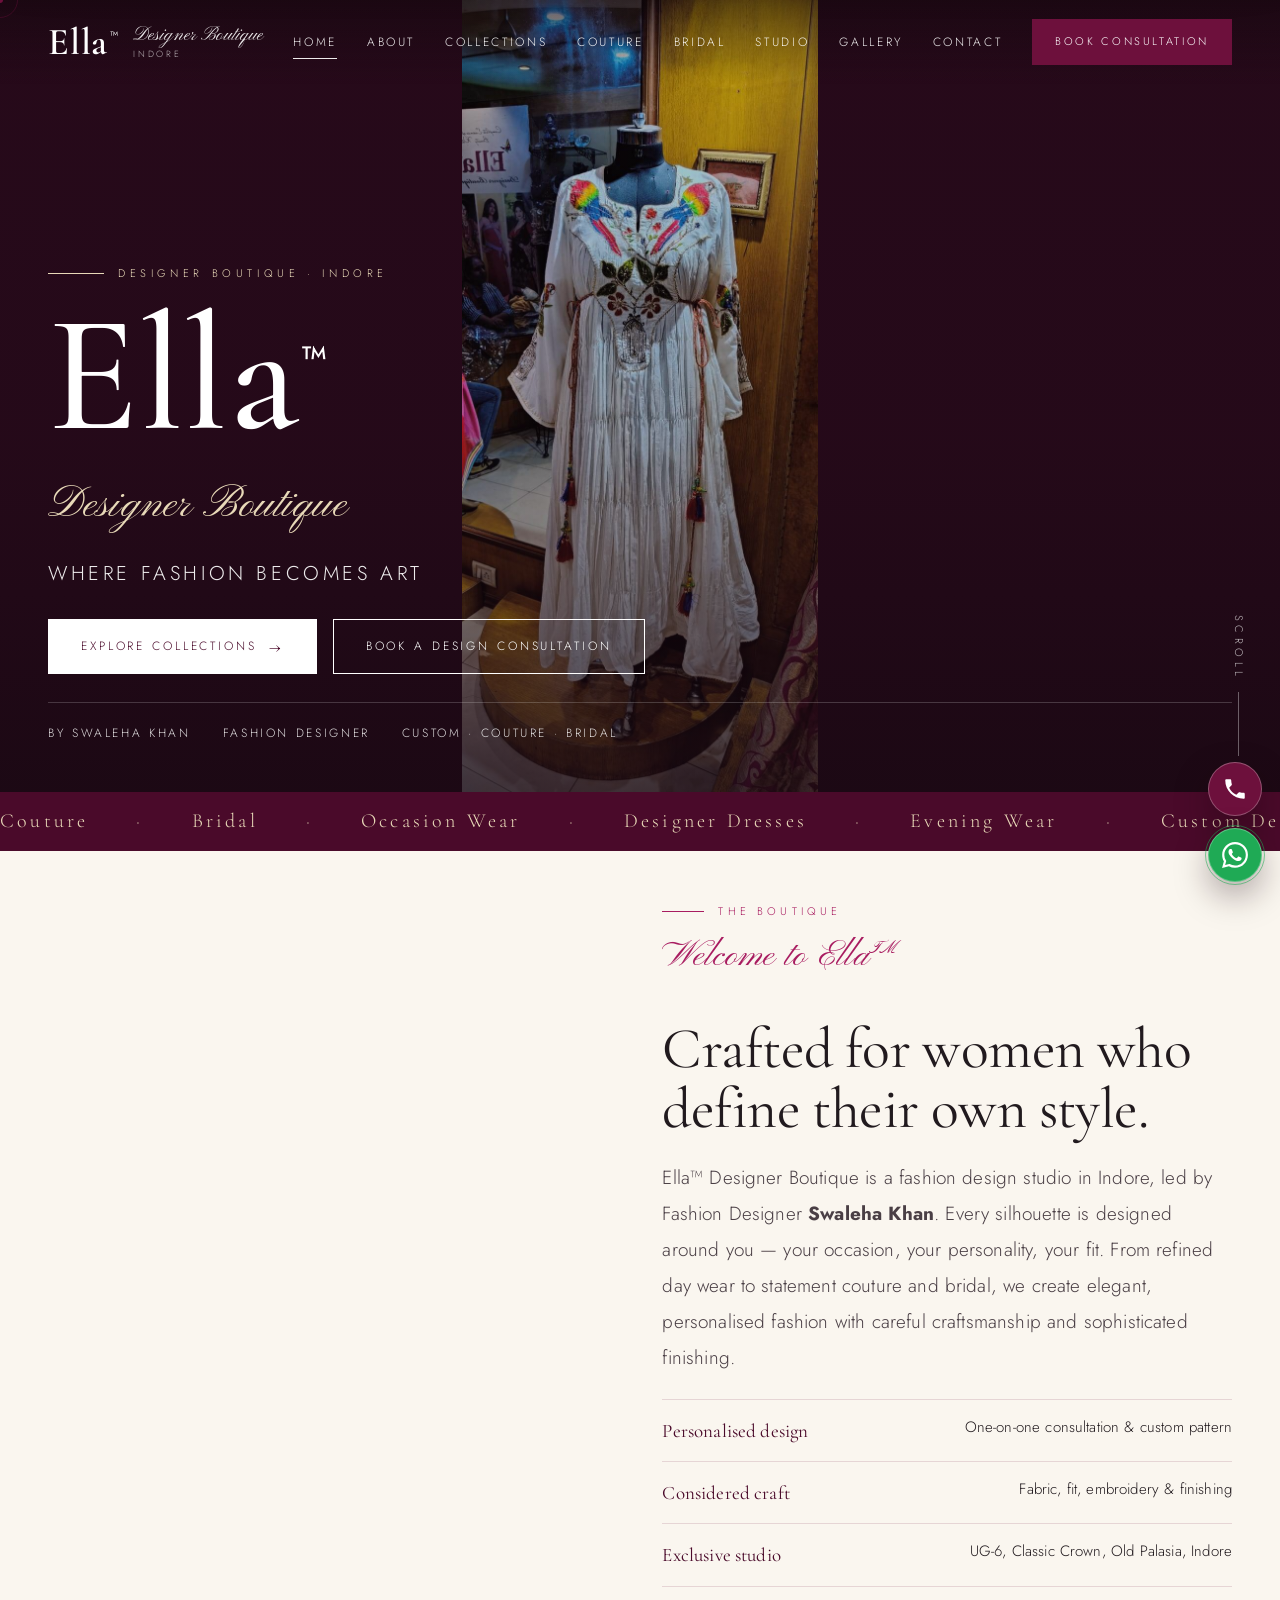
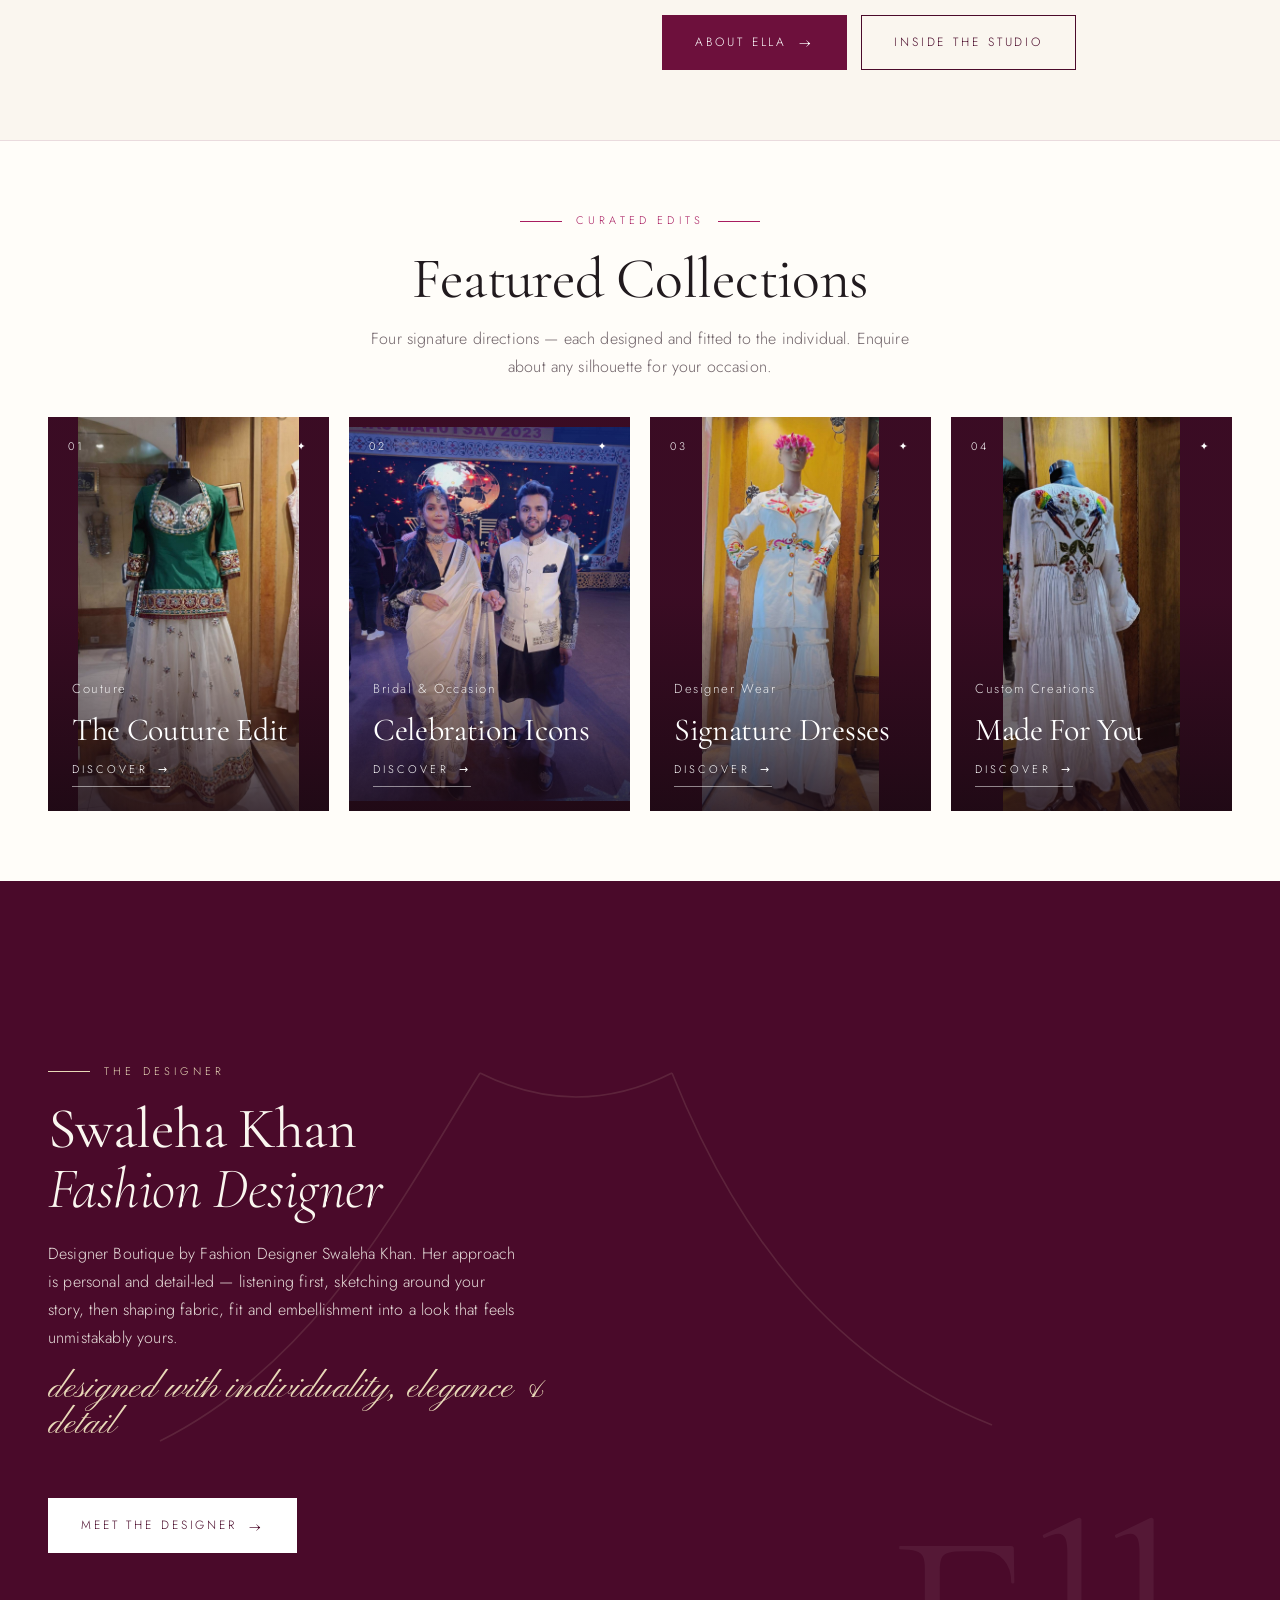
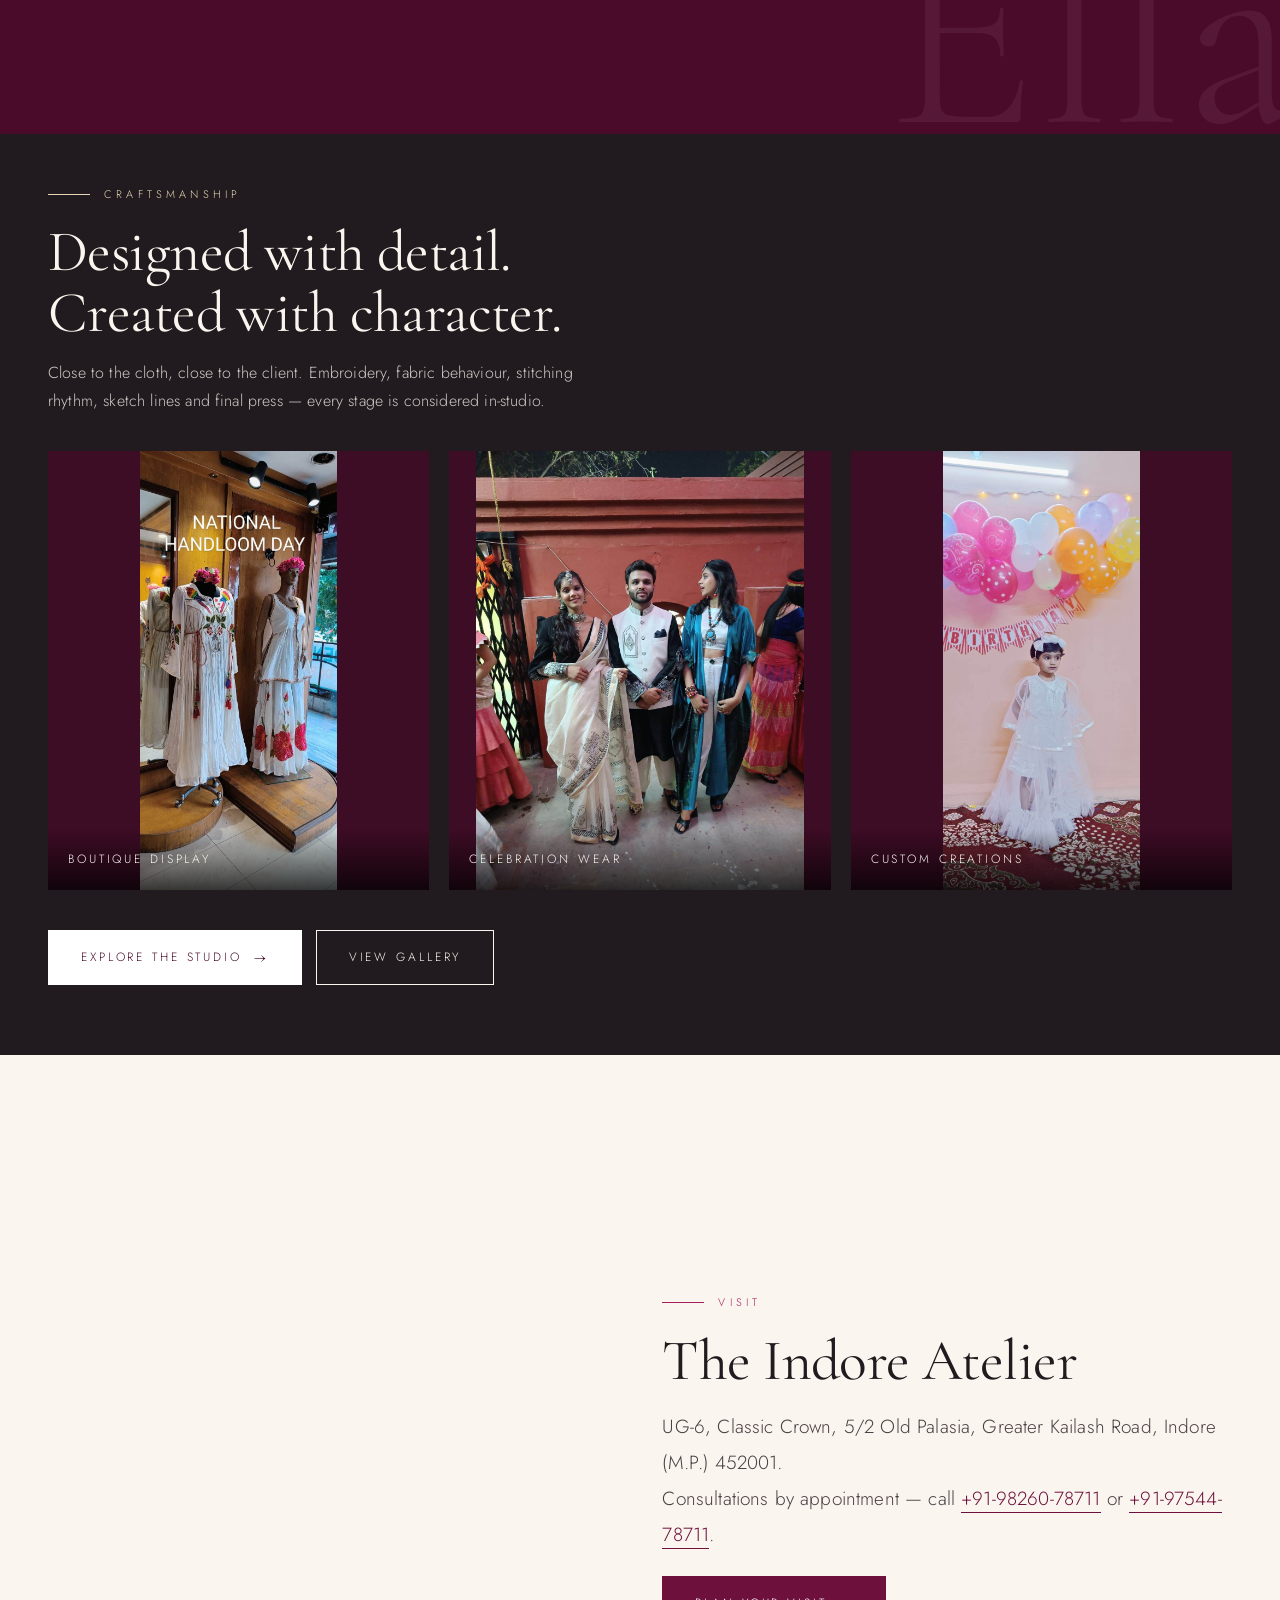
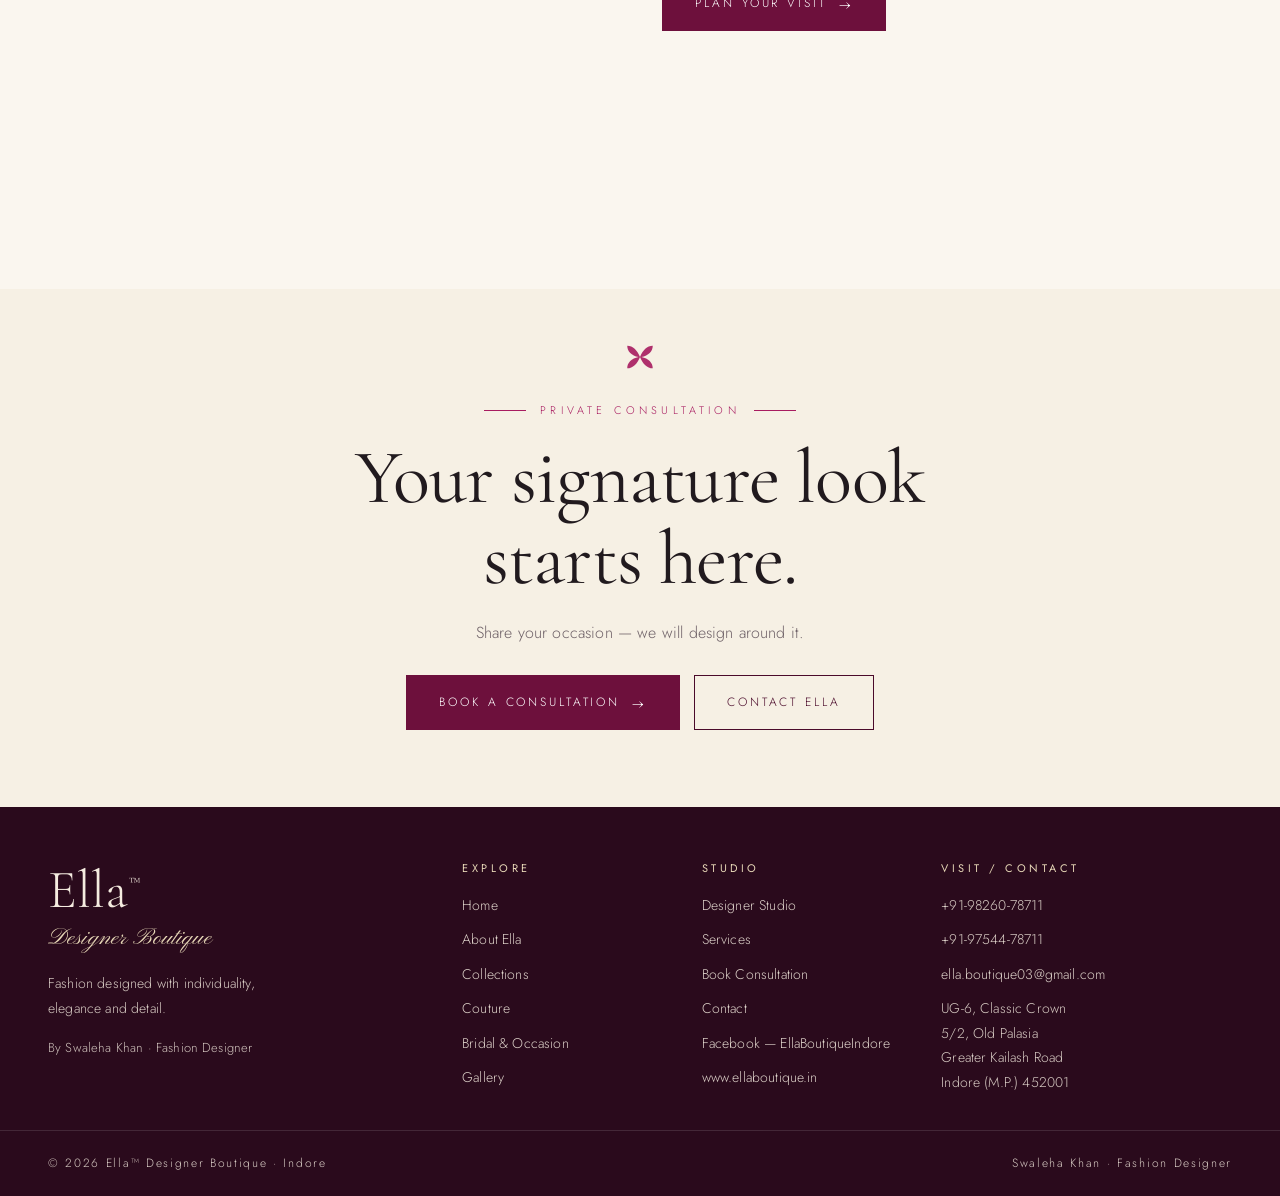
<file: index.html>
<!DOCTYPE html>
<html lang="en">
<head>
<meta charset="UTF-8">
<meta name="viewport" content="width=device-width, initial-scale=1.0">
<title>Ella™ Designer Boutique | Fashion Designer in Indore — Swaleha Khan</title>
<link rel="preload" as="image" href="assets/img/real/ella-parrot-gown.jpg">

<meta name="description" content="Ella™ Designer Boutique in Indore by Fashion Designer Swaleha Khan. Couture, bridal, occasion wear and custom designer wear crafted with individuality, elegance and detail.">
<meta property="og:title" content="Ella™ Designer Boutique — Where Fashion Becomes Art">
<meta property="og:description" content="Designer Boutique in Indore by Swaleha Khan. Couture · Bridal · Occasion · Custom Design.">
<meta property="og:type" content="website">
<meta property="og:image" content="https://www.ellaboutique.in/assets/img/hero-bridal.jpg">
<link rel="icon" href="data:image/svg+xml,<svg xmlns='http://www.w3.org/2000/svg' viewBox='0 0 100 100'><text y='.9em' font-size='90' font-family='Georgia'>E</text></svg>">
<link rel="preconnect" href="https://fonts.googleapis.com">
<link rel="preconnect" href="https://fonts.gstatic.com" crossorigin>
<link href="https://fonts.googleapis.com/css2?family=Cormorant+Garamond:ital,wght@0,300;0,400;0,500;0,600;1,400;1,500&family=Jost:wght@200;300;400;500&family=Pinyon+Script&display=swap" rel="stylesheet">
<link rel="stylesheet" href="assets/css/style.css?v=5">
<script type="application/ld+json">
{"@context":"https://schema.org","@type":"ClothingStore","name":"Ella™ Designer Boutique","founder":{"@type":"Person","name":"Swaleha Khan","jobTitle":"Fashion Designer"},"telephone":"+91-98260-78711","email":"ella.boutique03@gmail.com","address":{"@type":"PostalAddress","streetAddress":"UG-6, Classic Crown, 5/2, Old Palasia, Greater Kailash Road","addressLocality":"Indore","addressRegion":"Madhya Pradesh","postalCode":"452001","addressCountry":"IN"},"url":"https://www.ellaboutique.in","sameAs":["https://www.fb.com/EllaBoutiqueIndore"]}
</script>
</head>
<body>
<a class="skip-link" href="#main">Skip to content</a>
<div id="preloader" aria-hidden="true">
  <svg class="pre-butterfly" viewBox="0 0 24 24" fill="none"><path d="M12 12C10 7 7 4 3 4c0 4 3 7 8 8-5 1-8 4-8 8 4 0 7-3 9-8 2 5 5 8 9 8 0-4-3-7-8-8 5-1 8-4 8-8-4 0-7 3-9 8z" fill="#a81c60" opacity=".85"/></svg>
  <div class="pre-mark">Ella<sup>™</sup></div>
  <div class="pre-sub">Designer Boutique</div>
  <div class="pre-line"><span></span></div>
  <div class="pre-small">Indore · Swaleha Khan</div>
</div>
<div class="cursor-dot" aria-hidden="true"></div><div class="cursor-ring" aria-hidden="true"></div>

<header class="site-header transparent" data-transparent="true">
  <div class="header-inner">
    <a href="index.html" class="brand" aria-label="Ella Designer Boutique home">
      <span class="brand-mark">Ella<sup>™</sup></span>
      <span class="brand-sub"><small>Designer Boutique</small><span>Indore</span></span>
    </a>
    <nav class="nav-desktop" aria-label="Primary">
      <a href="index.html">Home</a><a href="about.html">About</a><a href="collections.html">Collections</a><a href="couture.html">Couture</a><a href="bridal.html">Bridal</a><a href="studio.html">Studio</a><a href="gallery.html">Gallery</a><a href="contact.html">Contact</a>
    </nav>
    <div class="header-cta">
      <a href="contact.html" class="btn btn-solid btn-sm">Book Consultation</a>
      <button class="hamburger" data-open-menu aria-label="Open menu"><span></span><span></span><span></span></button>
    </div>
  </div>
</header>
<nav class="mobile-nav" id="mobileNav" aria-label="Mobile">
  <button class="mobile-close" data-close-menu aria-label="Close menu">✕</button>
  <a class="mlink" href="index.html">Home <small>01</small></a>
  <a class="mlink" href="about.html">About <small>02</small></a>
  <a class="mlink" href="collections.html">Collections <small>03</small></a>
  <a class="mlink" href="couture.html">Couture <small>04</small></a>
  <a class="mlink" href="bridal.html">Bridal <small>05</small></a>
  <a class="mlink" href="studio.html">Studio <small>06</small></a>
  <a class="mlink" href="gallery.html">Gallery <small>07</small></a>
  <a class="mlink" href="services.html">Services <small>08</small></a>
  <a class="mlink" href="contact.html">Contact <small>09</small></a>
  <div class="mobile-meta">Swaleha Khan · Fashion Designer<br>+91-98260-78711 · Indore</div>
</nav>

<main id="main">
<!-- HERO -->
<section class="hero" aria-label="Ella Designer Boutique hero">
  <div class="hero-bg" data-parallax="0.08"><img src="assets/img/real/ella-parrot-gown.jpg" alt="White Ella designer gown with parrot embroidery at the boutique in Indore" loading="eager" fetchpriority="high" decoding="async"></div>
  <div class="hero-veil"></div>
  <div class="hero-content">
    <p class="hero-kicker">Designer Boutique · Indore</p>
    <h1 class="hero-title"><span class="ella">Ella<sup>™</sup></span></h1>
    <p class="hero-sub">Designer Boutique</p>
    <p class="hero-tag">Where Fashion Becomes Art</p>
    <div class="hero-ctas">
      <a href="collections.html" class="btn btn-light">Explore Collections <span class="arr">→</span></a>
      <a href="contact.html" class="btn btn-outline">Book a Design Consultation</a>
    </div>
    <div class="hero-meta"><span>By Swaleha Khan</span><span>Fashion Designer</span><span>Custom · Couture · Bridal</span></div>
  </div>
  <div class="scroll-hint">Scroll</div>
</section>

<div class="marquee" aria-hidden="true"><div class="marquee-track"><span>Couture</span><span>·</span><span>Bridal</span><span>·</span><span>Occasion Wear</span><span>·</span><span>Designer Dresses</span><span>·</span><span>Evening Wear</span><span>·</span><span>Custom Designs</span><span>·</span><span>Couture</span><span>·</span><span>Bridal</span><span>·</span><span>Occasion Wear</span><span>·</span><span>Designer Dresses</span><span>·</span><span>Evening Wear</span><span>·</span><span>Custom Designs</span><span>·</span></div></div>

<!-- INTRO -->
<section class="editorial"><div class="wrap two-col">
  <div class="editorial-img reveal-img">
    <div class="main"><img src="assets/img/real/ella-floral-sharara.jpg" alt="White Ella sharara set with red floral detailing on a boutique mannequin" loading="eager" fetchpriority="high" decoding="async"></div>
    <div class="overlap"><img src="assets/img/real/ella-butterfly-kaftan.jpg" alt="White Ella kaftan with butterfly embroidery detailing" loading="eager" fetchpriority="high" decoding="async"></div>
  </div>
  <div class="reveal">
    <p class="eyebrow">The Boutique</p>
    <p class="script-accent">Welcome to Ella™</p>
    <h2 class="h-section">Crafted for women who define their own style.</h2>
    <p class="lead" style="margin-top:20px">Ella™ Designer Boutique is a fashion design studio in Indore, led by Fashion Designer <strong>Swaleha Khan</strong>. Every silhouette is designed around you — your occasion, your personality, your fit. From refined day wear to statement couture and bridal, we create elegant, personalised fashion with careful craftsmanship and sophisticated finishing.</p>
    <ul class="fine-list">
      <li><strong>Personalised design</strong><span>One-on-one consultation & custom pattern</span></li>
      <li><strong>Considered craft</strong><span>Fabric, fit, embroidery & finishing</span></li>
      <li><strong>Exclusive studio</strong><span>UG-6, Classic Crown, Old Palasia, Indore</span></li>
    </ul>
    <div style="display:flex;gap:14px;flex-wrap:wrap;margin-top:28px">
      <a href="about.html" class="btn btn-solid">About Ella <span class="arr">→</span></a>
      <a href="studio.html" class="btn btn-outline" style="color:var(--wine)">Inside the Studio</a>
    </div>
  </div>
</div></section>

<!-- FEATURED COLLECTIONS -->
<section class="pad" style="background:var(--offwhite);border-top:1px solid var(--line)">
<div class="wrap">
  <p class="eyebrow center">Curated Edits</p>
  <h2 class="h-section center">Featured Collections</h2>
  <p class="center" style="color:#6f6268;max-width:60ch;margin:16px auto 0">Four signature directions — each designed and fitted to the individual. Enquire about any silhouette for your occasion.</p>
  <div class="cards-4 stagger">
    <a class="coll-card" href="couture.html"><img src="assets/img/real/ella-green-lehenga.jpg" alt="Emerald Ella choli with mirror work and embellished white lehenga" loading="lazy" decoding="async"><span class="cc-top"><span>01</span><span>✦</span></span><span class="cc-bottom"><p>Couture</p><h3>The Couture Edit</h3><span class="cc-link">Discover <i>→</i></span></span></a>
    <a class="coll-card" href="bridal.html"><img src="assets/img/real/ella-stage-couple.jpg" alt="Ella designer outfits presented at a fashion showcase" loading="lazy" decoding="async"><span class="cc-top"><span>02</span><span>✦</span></span><span class="cc-bottom"><p>Bridal & Occasion</p><h3>Celebration Icons</h3><span class="cc-link">Discover <i>→</i></span></span></a>
    <a class="coll-card" href="collections.html"><img src="assets/img/real/ella-sharara-white.jpg" alt="White Ella jacket-style outfit with colourful embroidery and sharara" loading="lazy" decoding="async"><span class="cc-top"><span>03</span><span>✦</span></span><span class="cc-bottom"><p>Designer Wear</p><h3>Signature Dresses</h3><span class="cc-link">Discover <i>→</i></span></span></a>
    <a class="coll-card" href="services.html"><img src="assets/img/real/ella-parrot-back.jpg" alt="Hand-embroidered back detailing of an Ella designer gown" loading="lazy" decoding="async"><span class="cc-top"><span>04</span><span>✦</span></span><span class="cc-bottom"><p>Custom Creations</p><h3>Made For You</h3><span class="cc-link">Discover <i>→</i></span></span></a>
  </div>
</div>
</section>

<!-- DESIGNER -->
<section class="band-wine">
<svg class="sketch-lines" viewBox="0 0 800 400" fill="none" stroke="#e8d9b8" stroke-width="1"><path d="M100 350 C 200 300, 250 200, 300 120 M300 120 C 340 140, 380 140, 420 120 M420 120 C 460 220, 520 300, 620 340"/></svg>
<div class="wrap two-col">
  <div class="reveal">
    <p class="eyebrow light">The Designer</p>
    <h2 class="h-section">Swaleha Khan<br><span style="font-style:italic;font-weight:300">Fashion Designer</span></h2>
    <p style="opacity:.9;margin-top:20px;max-width:52ch">Designer Boutique by Fashion Designer Swaleha Khan. Her approach is personal and detail-led — listening first, sketching around your story, then shaping fabric, fit and embellishment into a look that feels unmistakably yours.</p>
    <p class="script-accent" style="color:var(--gold-light)">designed with individuality, elegance & detail</p>
    <a href="about.html" class="btn btn-light" style="margin-top:12px">Meet the Designer <span class="arr">→</span></a>
  </div>
  <div class="reveal-img"><div class="img-frame img-ratio-45"><img src="assets/img/real/ella-stage-trio.jpg" alt="Ella designer creations presented on stage at a fashion event" loading="lazy" decoding="async"></div></div>
</div>
</section>

<!-- CRAFTSMANSHIP -->
<section class="craft">
<div class="wrap">
  <p class="eyebrow light">Craftsmanship</p>
  <h2 class="h-section">Designed with detail.<br>Created with character.</h2>
  <p style="opacity:.8;max-width:62ch;margin-top:16px">Close to the cloth, close to the client. Embroidery, fabric behaviour, stitching rhythm, sketch lines and final press — every stage is considered in-studio.</p>
  <div class="craft-grid stagger">
    <figure class="craft-item" style="margin:0"><img src="assets/img/real/ella-boutique-display.jpg" alt="Handcrafted Ella outfits on display inside the boutique" loading="lazy" decoding="async"><figcaption>Boutique Display</figcaption></figure>
    <figure class="craft-item" style="margin:0"><img src="assets/img/real/ella-celebration-group.jpg" alt="Ella designer saree, Nehru jacket and cape set worn at a celebration" loading="lazy" decoding="async"><figcaption>Celebration Wear</figcaption></figure>
    <figure class="craft-item" style="margin:0"><img src="assets/img/real/ella-kids-gown.jpg" alt="Custom white Ella gown worn at a birthday celebration" loading="lazy" decoding="async"><figcaption>Custom Creations</figcaption></figure>
  </div>
  <div style="margin-top:40px;display:flex;gap:14px;flex-wrap:wrap">
    <a href="studio.html" class="btn btn-light">Explore the Studio <span class="arr">→</span></a>
    <a href="gallery.html" class="btn btn-outline">View Gallery</a>
  </div>
</div>
</section>

<!-- VISIT -->
<section class="editorial"><div class="wrap two-col">
  <div class="reveal-img"><div class="img-frame img-ratio-45"><img src="assets/img/real/ella-storefront.jpg" alt="Ella Designer Boutique storefront in Indore" loading="lazy" decoding="async"></div></div>
  <div class="reveal">
    <p class="eyebrow">Visit</p>
    <h2 class="h-section">The Indore Atelier</h2>
    <p class="lead" style="margin-top:18px">UG-6, Classic Crown, 5/2 Old Palasia, Greater Kailash Road, Indore (M.P.) 452001.<br>Consultations by appointment — call <a href="tel:+919826078711" style="color:var(--burgundy);border-bottom:1px solid">+91-98260-78711</a> or <a href="tel:+919754478711" style="color:var(--burgundy);border-bottom:1px solid">+91-97544-78711</a>.</p>
    <a href="contact.html" class="btn btn-solid">Plan Your Visit <span class="arr">→</span></a>
  </div>
</div></section>

<!-- FINAL CTA -->
<section class="final-cta">
  <div class="wrap">
    <svg class="butterfly-deco" viewBox="0 0 24 24" fill="none"><path d="M12 12C10 7 7 4 3 4c0 4 3 7 8 8-5 1-8 4-8 8 4 0 7-3 9-8 2 5 5 8 9 8 0-4-3-7-8-8 5-1 8-4 8-8-4 0-7 3-9 8z" fill="#a81c60"/></svg>
    <p class="eyebrow center">Private Consultation</p>
    <h2>Your signature look starts here.</h2>
    <p style="color:#6f6268">Share your occasion — we will design around it.</p>
    <div style="display:flex;gap:14px;justify-content:center;flex-wrap:wrap;margin-top:28px">
      <a href="contact.html" class="btn btn-solid">Book a Consultation <span class="arr">→</span></a>
      <a href="contact.html" class="btn btn-outline" style="color:var(--wine)">Contact Ella</a>
    </div>
  </div>
</section>
</main>

<footer>
  <div class="foot-grid">
    <div><div class="foot-brand">Ella<sup>™</sup></div><div class="foot-script">Designer Boutique</div><p class="foot-tag">Fashion designed with individuality, elegance and detail.</p><p style="font-size:13px;opacity:.8;margin-top:16px">By Swaleha Khan · Fashion Designer</p></div>
    <div><h4>Explore</h4><ul><li><a href="index.html">Home</a></li><li><a href="about.html">About Ella</a></li><li><a href="collections.html">Collections</a></li><li><a href="couture.html">Couture</a></li><li><a href="bridal.html">Bridal & Occasion</a></li><li><a href="gallery.html">Gallery</a></li></ul></div>
    <div><h4>Studio</h4><ul><li><a href="studio.html">Designer Studio</a></li><li><a href="services.html">Services</a></li><li><a href="contact.html">Book Consultation</a></li><li><a href="contact.html">Contact</a></li><li><a href="https://www.fb.com/EllaBoutiqueIndore" target="_blank" rel="noopener">Facebook — EllaBoutiqueIndore</a></li><li><a href="https://www.ellaboutique.in" target="_blank" rel="noopener">www.ellaboutique.in</a></li></ul></div>
    <div><h4>Visit / Contact</h4><ul><li><a href="tel:+919826078711">+91-98260-78711</a></li><li><a href="tel:+919754478711">+91-97544-78711</a></li><li><a href="mailto:ella.boutique03@gmail.com">ella.boutique03@gmail.com</a></li><li style="opacity:.85">UG-6, Classic Crown<br>5/2, Old Palasia<br>Greater Kailash Road<br>Indore (M.P.) 452001</li></ul></div>
  </div>
  <div class="foot-bottom"><span>© <span id="yr"></span> Ella™ Designer Boutique · Indore</span><span>Swaleha Khan · Fashion Designer</span></div>
</footer>
<div class="float-cta" aria-label="Quick contact">
  <a class="float-btn float-call" href="tel:+919826078711" aria-label="Call Ella Boutique at +91-98260-78711"><svg viewBox="0 0 24 24" aria-hidden="true"><path d="M6.62 10.79c1.44 2.83 3.76 5.14 6.59 6.59l2.2-2.2c.27-.27.67-.36 1.02-.24 1.12.37 2.33.57 3.57.57.55 0 1 .45 1 1V20c0 .55-.45 1-1 1-9.39 0-17-7.61-17-17 0-.55.45-1 1-1h3.5c.55 0 1 .45 1 1 0 1.25.2 2.45.57 3.57.11.35.03.74-.25 1.02l-2.2 2.2z"/></svg><span class="float-tip">Call Now</span></a>
  <a class="float-btn float-wa" href="https://wa.me/919826078711?text=Hello%20Ella%20Designer%20Boutique%2C%20I%20would%20like%20to%20book%20a%20design%20consultation." target="_blank" rel="noopener" aria-label="Chat with Ella Boutique on WhatsApp"><svg viewBox="0 0 24 24" aria-hidden="true"><path d="M17.472 14.382c-.297-.149-1.758-.867-2.03-.967-.273-.099-.471-.148-.67.15-.197.297-.767.966-.94 1.164-.173.199-.347.223-.644.075-.297-.15-1.255-.463-2.39-1.475-.883-.788-1.48-1.761-1.653-2.059-.173-.297-.018-.458.13-.606.134-.133.298-.347.446-.52.149-.174.198-.298.298-.497.099-.198.05-.371-.025-.52-.075-.149-.669-1.612-.916-2.207-.242-.579-.487-.5-.669-.51-.173-.008-.371-.01-.57-.01-.198 0-.52.074-.792.372-.272.297-1.04 1.016-1.04 2.479 0 1.462 1.065 2.875 1.213 3.074.149.198 2.096 3.2 5.077 4.487.709.306 1.262.489 1.694.625.712.227 1.36.195 1.871.118.571-.085 1.758-.719 2.006-1.413.248-.694.248-1.289.173-1.413-.074-.124-.272-.198-.57-.347m-5.421 7.403h-.004a9.87 9.87 0 0 1-5.031-1.378l-.361-.214-3.741.982.998-3.648-.235-.374a9.86 9.86 0 0 1-1.51-5.26c.001-5.45 4.436-9.884 9.888-9.884 2.64 0 5.122 1.03 6.988 2.898a9.825 9.825 0 0 1 2.893 6.994c-.003 5.45-4.437 9.884-9.885 9.884m8.413-18.297A11.815 11.815 0 0 0 12.05 0C5.495 0 .16 5.335.157 11.892c0 2.096.547 4.142 1.588 5.945L.057 24l6.305-1.654a11.882 11.882 0 0 0 5.683 1.448h.005c6.554 0 11.89-5.335 11.893-11.893a11.821 11.821 0 0 0-3.48-8.413z"/></svg><span class="float-tip">WhatsApp</span></a>
</div>
<script src="assets/js/main.js?v=5" defer></script>
</body>
</html>
</file>
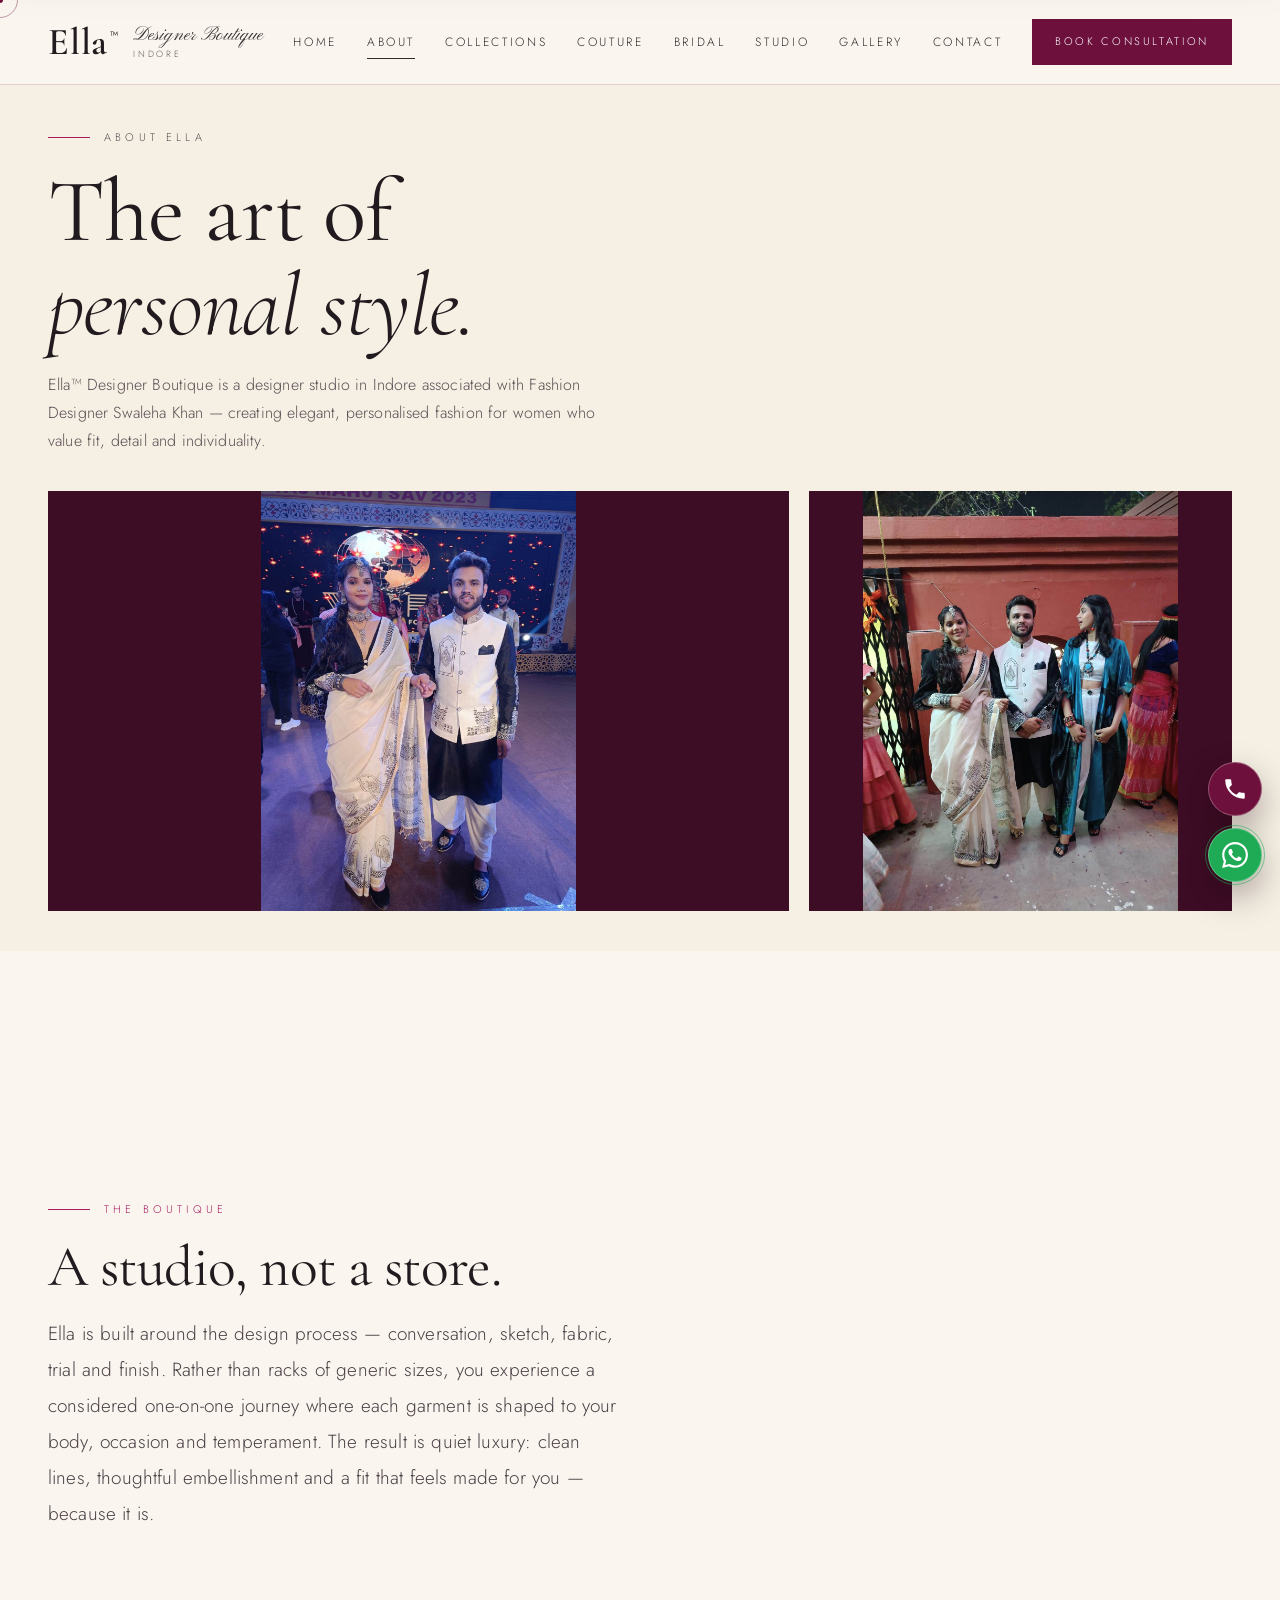
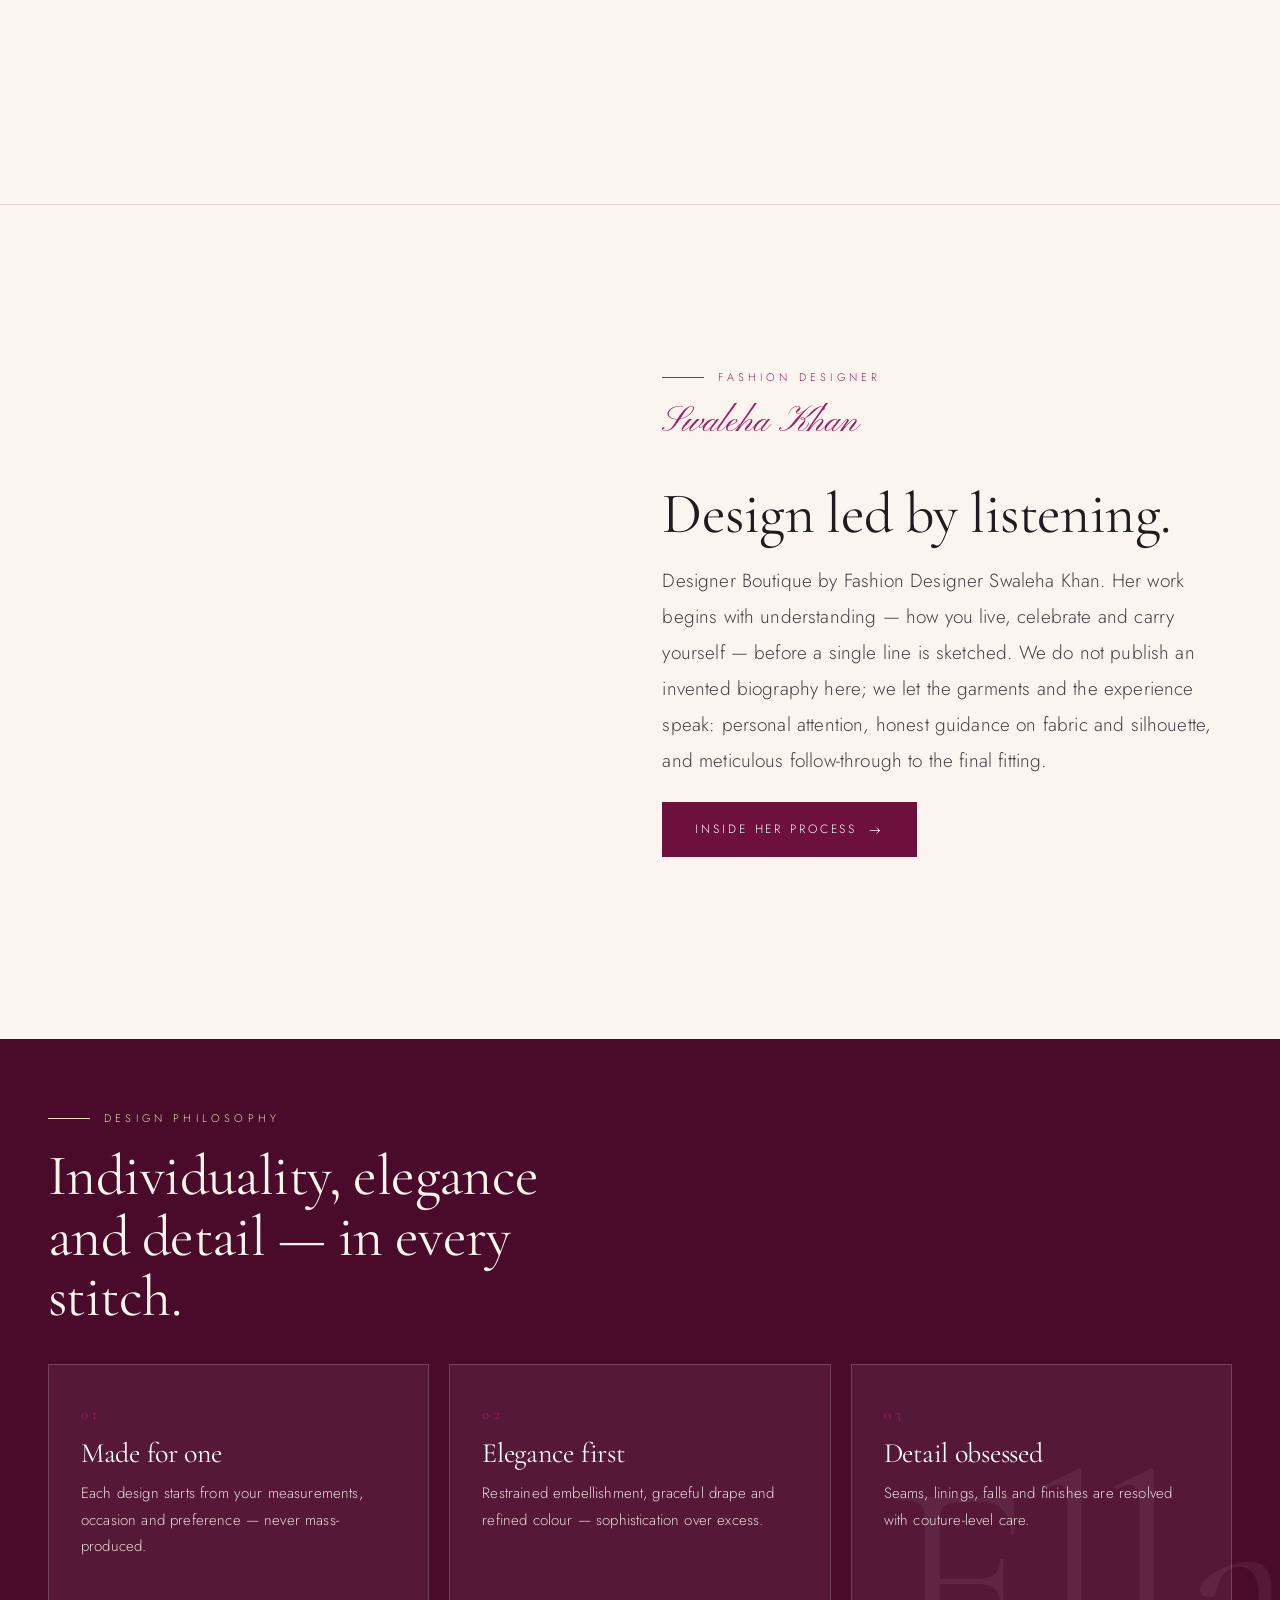
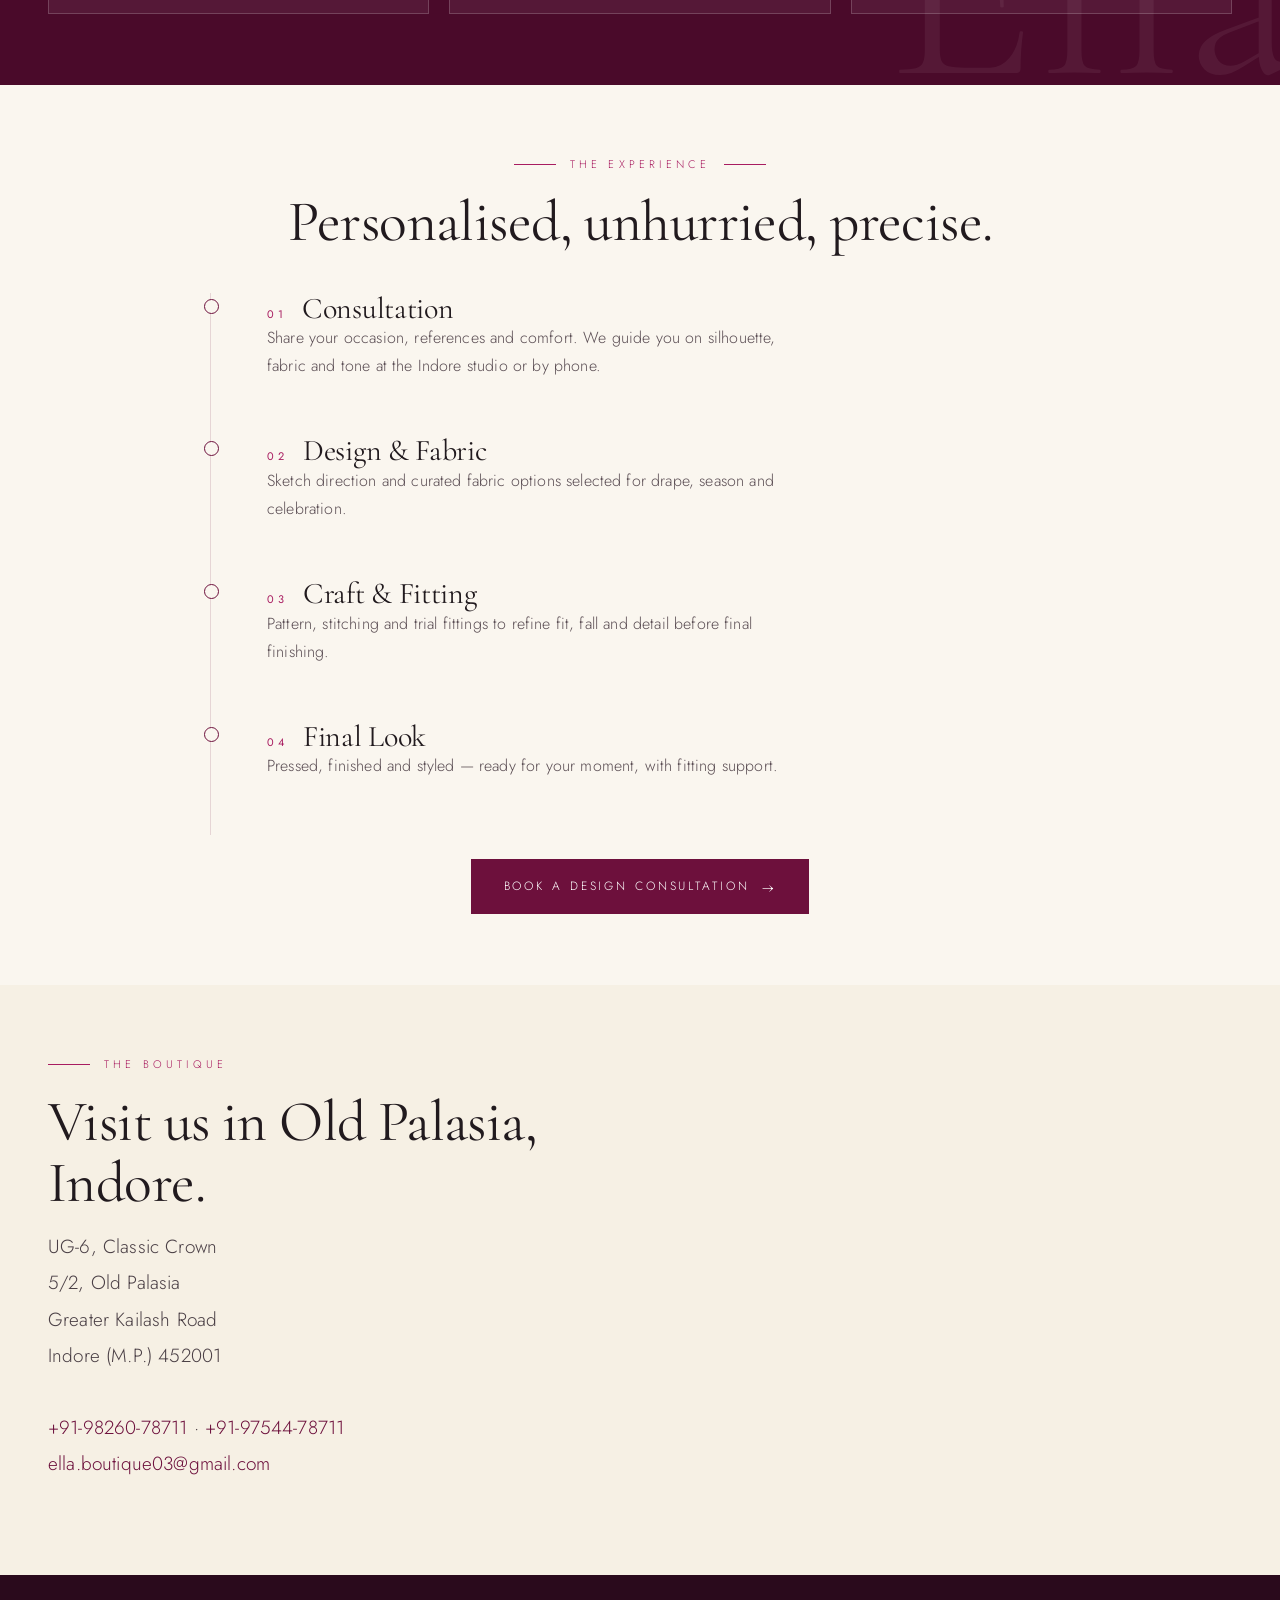
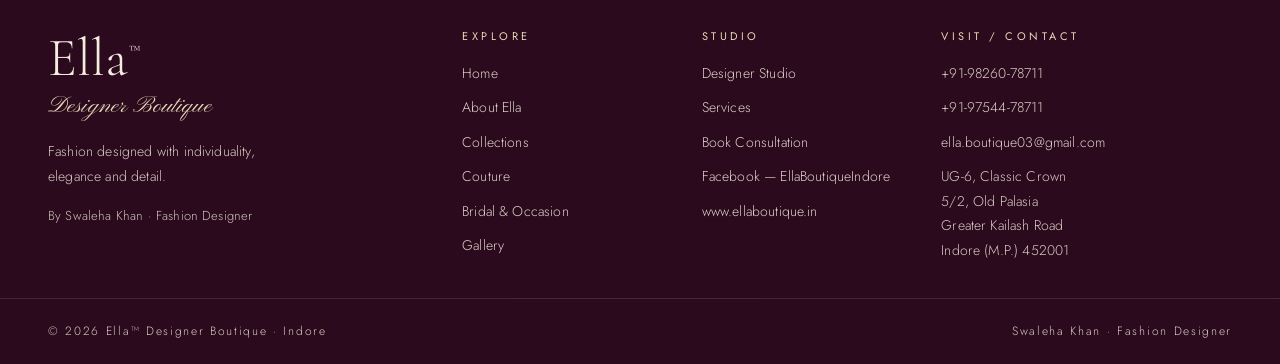
<file: about.html>
<!DOCTYPE html>
<html lang="en">
<head>
<meta charset="UTF-8"><meta name="viewport" content="width=device-width, initial-scale=1.0">
<title>About Ella™ | Designer Boutique in Indore — Swaleha Khan</title>
<link rel="preload" as="image" href="assets/img/real/ella-stage-couple.jpg">

<meta name="description" content="About Ella™ Designer Boutique — a personalised fashion design studio in Indore by Fashion Designer Swaleha Khan. Design philosophy, experience and the boutique.">
<meta property="og:title" content="About Ella™ Designer Boutique">
<meta property="og:description" content="The art of personal style — by Swaleha Khan, Indore.">
<meta property="og:type" content="website">
<link rel="icon" href="data:image/svg+xml,<svg xmlns='http://www.w3.org/2000/svg' viewBox='0 0 100 100'><text y='.9em' font-size='90' font-family='Georgia'>E</text></svg>">
<link rel="preconnect" href="https://fonts.googleapis.com"><link rel="preconnect" href="https://fonts.gstatic.com" crossorigin>
<link href="https://fonts.googleapis.com/css2?family=Cormorant+Garamond:ital,wght@0,300;0,400;0,500;0,600;1,400;1,500&family=Jost:wght@200;300;400;500&family=Pinyon+Script&display=swap" rel="stylesheet">
<link rel="stylesheet" href="assets/css/style.css?v=5">
</head>
<body>
<a class="skip-link" href="#main">Skip to content</a>
<div id="preloader" aria-hidden="true"><div class="pre-mark">Ella<sup>™</sup></div><div class="pre-sub">Designer Boutique</div><div class="pre-line"><span></span></div><div class="pre-small">The Art of Personal Style</div></div>
<div class="cursor-dot"></div><div class="cursor-ring"></div>
<header class="site-header solid"><div class="header-inner">
<a href="index.html" class="brand"><span class="brand-mark">Ella<sup>™</sup></span><span class="brand-sub"><small>Designer Boutique</small><span>Indore</span></span></a>
<nav class="nav-desktop" aria-label="Primary"><a href="index.html">Home</a><a href="about.html">About</a><a href="collections.html">Collections</a><a href="couture.html">Couture</a><a href="bridal.html">Bridal</a><a href="studio.html">Studio</a><a href="gallery.html">Gallery</a><a href="contact.html">Contact</a></nav>
<div class="header-cta"><a href="contact.html" class="btn btn-solid btn-sm">Book Consultation</a><button class="hamburger" data-open-menu aria-label="Open menu"><span></span><span></span><span></span></button></div>
</div></header>
<nav class="mobile-nav" id="mobileNav" aria-label="Mobile"><button class="mobile-close" data-close-menu aria-label="Close menu">✕</button>
<a class="mlink" href="index.html">Home <small>01</small></a><a class="mlink" href="about.html">About <small>02</small></a><a class="mlink" href="collections.html">Collections <small>03</small></a><a class="mlink" href="couture.html">Couture <small>04</small></a><a class="mlink" href="bridal.html">Bridal <small>05</small></a><a class="mlink" href="studio.html">Studio <small>06</small></a><a class="mlink" href="gallery.html">Gallery <small>07</small></a><a class="mlink" href="services.html">Services <small>08</small></a><a class="mlink" href="contact.html">Contact <small>09</small></a>
<div class="mobile-meta">Swaleha Khan · Fashion Designer<br>+91-98260-78711 · Indore</div></nav>

<main id="main">
<section class="page-hero"><div class="wrap">
<p class="eyebrow">About Ella</p>
<h1>The art of<br><em style="font-weight:300">personal style.</em></h1>
<p style="margin-top:18px">Ella™ Designer Boutique is a designer studio in Indore associated with Fashion Designer Swaleha Khan — creating elegant, personalised fashion for women who value fit, detail and individuality.</p>
<div class="page-hero-img"><img src="assets/img/real/ella-stage-couple.jpg" alt="Ella designer outfits presented at a fashion showcase event" loading="eager" fetchpriority="high" decoding="async"><img src="assets/img/real/ella-celebration-group.jpg" alt="Ella designer outfits worn at a festive celebration" loading="eager" fetchpriority="high" decoding="async"></div>
</div></section>

<section class="editorial"><div class="wrap two-col">
<div class="reveal"><p class="eyebrow">The Boutique</p><h2 class="h-section">A studio, not a store.</h2><p class="lead" style="margin-top:18px">Ella is built around the design process — conversation, sketch, fabric, trial and finish. Rather than racks of generic sizes, you experience a considered one-on-one journey where each garment is shaped to your body, occasion and temperament. The result is quiet luxury: clean lines, thoughtful embellishment and a fit that feels made for you — because it is.</p></div>
<div class="reveal-img"><div class="img-frame img-ratio-45"><img src="assets/img/real/ella-boutique-display.jpg" alt="Handcrafted Ella outfits displayed inside the boutique" loading="lazy" decoding="async"></div></div>
</div></section>

<div class="divider"></div>

<section class="editorial"><div class="wrap two-col">
<div class="reveal-img"><div class="img-frame img-ratio-45"><img src="assets/img/real/ella-stage-trio.jpg" alt="Ella designer creations presented on stage at a fashion event" loading="lazy" decoding="async"></div></div>
<div class="reveal"><p class="eyebrow">Fashion Designer</p><p class="script-accent">Swaleha Khan</p><h2 class="h-section">Design led by listening.</h2><p class="lead" style="margin-top:18px">Designer Boutique by Fashion Designer Swaleha Khan. Her work begins with understanding — how you live, celebrate and carry yourself — before a single line is sketched. We do not publish an invented biography here; we let the garments and the experience speak: personal attention, honest guidance on fabric and silhouette, and meticulous follow-through to the final fitting.</p><a href="studio.html" class="btn btn-solid">Inside Her Process <span class="arr">→</span></a></div>
</div></section>

<section class="band-wine"><div class="wrap">
<p class="eyebrow light">Design Philosophy</p>
<h2 class="h-section" style="max-width:20ch">Individuality, elegance and detail — in every stitch.</h2>
<div class="svc-grid">
<div class="svc" style="background:rgba(255,255,255,.06);border-color:rgba(255,255,255,.18)"><div class="svc-num">01</div><h3 style="color:#fff">Made for one</h3><p style="color:#e9d9d9">Each design starts from your measurements, occasion and preference — never mass-produced.</p></div>
<div class="svc" style="background:rgba(255,255,255,.06);border-color:rgba(255,255,255,.18)"><div class="svc-num">02</div><h3 style="color:#fff">Elegance first</h3><p style="color:#e9d9d9">Restrained embellishment, graceful drape and refined colour — sophistication over excess.</p></div>
<div class="svc" style="background:rgba(255,255,255,.06);border-color:rgba(255,255,255,.18)"><div class="svc-num">03</div><h3 style="color:#fff">Detail obsessed</h3><p style="color:#e9d9d9">Seams, linings, falls and finishes are resolved with couture-level care.</p></div>
</div>
</div></section>

<section class="editorial"><div class="wrap">
<p class="eyebrow center">The Experience</p>
<h2 class="h-section center">Personalised, unhurried, precise.</h2>
<div class="timeline">
<div class="t-step reveal"><h3><span>01</span> Consultation</h3><p>Share your occasion, references and comfort. We guide you on silhouette, fabric and tone at the Indore studio or by phone.</p></div>
<div class="t-step reveal"><h3><span>02</span> Design & Fabric</h3><p>Sketch direction and curated fabric options selected for drape, season and celebration.</p></div>
<div class="t-step reveal"><h3><span>03</span> Craft & Fitting</h3><p>Pattern, stitching and trial fittings to refine fit, fall and detail before final finishing.</p></div>
<div class="t-step reveal"><h3><span>04</span> Final Look</h3><p>Pressed, finished and styled — ready for your moment, with fitting support.</p></div>
</div>
<div class="center" style="margin-top:24px"><a href="contact.html" class="btn btn-solid">Book a Design Consultation <span class="arr">→</span></a></div>
</div></section>

<section class="pad" style="background:var(--cream)"><div class="wrap two-col">
<div class="reveal"><p class="eyebrow">The Boutique</p><h2 class="h-section">Visit us in Old Palasia, Indore.</h2><p class="lead" style="margin-top:16px">UG-6, Classic Crown<br>5/2, Old Palasia<br>Greater Kailash Road<br>Indore (M.P.) 452001<br><br><a href="tel:+919826078711" style="color:var(--burgundy)">+91-98260-78711</a> · <a href="tel:+919754478711" style="color:var(--burgundy)">+91-97544-78711</a><br><a href="mailto:ella.boutique03@gmail.com" style="color:var(--burgundy)">ella.boutique03@gmail.com</a></p></div>
<div class="reveal-img"><div class="img-frame img-ratio-169" style="aspect-ratio:4/3"><img src="assets/img/real/ella-storefront.jpg" alt="Ella Designer Boutique storefront in Old Palasia, Indore" loading="lazy" decoding="async"></div></div>
</div></section>
</main>

<footer><div class="foot-grid"><div><div class="foot-brand">Ella<sup>™</sup></div><div class="foot-script">Designer Boutique</div><p class="foot-tag">Fashion designed with individuality, elegance and detail.</p><p style="font-size:13px;opacity:.8;margin-top:16px">By Swaleha Khan · Fashion Designer</p></div><div><h4>Explore</h4><ul><li><a href="index.html">Home</a></li><li><a href="about.html">About Ella</a></li><li><a href="collections.html">Collections</a></li><li><a href="couture.html">Couture</a></li><li><a href="bridal.html">Bridal & Occasion</a></li><li><a href="gallery.html">Gallery</a></li></ul></div><div><h4>Studio</h4><ul><li><a href="studio.html">Designer Studio</a></li><li><a href="services.html">Services</a></li><li><a href="contact.html">Book Consultation</a></li><li><a href="https://www.fb.com/EllaBoutiqueIndore" target="_blank" rel="noopener">Facebook — EllaBoutiqueIndore</a></li><li><a href="https://www.ellaboutique.in" target="_blank" rel="noopener">www.ellaboutique.in</a></li></ul></div><div><h4>Visit / Contact</h4><ul><li><a href="tel:+919826078711">+91-98260-78711</a></li><li><a href="tel:+919754478711">+91-97544-78711</a></li><li><a href="mailto:ella.boutique03@gmail.com">ella.boutique03@gmail.com</a></li><li style="opacity:.85">UG-6, Classic Crown<br>5/2, Old Palasia<br>Greater Kailash Road<br>Indore (M.P.) 452001</li></ul></div></div><div class="foot-bottom"><span>© <span id="yr"></span> Ella™ Designer Boutique · Indore</span><span>Swaleha Khan · Fashion Designer</span></div></footer>
<div class="float-cta" aria-label="Quick contact">
  <a class="float-btn float-call" href="tel:+919826078711" aria-label="Call Ella Boutique at +91-98260-78711"><svg viewBox="0 0 24 24" aria-hidden="true"><path d="M6.62 10.79c1.44 2.83 3.76 5.14 6.59 6.59l2.2-2.2c.27-.27.67-.36 1.02-.24 1.12.37 2.33.57 3.57.57.55 0 1 .45 1 1V20c0 .55-.45 1-1 1-9.39 0-17-7.61-17-17 0-.55.45-1 1-1h3.5c.55 0 1 .45 1 1 0 1.25.2 2.45.57 3.57.11.35.03.74-.25 1.02l-2.2 2.2z"/></svg><span class="float-tip">Call Now</span></a>
  <a class="float-btn float-wa" href="https://wa.me/919826078711?text=Hello%20Ella%20Designer%20Boutique%2C%20I%20would%20like%20to%20book%20a%20design%20consultation." target="_blank" rel="noopener" aria-label="Chat with Ella Boutique on WhatsApp"><svg viewBox="0 0 24 24" aria-hidden="true"><path d="M17.472 14.382c-.297-.149-1.758-.867-2.03-.967-.273-.099-.471-.148-.67.15-.197.297-.767.966-.94 1.164-.173.199-.347.223-.644.075-.297-.15-1.255-.463-2.39-1.475-.883-.788-1.48-1.761-1.653-2.059-.173-.297-.018-.458.13-.606.134-.133.298-.347.446-.52.149-.174.198-.298.298-.497.099-.198.05-.371-.025-.52-.075-.149-.669-1.612-.916-2.207-.242-.579-.487-.5-.669-.51-.173-.008-.371-.01-.57-.01-.198 0-.52.074-.792.372-.272.297-1.04 1.016-1.04 2.479 0 1.462 1.065 2.875 1.213 3.074.149.198 2.096 3.2 5.077 4.487.709.306 1.262.489 1.694.625.712.227 1.36.195 1.871.118.571-.085 1.758-.719 2.006-1.413.248-.694.248-1.289.173-1.413-.074-.124-.272-.198-.57-.347m-5.421 7.403h-.004a9.87 9.87 0 0 1-5.031-1.378l-.361-.214-3.741.982.998-3.648-.235-.374a9.86 9.86 0 0 1-1.51-5.26c.001-5.45 4.436-9.884 9.888-9.884 2.64 0 5.122 1.03 6.988 2.898a9.825 9.825 0 0 1 2.893 6.994c-.003 5.45-4.437 9.884-9.885 9.884m8.413-18.297A11.815 11.815 0 0 0 12.05 0C5.495 0 .16 5.335.157 11.892c0 2.096.547 4.142 1.588 5.945L.057 24l6.305-1.654a11.882 11.882 0 0 0 5.683 1.448h.005c6.554 0 11.89-5.335 11.893-11.893a11.821 11.821 0 0 0-3.48-8.413z"/></svg><span class="float-tip">WhatsApp</span></a>
</div>
<script src="assets/js/main.js?v=5" defer></script>
</body>
</html>
</file>
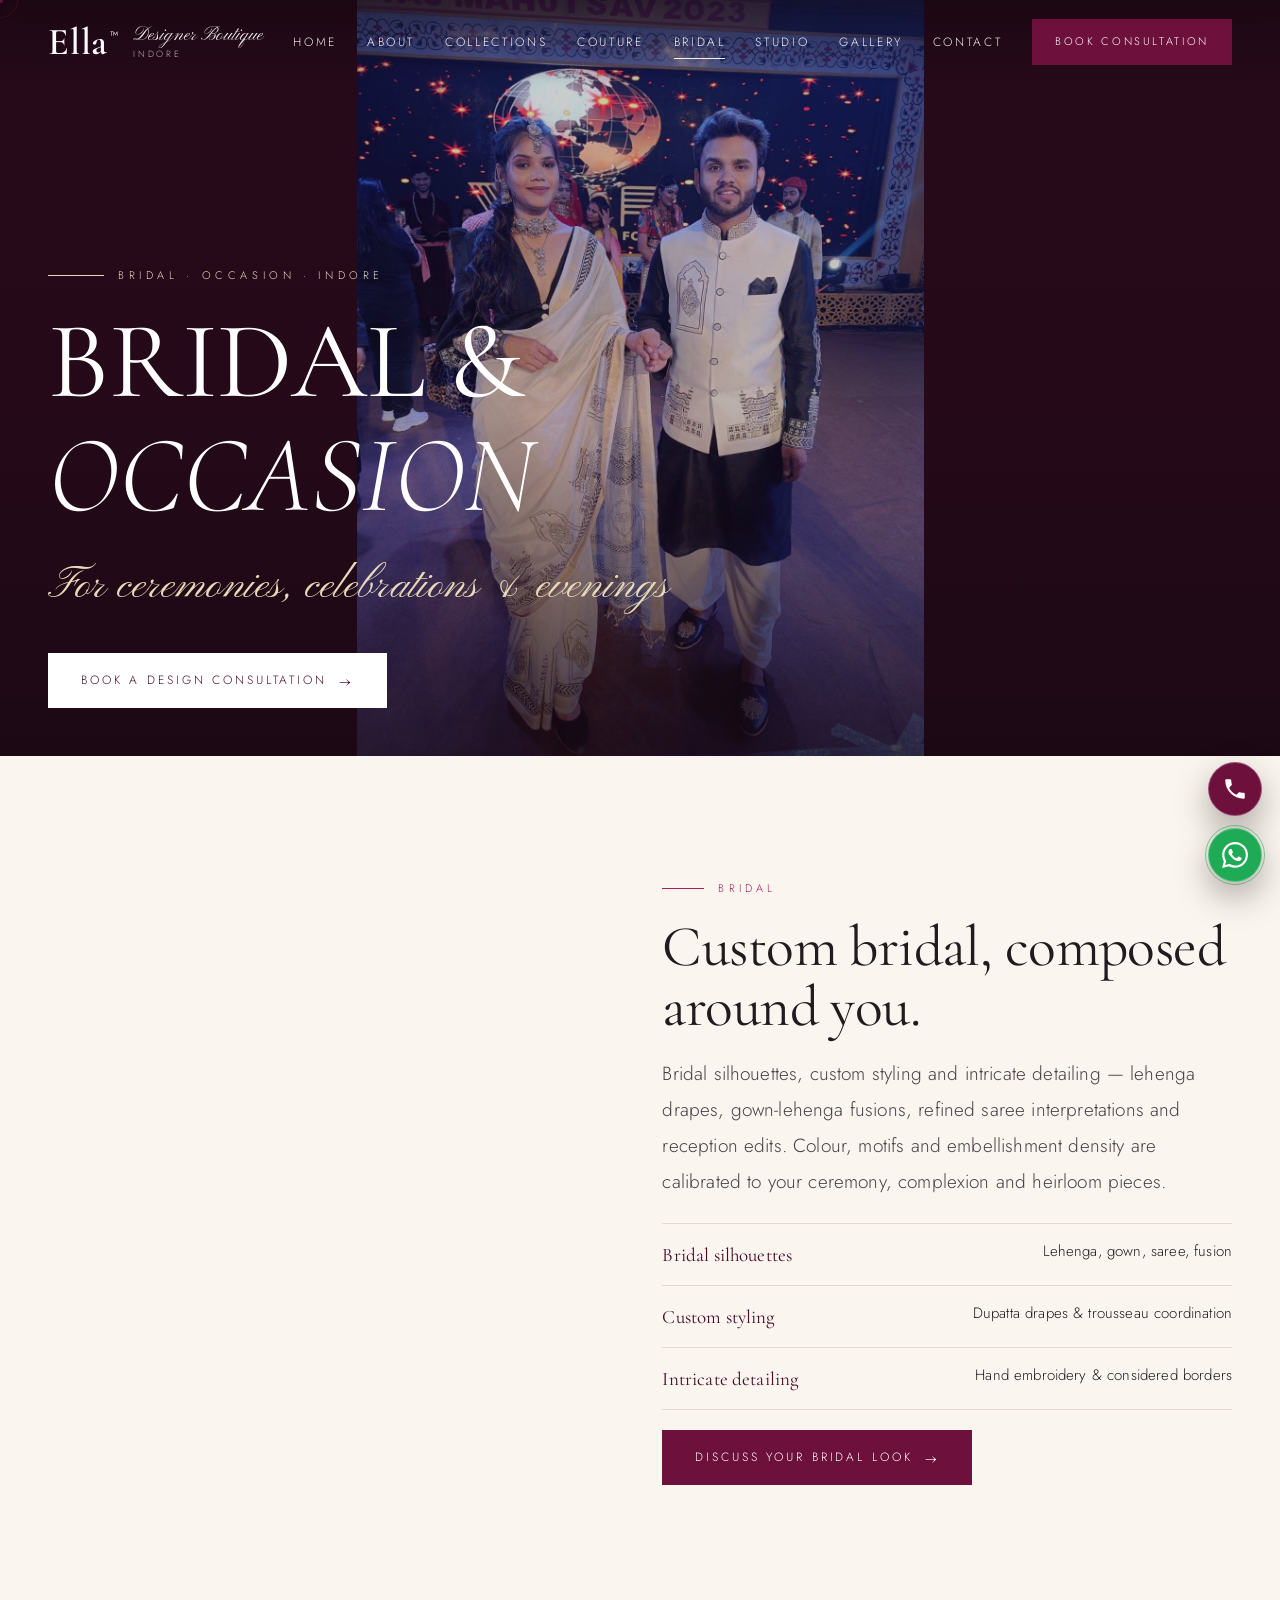
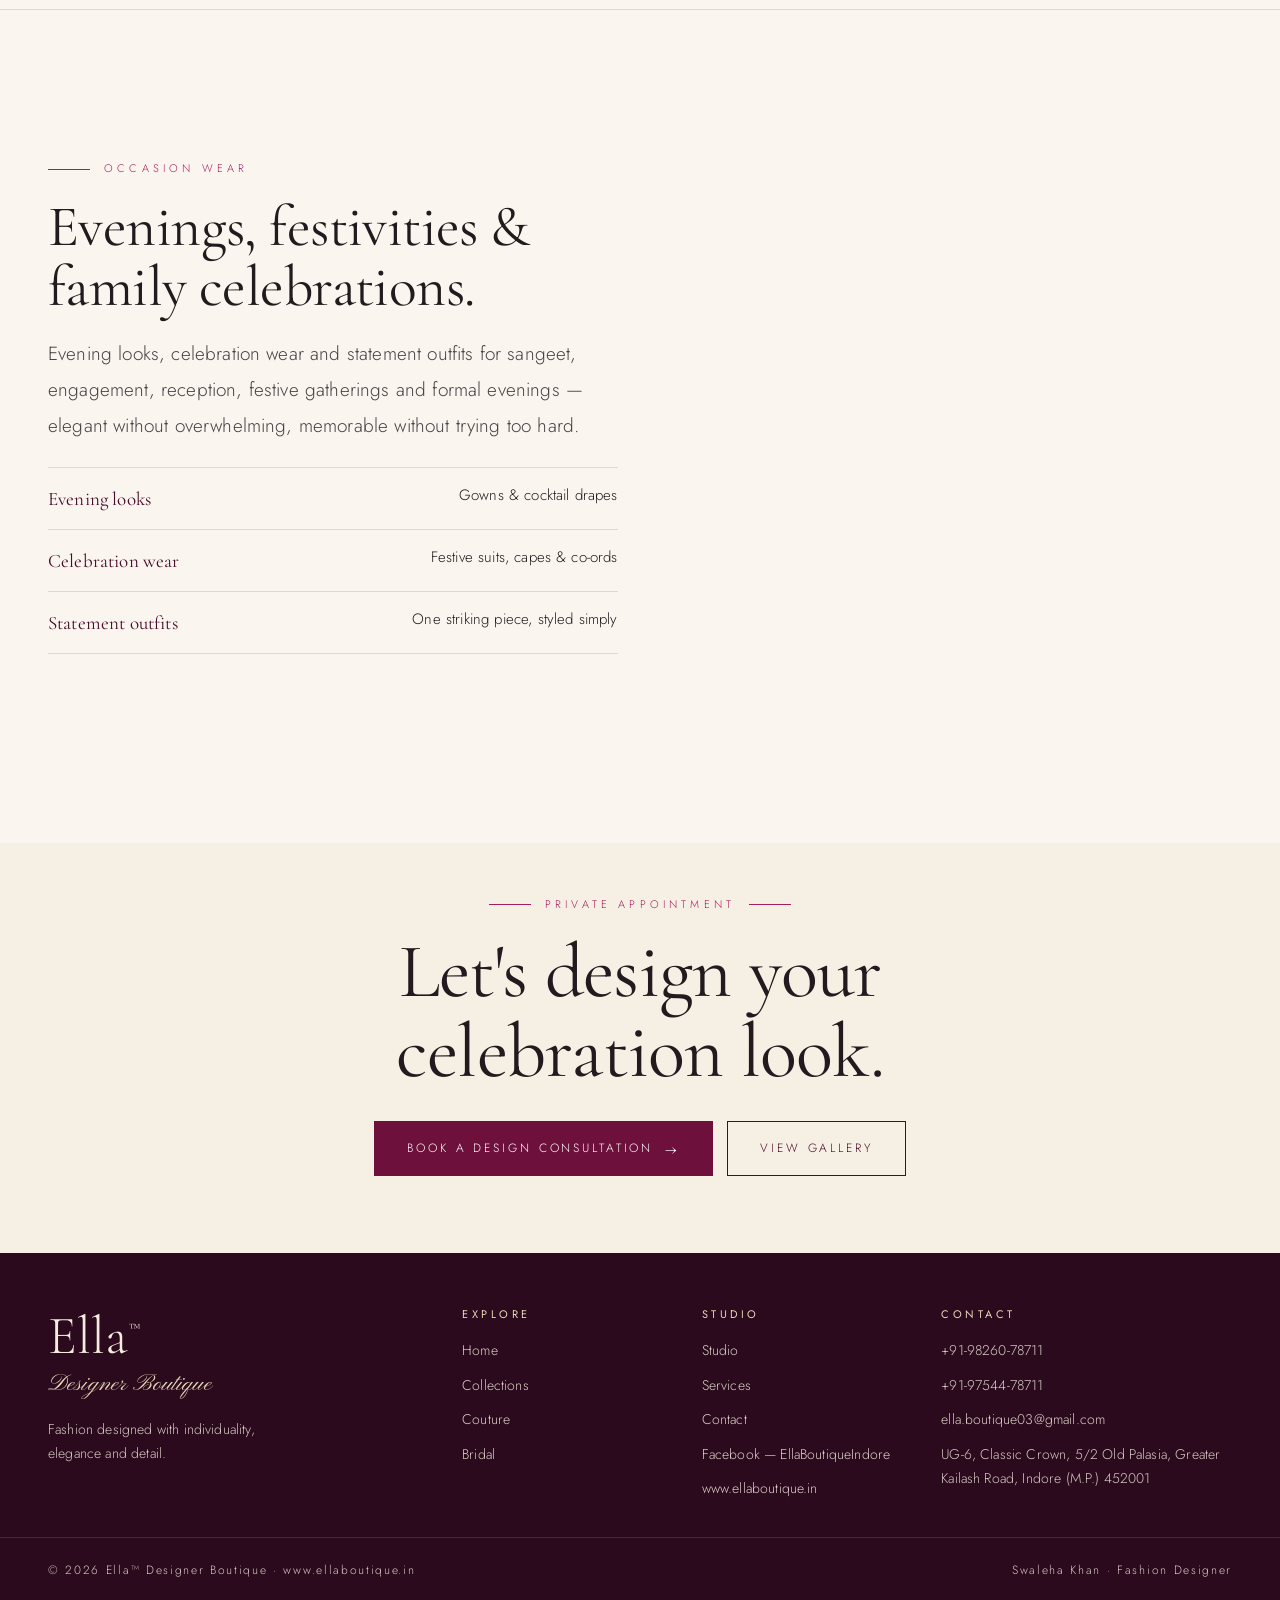
<file: bridal.html>
<!DOCTYPE html>
<html lang="en">
<head>
<meta charset="UTF-8"><meta name="viewport" content="width=device-width, initial-scale=1.0">
<title>Bridal & Occasion | Ella™ Designer Boutique Indore — Swaleha Khan</title>
<link rel="preload" as="image" href="assets/img/real/ella-stage-couple.jpg">

<meta name="description" content="Bridal and occasion wear by Ella™ Designer Boutique Indore — custom bridal styling, intricate detailing, evening and celebration wear by Swaleha Khan.">
<meta property="og:title" content="Bridal & Occasion — Ella™">
<link rel="icon" href="data:image/svg+xml,<svg xmlns='http://www.w3.org/2000/svg' viewBox='0 0 100 100'><text y='.9em' font-size='90' font-family='Georgia'>E</text></svg>">
<link rel="preconnect" href="https://fonts.googleapis.com"><link rel="preconnect" href="https://fonts.gstatic.com" crossorigin>
<link href="https://fonts.googleapis.com/css2?family=Cormorant+Garamond:ital,wght@0,300;0,400;0,500;0,600;1,400;1,500&family=Jost:wght@200;300;400;500&family=Pinyon+Script&display=swap" rel="stylesheet">
<link rel="stylesheet" href="assets/css/style.css?v=5">
</head>
<body>
<a class="skip-link" href="#main">Skip to content</a>
<div id="preloader" aria-hidden="true"><div class="pre-mark">Ella<sup>™</sup></div><div class="pre-sub">Designer Boutique</div><div class="pre-line"><span></span></div></div>
<div class="cursor-dot"></div><div class="cursor-ring"></div>
<header class="site-header transparent" data-transparent="true"><div class="header-inner">
<a href="index.html" class="brand"><span class="brand-mark">Ella<sup>™</sup></span><span class="brand-sub"><small>Designer Boutique</small><span>Indore</span></span></a>
<nav class="nav-desktop"><a href="index.html">Home</a><a href="about.html">About</a><a href="collections.html">Collections</a><a href="couture.html">Couture</a><a href="bridal.html">Bridal</a><a href="studio.html">Studio</a><a href="gallery.html">Gallery</a><a href="contact.html">Contact</a></nav>
<div class="header-cta"><a href="contact.html" class="btn btn-solid btn-sm">Book Consultation</a><button class="hamburger" data-open-menu aria-label="Open menu"><span></span><span></span><span></span></button></div>
</div></header>
<nav class="mobile-nav" id="mobileNav"><button class="mobile-close" data-close-menu aria-label="Close menu">✕</button>
<a class="mlink" href="index.html">Home <small>01</small></a><a class="mlink" href="about.html">About <small>02</small></a><a class="mlink" href="collections.html">Collections <small>03</small></a><a class="mlink" href="couture.html">Couture <small>04</small></a><a class="mlink" href="bridal.html">Bridal <small>05</small></a><a class="mlink" href="studio.html">Studio <small>06</small></a><a class="mlink" href="gallery.html">Gallery <small>07</small></a><a class="mlink" href="services.html">Services <small>08</small></a><a class="mlink" href="contact.html">Contact <small>09</small></a></nav>

<main id="main">
<section class="hero" style="min-height:84vh;min-height:84svh"><div class="hero-bg" data-parallax="0.08"><img src="assets/img/real/ella-stage-couple.jpg" alt="Ella bridal-style outfits presented at a fashion showcase" loading="eager" fetchpriority="high" decoding="async"></div><div class="hero-veil"></div>
<div class="hero-content"><p class="hero-kicker">Bridal · Occasion · Indore</p><h1 class="hero-title"><span style="font-size:clamp(52px,8.5vw,116px)">BRIDAL &<br><em style="font-weight:300">OCCASION</em></span></h1><p class="hero-sub">For ceremonies, celebrations & evenings</p><div class="hero-ctas"><a href="contact.html" class="btn btn-light">Book a Design Consultation <span class="arr">→</span></a></div></div></section>

<section class="editorial"><div class="wrap two-col">
<div class="reveal-img"><div class="img-frame img-ratio-45"><img src="assets/img/real/ella-floral-sharara.jpg" alt="White Ella sharara set with red floral detailing for festive occasions" loading="lazy" decoding="async"></div></div>
<div class="reveal"><p class="eyebrow">Bridal</p><h2 class="h-section">Custom bridal, composed around you.</h2><p class="lead" style="margin-top:18px">Bridal silhouettes, custom styling and intricate detailing — lehenga drapes, gown-lehenga fusions, refined saree interpretations and reception edits. Colour, motifs and embellishment density are calibrated to your ceremony, complexion and heirloom pieces.</p>
<ul class="fine-list"><li><strong>Bridal silhouettes</strong><span>Lehenga, gown, saree, fusion</span></li><li><strong>Custom styling</strong><span>Dupatta drapes & trousseau coordination</span></li><li><strong>Intricate detailing</strong><span>Hand embroidery & considered borders</span></li></ul>
<a href="contact.html" class="btn btn-solid">Discuss Your Bridal Look <span class="arr">→</span></a></div>
</div></section>

<div class="divider"></div>

<section class="editorial"><div class="wrap two-col">
<div class="reveal"><p class="eyebrow">Occasion Wear</p><h2 class="h-section">Evenings, festivities & family celebrations.</h2><p class="lead" style="margin-top:18px">Evening looks, celebration wear and statement outfits for sangeet, engagement, reception, festive gatherings and formal evenings — elegant without overwhelming, memorable without trying too hard.</p>
<ul class="fine-list"><li><strong>Evening looks</strong><span>Gowns & cocktail drapes</span></li><li><strong>Celebration wear</strong><span>Festive suits, capes & co-ords</span></li><li><strong>Statement outfits</strong><span>One striking piece, styled simply</span></li></ul></div>
<div class="reveal-img"><div class="img-frame img-ratio-45"><img src="assets/img/real/ella-celebration-group.jpg" alt="Ella occasion wear — saree, Nehru jacket and cape set at a celebration" loading="lazy" decoding="async"></div></div>
</div></section>

<section class="final-cta"><div class="wrap"><p class="eyebrow center">Private Appointment</p><h2>Let's design your celebration look.</h2><div style="display:flex;gap:14px;justify-content:center;flex-wrap:wrap;margin-top:28px"><a href="contact.html" class="btn btn-solid">Book a Design Consultation <span class="arr">→</span></a><a href="gallery.html" class="btn btn-outline" style="color:var(--wine)">View Gallery</a></div></div></section>
</main>
<footer><div class="foot-grid"><div><div class="foot-brand">Ella<sup>™</sup></div><div class="foot-script">Designer Boutique</div><p class="foot-tag">Fashion designed with individuality, elegance and detail.</p></div><div><h4>Explore</h4><ul><li><a href="index.html">Home</a></li><li><a href="collections.html">Collections</a></li><li><a href="couture.html">Couture</a></li><li><a href="bridal.html">Bridal</a></li></ul></div><div><h4>Studio</h4><ul><li><a href="studio.html">Studio</a></li><li><a href="services.html">Services</a></li><li><a href="contact.html">Contact</a></li><li><a href="https://www.fb.com/EllaBoutiqueIndore" target="_blank" rel="noopener">Facebook — EllaBoutiqueIndore</a></li><li><a href="https://www.ellaboutique.in" target="_blank" rel="noopener">www.ellaboutique.in</a></li></ul></div><div><h4>Contact</h4><ul><li><a href="tel:+919826078711">+91-98260-78711</a></li><li><a href="tel:+919754478711">+91-97544-78711</a></li><li><a href="mailto:ella.boutique03@gmail.com">ella.boutique03@gmail.com</a></li><li style="opacity:.85">UG-6, Classic Crown, 5/2 Old Palasia, Greater Kailash Road, Indore (M.P.) 452001</li></ul></div></div><div class="foot-bottom"><span>© <span id="yr"></span> Ella™ Designer Boutique · www.ellaboutique.in</span><span>Swaleha Khan · Fashion Designer</span></div></footer>
<div class="float-cta" aria-label="Quick contact">
  <a class="float-btn float-call" href="tel:+919826078711" aria-label="Call Ella Boutique at +91-98260-78711"><svg viewBox="0 0 24 24" aria-hidden="true"><path d="M6.62 10.79c1.44 2.83 3.76 5.14 6.59 6.59l2.2-2.2c.27-.27.67-.36 1.02-.24 1.12.37 2.33.57 3.57.57.55 0 1 .45 1 1V20c0 .55-.45 1-1 1-9.39 0-17-7.61-17-17 0-.55.45-1 1-1h3.5c.55 0 1 .45 1 1 0 1.25.2 2.45.57 3.57.11.35.03.74-.25 1.02l-2.2 2.2z"/></svg><span class="float-tip">Call Now</span></a>
  <a class="float-btn float-wa" href="https://wa.me/919826078711?text=Hello%20Ella%20Designer%20Boutique%2C%20I%20would%20like%20to%20book%20a%20design%20consultation." target="_blank" rel="noopener" aria-label="Chat with Ella Boutique on WhatsApp"><svg viewBox="0 0 24 24" aria-hidden="true"><path d="M17.472 14.382c-.297-.149-1.758-.867-2.03-.967-.273-.099-.471-.148-.67.15-.197.297-.767.966-.94 1.164-.173.199-.347.223-.644.075-.297-.15-1.255-.463-2.39-1.475-.883-.788-1.48-1.761-1.653-2.059-.173-.297-.018-.458.13-.606.134-.133.298-.347.446-.52.149-.174.198-.298.298-.497.099-.198.05-.371-.025-.52-.075-.149-.669-1.612-.916-2.207-.242-.579-.487-.5-.669-.51-.173-.008-.371-.01-.57-.01-.198 0-.52.074-.792.372-.272.297-1.04 1.016-1.04 2.479 0 1.462 1.065 2.875 1.213 3.074.149.198 2.096 3.2 5.077 4.487.709.306 1.262.489 1.694.625.712.227 1.36.195 1.871.118.571-.085 1.758-.719 2.006-1.413.248-.694.248-1.289.173-1.413-.074-.124-.272-.198-.57-.347m-5.421 7.403h-.004a9.87 9.87 0 0 1-5.031-1.378l-.361-.214-3.741.982.998-3.648-.235-.374a9.86 9.86 0 0 1-1.51-5.26c.001-5.45 4.436-9.884 9.888-9.884 2.64 0 5.122 1.03 6.988 2.898a9.825 9.825 0 0 1 2.893 6.994c-.003 5.45-4.437 9.884-9.885 9.884m8.413-18.297A11.815 11.815 0 0 0 12.05 0C5.495 0 .16 5.335.157 11.892c0 2.096.547 4.142 1.588 5.945L.057 24l6.305-1.654a11.882 11.882 0 0 0 5.683 1.448h.005c6.554 0 11.89-5.335 11.893-11.893a11.821 11.821 0 0 0-3.48-8.413z"/></svg><span class="float-tip">WhatsApp</span></a>
</div>
<script src="assets/js/main.js?v=5" defer></script>
</body>
</html>
</file>
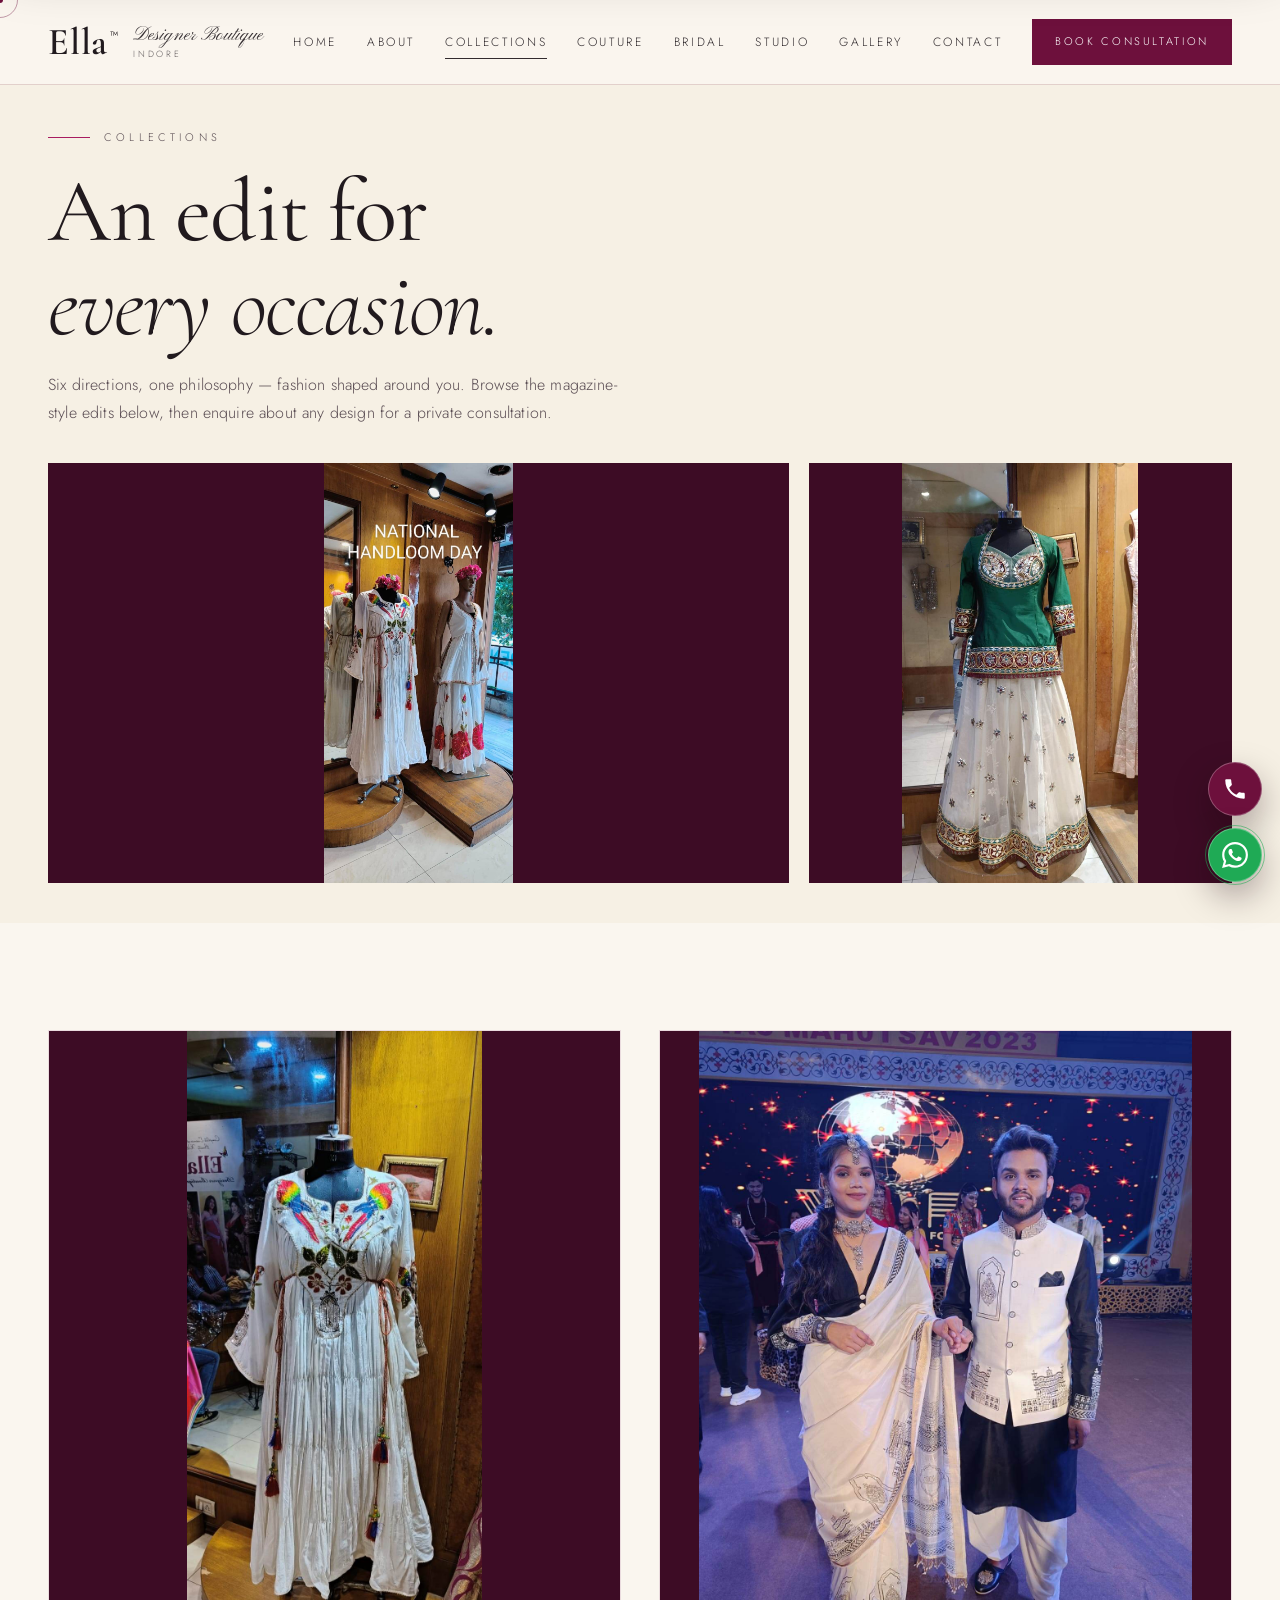
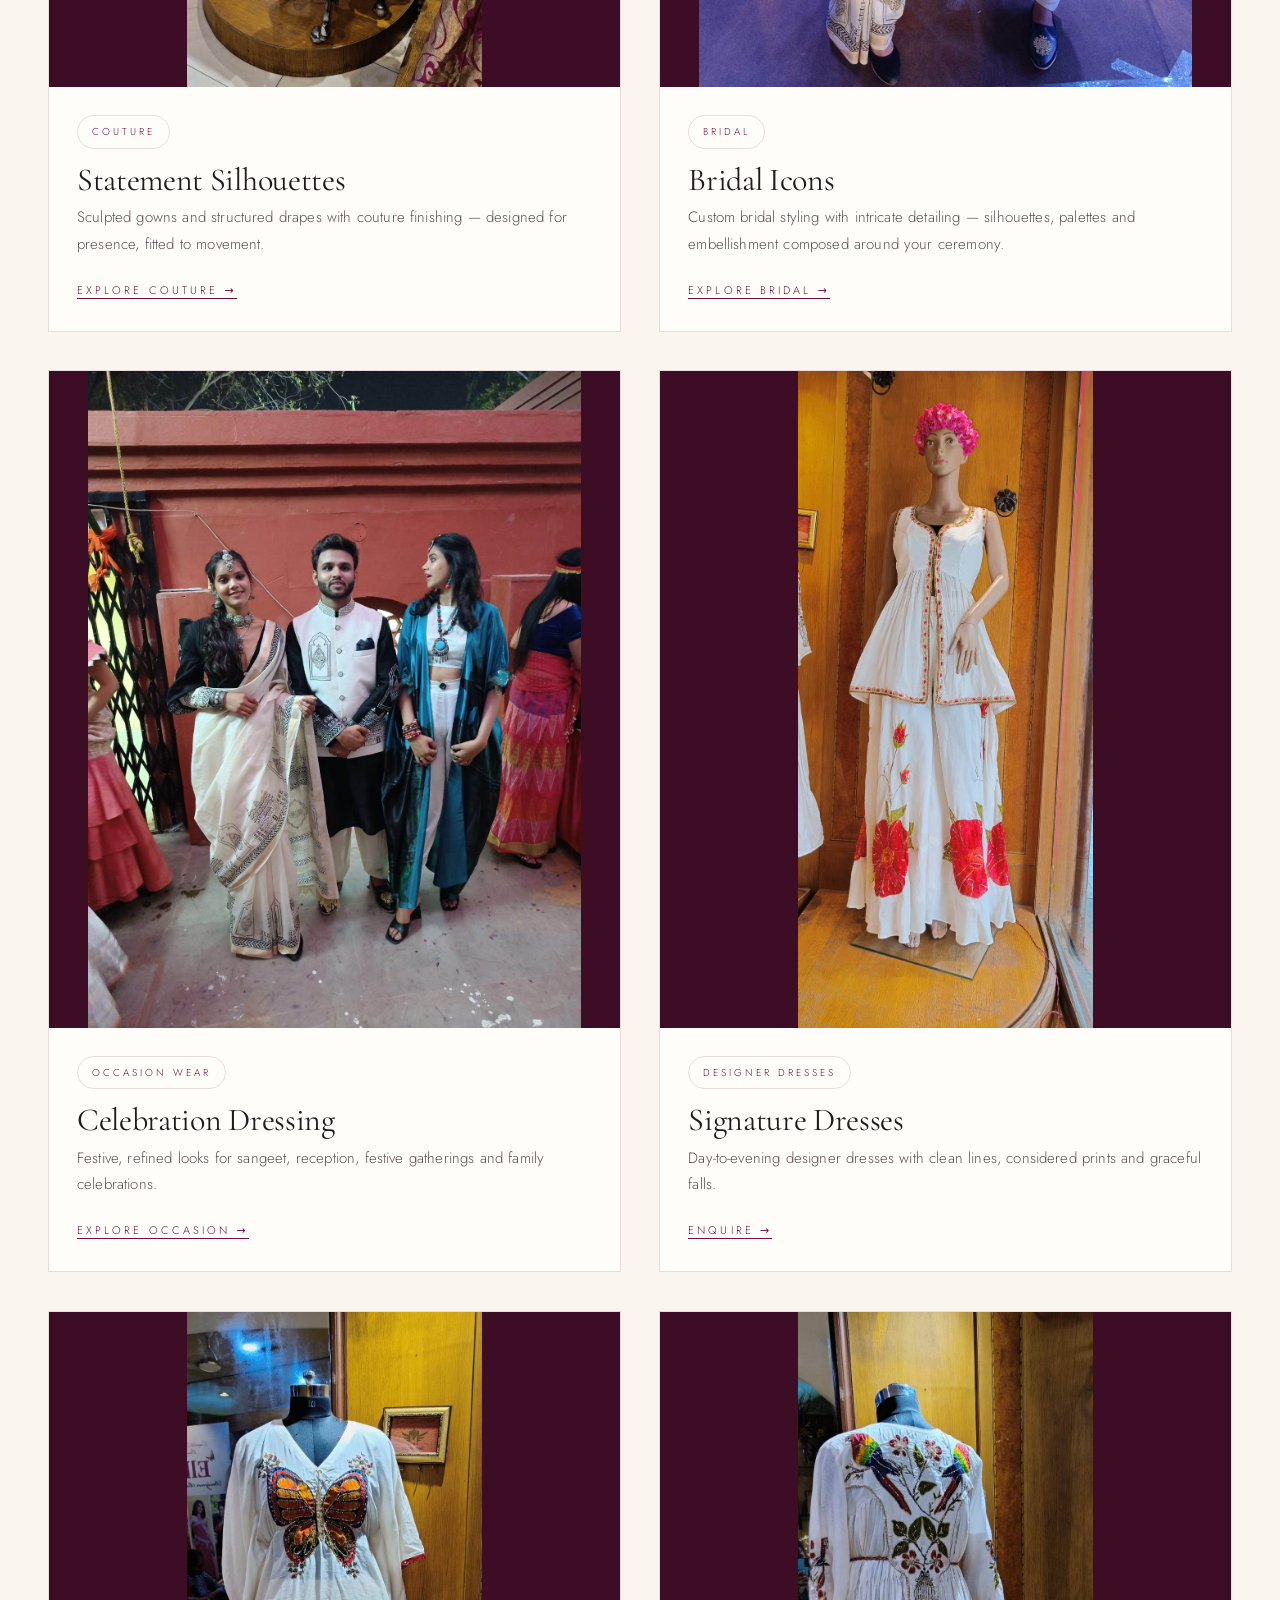
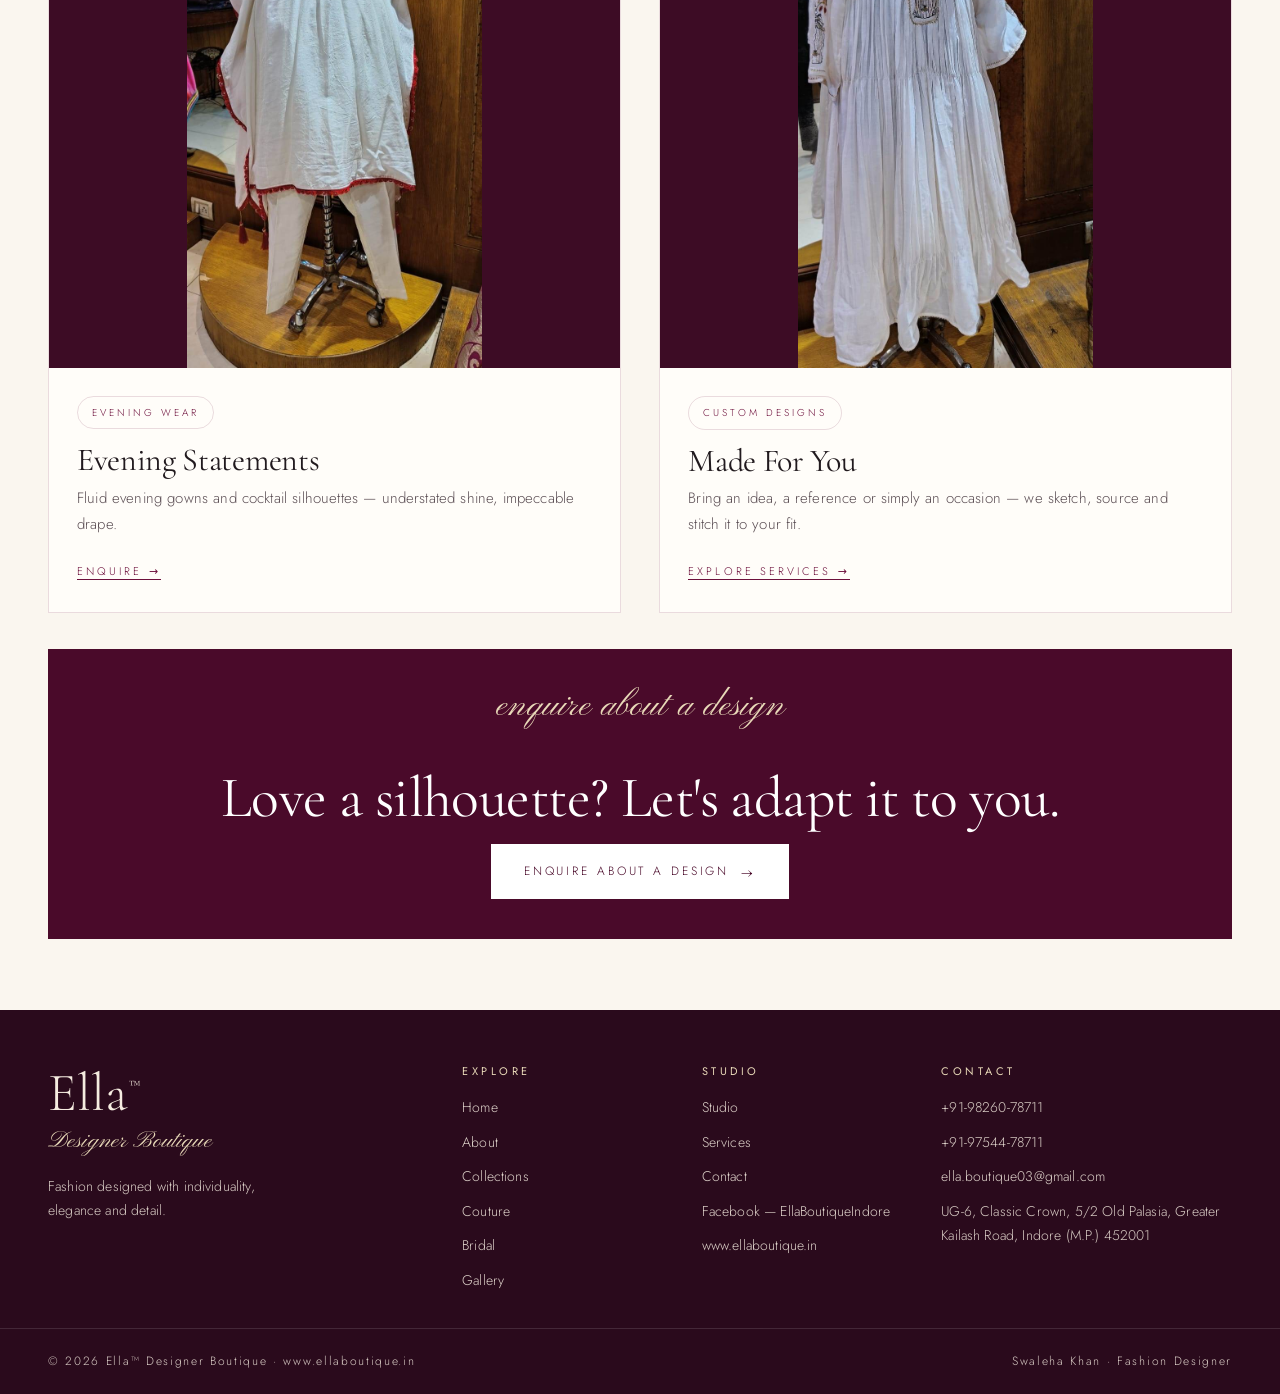
<file: collections.html>
<!DOCTYPE html>
<html lang="en">
<head>
<meta charset="UTF-8"><meta name="viewport" content="width=device-width, initial-scale=1.0">
<title>Collections | Ella™ Designer Boutique Indore — Couture, Bridal, Designer Wear</title>
<link rel="preload" as="image" href="assets/img/real/ella-boutique-display.jpg">

<meta name="description" content="Explore Ella™ Designer Boutique collections: couture, bridal, occasion wear, designer dresses, evening wear and custom designs by Swaleha Khan in Indore.">
<meta property="og:title" content="Ella™ Collections">
<link rel="icon" href="data:image/svg+xml,<svg xmlns='http://www.w3.org/2000/svg' viewBox='0 0 100 100'><text y='.9em' font-size='90' font-family='Georgia'>E</text></svg>">
<link rel="preconnect" href="https://fonts.googleapis.com"><link rel="preconnect" href="https://fonts.gstatic.com" crossorigin>
<link href="https://fonts.googleapis.com/css2?family=Cormorant+Garamond:ital,wght@0,300;0,400;0,500;0,600;1,400;1,500&family=Jost:wght@200;300;400;500&family=Pinyon+Script&display=swap" rel="stylesheet">
<link rel="stylesheet" href="assets/css/style.css?v=5">
</head>
<body>
<a class="skip-link" href="#main">Skip to content</a>
<div id="preloader" aria-hidden="true"><div class="pre-mark">Ella<sup>™</sup></div><div class="pre-sub">Designer Boutique</div><div class="pre-line"><span></span></div></div>
<div class="cursor-dot"></div><div class="cursor-ring"></div>
<header class="site-header solid"><div class="header-inner">
<a href="index.html" class="brand"><span class="brand-mark">Ella<sup>™</sup></span><span class="brand-sub"><small>Designer Boutique</small><span>Indore</span></span></a>
<nav class="nav-desktop"><a href="index.html">Home</a><a href="about.html">About</a><a href="collections.html">Collections</a><a href="couture.html">Couture</a><a href="bridal.html">Bridal</a><a href="studio.html">Studio</a><a href="gallery.html">Gallery</a><a href="contact.html">Contact</a></nav>
<div class="header-cta"><a href="contact.html" class="btn btn-solid btn-sm">Book Consultation</a><button class="hamburger" data-open-menu aria-label="Open menu"><span></span><span></span><span></span></button></div>
</div></header>
<nav class="mobile-nav" id="mobileNav"><button class="mobile-close" data-close-menu aria-label="Close menu">✕</button>
<a class="mlink" href="index.html">Home <small>01</small></a><a class="mlink" href="about.html">About <small>02</small></a><a class="mlink" href="collections.html">Collections <small>03</small></a><a class="mlink" href="couture.html">Couture <small>04</small></a><a class="mlink" href="bridal.html">Bridal <small>05</small></a><a class="mlink" href="studio.html">Studio <small>06</small></a><a class="mlink" href="gallery.html">Gallery <small>07</small></a><a class="mlink" href="services.html">Services <small>08</small></a><a class="mlink" href="contact.html">Contact <small>09</small></a></nav>

<main id="main">
<section class="page-hero"><div class="wrap">
<p class="eyebrow">Collections</p>
<h1>An edit for<br><em style="font-weight:300">every occasion.</em></h1>
<p style="margin-top:18px">Six directions, one philosophy — fashion shaped around you. Browse the magazine-style edits below, then enquire about any design for a private consultation.</p>
<div class="page-hero-img"><img src="assets/img/real/ella-boutique-display.jpg" alt="Ella boutique festive display of handcrafted designer outfits" loading="eager" fetchpriority="high" decoding="async"><img src="assets/img/real/ella-green-lehenga.jpg" alt="Emerald Ella choli with mirror work and embellished white lehenga" loading="eager" fetchpriority="high" decoding="async"></div>
</div></section>

<section class="pad"><div class="wrap">
<div class="edit-grid stagger">
<article class="edit-card"><div class="img-frame"><img src="assets/img/real/ella-parrot-gown.jpg" alt="White Ella gown with parrot embroidery" loading="lazy" decoding="async"></div><div class="edit-card-body"><span class="pill">Couture</span><h3>Statement Silhouettes</h3><p>Sculpted gowns and structured drapes with couture finishing — designed for presence, fitted to movement.</p><a href="couture.html" style="font-size:11px;letter-spacing:.28em;color:var(--burgundy);border-bottom:1px solid">EXPLORE COUTURE →</a></div></article>
<article class="edit-card"><div class="img-frame"><img src="assets/img/real/ella-stage-couple.jpg" alt="Ella bridal-style outfits at a fashion showcase" loading="lazy" decoding="async"></div><div class="edit-card-body"><span class="pill">Bridal</span><h3>Bridal Icons</h3><p>Custom bridal styling with intricate detailing — silhouettes, palettes and embellishment composed around your ceremony.</p><a href="bridal.html" style="font-size:11px;letter-spacing:.28em;color:var(--burgundy);border-bottom:1px solid">EXPLORE BRIDAL →</a></div></article>
<article class="edit-card"><div class="img-frame"><img src="assets/img/real/ella-celebration-group.jpg" alt="Ella occasion wear at a festive celebration" loading="lazy" decoding="async"></div><div class="edit-card-body"><span class="pill">Occasion Wear</span><h3>Celebration Dressing</h3><p>Festive, refined looks for sangeet, reception, festive gatherings and family celebrations.</p><a href="bridal.html" style="font-size:11px;letter-spacing:.28em;color:var(--burgundy);border-bottom:1px solid">EXPLORE OCCASION →</a></div></article>
<article class="edit-card"><div class="img-frame"><img src="assets/img/real/ella-floral-sharara.jpg" alt="White Ella sharara set with red floral detailing" loading="lazy" decoding="async"></div><div class="edit-card-body"><span class="pill">Designer Dresses</span><h3>Signature Dresses</h3><p>Day-to-evening designer dresses with clean lines, considered prints and graceful falls.</p><a href="contact.html" style="font-size:11px;letter-spacing:.28em;color:var(--burgundy);border-bottom:1px solid">ENQUIRE →</a></div></article>
<article class="edit-card"><div class="img-frame"><img src="assets/img/real/ella-butterfly-kaftan.jpg" alt="White Ella kaftan with butterfly embroidery" loading="lazy" decoding="async"></div><div class="edit-card-body"><span class="pill">Evening Wear</span><h3>Evening Statements</h3><p>Fluid evening gowns and cocktail silhouettes — understated shine, impeccable drape.</p><a href="contact.html" style="font-size:11px;letter-spacing:.28em;color:var(--burgundy);border-bottom:1px solid">ENQUIRE →</a></div></article>
<article class="edit-card"><div class="img-frame"><img src="assets/img/real/ella-parrot-back.jpg" alt="Hand-embroidered back detailing of an Ella custom design" loading="lazy" decoding="async"></div><div class="edit-card-body"><span class="pill">Custom Designs</span><h3>Made For You</h3><p>Bring an idea, a reference or simply an occasion — we sketch, source and stitch it to your fit.</p><a href="services.html" style="font-size:11px;letter-spacing:.28em;color:var(--burgundy);border-bottom:1px solid">EXPLORE SERVICES →</a></div></article>
</div>
<div class="center" style="margin-top:36px;background:var(--wine);color:#fff;padding:40px 24px">
<p class="script-accent" style="color:var(--gold-light)">enquire about a design</p>
<h2 class="h-section" style="margin-bottom:16px">Love a silhouette? Let's adapt it to you.</h2>
<a href="contact.html" class="btn btn-light">Enquire About a Design <span class="arr">→</span></a>
</div>
</div></section>
</main>
<footer><div class="foot-grid"><div><div class="foot-brand">Ella<sup>™</sup></div><div class="foot-script">Designer Boutique</div><p class="foot-tag">Fashion designed with individuality, elegance and detail.</p></div><div><h4>Explore</h4><ul><li><a href="index.html">Home</a></li><li><a href="about.html">About</a></li><li><a href="collections.html">Collections</a></li><li><a href="couture.html">Couture</a></li><li><a href="bridal.html">Bridal</a></li><li><a href="gallery.html">Gallery</a></li></ul></div><div><h4>Studio</h4><ul><li><a href="studio.html">Studio</a></li><li><a href="services.html">Services</a></li><li><a href="contact.html">Contact</a></li><li><a href="https://www.fb.com/EllaBoutiqueIndore" target="_blank" rel="noopener">Facebook — EllaBoutiqueIndore</a></li><li><a href="https://www.ellaboutique.in" target="_blank" rel="noopener">www.ellaboutique.in</a></li></ul></div><div><h4>Contact</h4><ul><li><a href="tel:+919826078711">+91-98260-78711</a></li><li><a href="tel:+919754478711">+91-97544-78711</a></li><li><a href="mailto:ella.boutique03@gmail.com">ella.boutique03@gmail.com</a></li><li style="opacity:.85">UG-6, Classic Crown, 5/2 Old Palasia, Greater Kailash Road, Indore (M.P.) 452001</li></ul></div></div><div class="foot-bottom"><span>© <span id="yr"></span> Ella™ Designer Boutique · www.ellaboutique.in</span><span>Swaleha Khan · Fashion Designer</span></div></footer>
<div class="float-cta" aria-label="Quick contact">
  <a class="float-btn float-call" href="tel:+919826078711" aria-label="Call Ella Boutique at +91-98260-78711"><svg viewBox="0 0 24 24" aria-hidden="true"><path d="M6.62 10.79c1.44 2.83 3.76 5.14 6.59 6.59l2.2-2.2c.27-.27.67-.36 1.02-.24 1.12.37 2.33.57 3.57.57.55 0 1 .45 1 1V20c0 .55-.45 1-1 1-9.39 0-17-7.61-17-17 0-.55.45-1 1-1h3.5c.55 0 1 .45 1 1 0 1.25.2 2.45.57 3.57.11.35.03.74-.25 1.02l-2.2 2.2z"/></svg><span class="float-tip">Call Now</span></a>
  <a class="float-btn float-wa" href="https://wa.me/919826078711?text=Hello%20Ella%20Designer%20Boutique%2C%20I%20would%20like%20to%20book%20a%20design%20consultation." target="_blank" rel="noopener" aria-label="Chat with Ella Boutique on WhatsApp"><svg viewBox="0 0 24 24" aria-hidden="true"><path d="M17.472 14.382c-.297-.149-1.758-.867-2.03-.967-.273-.099-.471-.148-.67.15-.197.297-.767.966-.94 1.164-.173.199-.347.223-.644.075-.297-.15-1.255-.463-2.39-1.475-.883-.788-1.48-1.761-1.653-2.059-.173-.297-.018-.458.13-.606.134-.133.298-.347.446-.52.149-.174.198-.298.298-.497.099-.198.05-.371-.025-.52-.075-.149-.669-1.612-.916-2.207-.242-.579-.487-.5-.669-.51-.173-.008-.371-.01-.57-.01-.198 0-.52.074-.792.372-.272.297-1.04 1.016-1.04 2.479 0 1.462 1.065 2.875 1.213 3.074.149.198 2.096 3.2 5.077 4.487.709.306 1.262.489 1.694.625.712.227 1.36.195 1.871.118.571-.085 1.758-.719 2.006-1.413.248-.694.248-1.289.173-1.413-.074-.124-.272-.198-.57-.347m-5.421 7.403h-.004a9.87 9.87 0 0 1-5.031-1.378l-.361-.214-3.741.982.998-3.648-.235-.374a9.86 9.86 0 0 1-1.51-5.26c.001-5.45 4.436-9.884 9.888-9.884 2.64 0 5.122 1.03 6.988 2.898a9.825 9.825 0 0 1 2.893 6.994c-.003 5.45-4.437 9.884-9.885 9.884m8.413-18.297A11.815 11.815 0 0 0 12.05 0C5.495 0 .16 5.335.157 11.892c0 2.096.547 4.142 1.588 5.945L.057 24l6.305-1.654a11.882 11.882 0 0 0 5.683 1.448h.005c6.554 0 11.89-5.335 11.893-11.893a11.821 11.821 0 0 0-3.48-8.413z"/></svg><span class="float-tip">WhatsApp</span></a>
</div>
<script src="assets/js/main.js?v=5" defer></script>
</body>
</html>
</file>
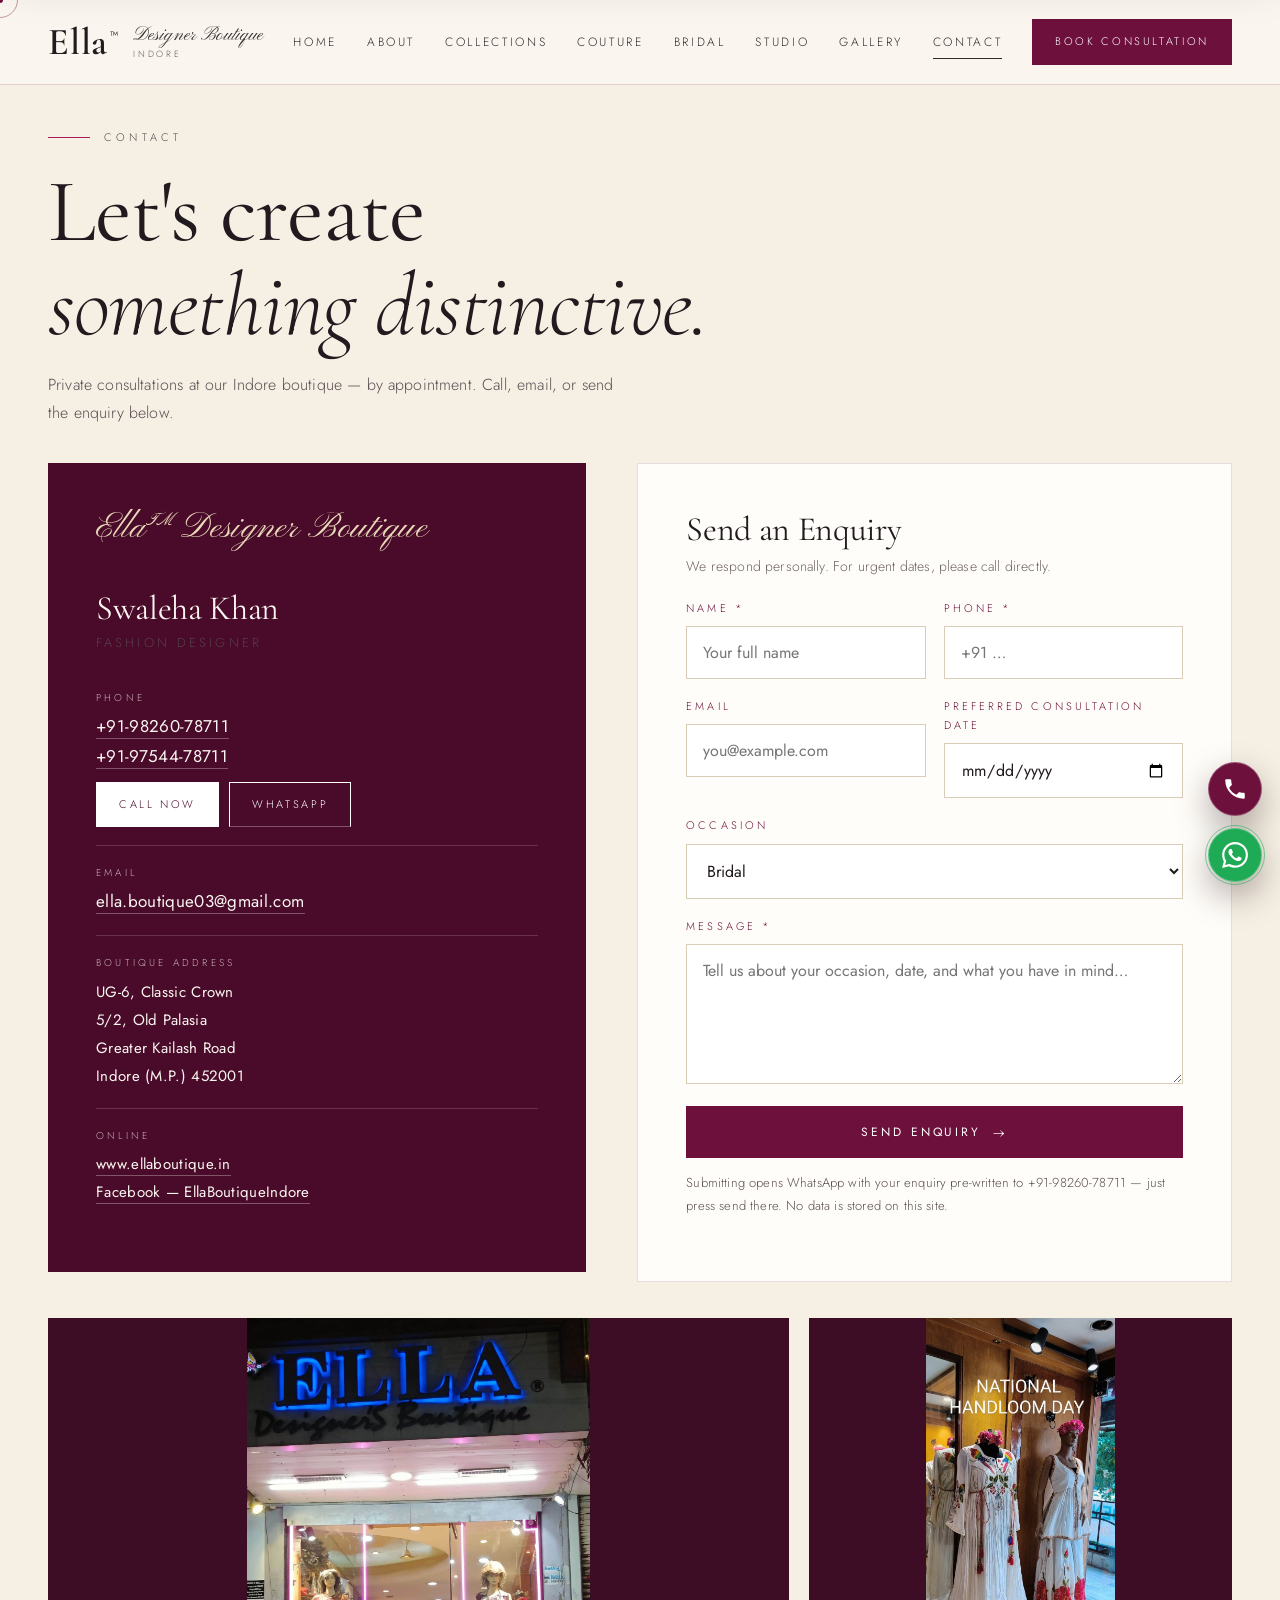
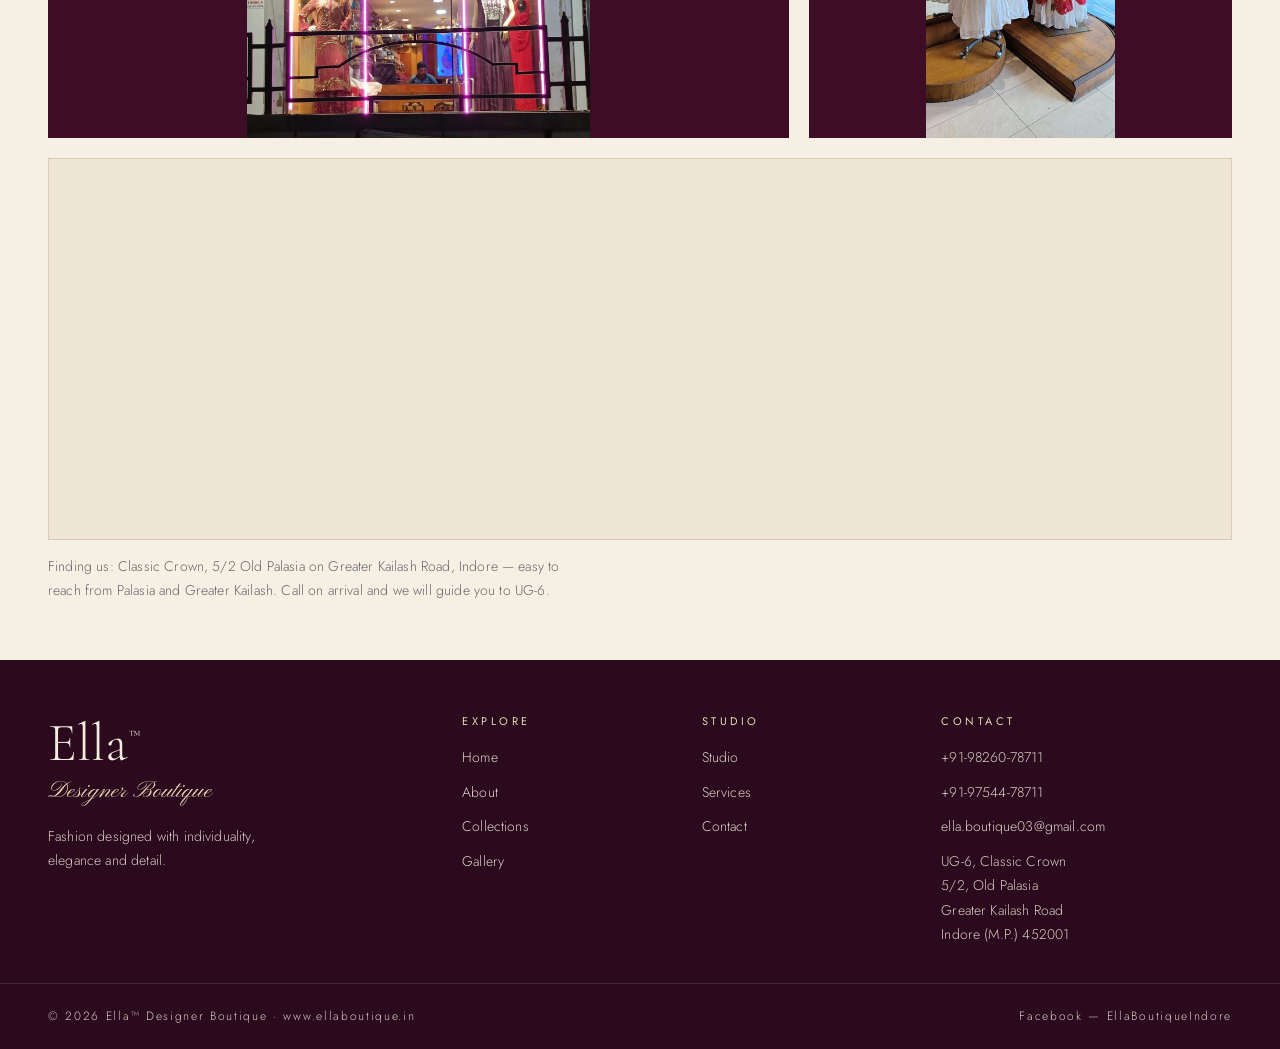
<file: contact.html>
<!DOCTYPE html>
<html lang="en">
<head>
<meta charset="UTF-8"><meta name="viewport" content="width=device-width, initial-scale=1.0">
<title>Contact Ella™ | Designer Boutique Indore — Book a Consultation</title>
<link rel="preload" as="image" href="assets/img/real/ella-storefront.jpg">

<meta name="description" content="Contact Ella™ Designer Boutique Indore — Swaleha Khan, Fashion Designer. UG-6 Classic Crown, Old Palasia, Indore. Call +91-98260-78711, email ella.boutique03@gmail.com.">
<meta property="og:title" content="Contact Ella™ Designer Boutique">
<link rel="icon" href="data:image/svg+xml,<svg xmlns='http://www.w3.org/2000/svg' viewBox='0 0 100 100'><text y='.9em' font-size='90' font-family='Georgia'>E</text></svg>">
<link rel="preconnect" href="https://fonts.googleapis.com"><link rel="preconnect" href="https://fonts.gstatic.com" crossorigin>
<link href="https://fonts.googleapis.com/css2?family=Cormorant+Garamond:ital,wght@0,300;0,400;0,500;0,600;1,400;1,500&family=Jost:wght@200;300;400;500&family=Pinyon+Script&display=swap" rel="stylesheet">
<link rel="stylesheet" href="assets/css/style.css?v=5">
<script type="application/ld+json">
{"@context":"https://schema.org","@type":"ClothingStore","name":"Ella™ Designer Boutique","telephone":"+91-98260-78711","email":"ella.boutique03@gmail.com","address":{"@type":"PostalAddress","streetAddress":"UG-6, Classic Crown, 5/2, Old Palasia, Greater Kailash Road","addressLocality":"Indore","addressRegion":"Madhya Pradesh","postalCode":"452001","addressCountry":"IN"}}
</script>
</head>
<body>
<a class="skip-link" href="#main">Skip to content</a>
<div id="preloader" aria-hidden="true"><div class="pre-mark">Ella<sup>™</sup></div><div class="pre-sub">Designer Boutique</div><div class="pre-line"><span></span></div></div>
<div class="cursor-dot"></div><div class="cursor-ring"></div>
<header class="site-header solid"><div class="header-inner">
<a href="index.html" class="brand"><span class="brand-mark">Ella<sup>™</sup></span><span class="brand-sub"><small>Designer Boutique</small><span>Indore</span></span></a>
<nav class="nav-desktop"><a href="index.html">Home</a><a href="about.html">About</a><a href="collections.html">Collections</a><a href="couture.html">Couture</a><a href="bridal.html">Bridal</a><a href="studio.html">Studio</a><a href="gallery.html">Gallery</a><a href="contact.html">Contact</a></nav>
<div class="header-cta"><a href="contact.html" class="btn btn-solid btn-sm">Book Consultation</a><button class="hamburger" data-open-menu aria-label="Open menu"><span></span><span></span><span></span></button></div>
</div></header>
<nav class="mobile-nav" id="mobileNav"><button class="mobile-close" data-close-menu aria-label="Close menu">✕</button>
<a class="mlink" href="index.html">Home <small>01</small></a><a class="mlink" href="about.html">About <small>02</small></a><a class="mlink" href="collections.html">Collections <small>03</small></a><a class="mlink" href="couture.html">Couture <small>04</small></a><a class="mlink" href="bridal.html">Bridal <small>05</small></a><a class="mlink" href="studio.html">Studio <small>06</small></a><a class="mlink" href="gallery.html">Gallery <small>07</small></a><a class="mlink" href="services.html">Services <small>08</small></a><a class="mlink" href="contact.html">Contact <small>09</small></a></nav>

<main id="main">
<section class="page-hero"><div class="wrap">
<p class="eyebrow">Contact</p>
<h1>Let's create<br><em style="font-weight:300">something distinctive.</em></h1>
<p style="margin-top:18px">Private consultations at our Indore boutique — by appointment. Call, email, or send the enquiry below.</p>
<div class="contact-grid">
<div class="contact-card reveal">
<p class="script-accent" style="color:var(--gold-light)">Ella™ Designer Boutique</p>
<h3>Swaleha Khan</h3>
<p style="opacity:.8;font-size:13px;letter-spacing:.24em;text-transform:uppercase">Fashion Designer</p>
<div class="c-row"><small>Phone</small><strong><a href="tel:+919826078711">+91-98260-78711</a><br><a href="tel:+919754478711">+91-97544-78711</a></strong><div style="margin-top:10px;display:flex;gap:10px;flex-wrap:wrap"><a href="tel:+919826078711" class="btn btn-light btn-sm">Call Now</a><a href="https://wa.me/919826078711" target="_blank" rel="noopener" class="btn btn-outline btn-sm" style="color:#fff">WhatsApp</a></div></div>
<div class="c-row"><small>Email</small><strong><a href="mailto:ella.boutique03@gmail.com">ella.boutique03@gmail.com</a></strong></div>
<div class="c-row"><small>Boutique Address</small><strong style="font-size:15px;line-height:1.8">UG-6, Classic Crown<br>5/2, Old Palasia<br>Greater Kailash Road<br>Indore (M.P.) 452001</strong></div>
<div class="c-row" style="border:0"><small>Online</small><strong style="font-size:15px"><a href="https://www.ellaboutique.in" target="_blank" rel="noopener">www.ellaboutique.in</a><br><a href="https://www.fb.com/EllaBoutiqueIndore" target="_blank" rel="noopener">Facebook — EllaBoutiqueIndore</a></strong></div>
</div>
<div class="form-card reveal">
<h2 style="font-size:34px;margin-bottom:6px">Send an Enquiry</h2>
<p style="color:#6f6268;font-size:14px">We respond personally. For urgent dates, please call directly.</p>
<form id="enquiryForm" novalidate>
<div class="form-grid" style="margin-top:20px">
<div class="field"><label for="f-name">Name *</label><input id="f-name" name="name" required autocomplete="name" placeholder="Your full name"></div>
<div class="field"><label for="f-phone">Phone *</label><input id="f-phone" name="phone" required inputmode="tel" autocomplete="tel" placeholder="+91 …"></div>
<div class="field"><label for="f-email">Email</label><input id="f-email" name="email" type="email" autocomplete="email" placeholder="you@example.com"></div>
<div class="field"><label for="f-date">Preferred consultation date</label><input id="f-date" name="date" type="date"></div>
<div class="field full"><label for="f-occ">Occasion</label><select id="f-occ" name="occasion"><option>Bridal</option><option>Engagement / Sangeet</option><option>Reception / Evening</option><option>Festive / Family Celebration</option><option>Designer Dress / Day Wear</option><option>Custom Design — Other</option></select></div>
<div class="field full"><label for="f-msg">Message *</label><textarea id="f-msg" name="message" required placeholder="Tell us about your occasion, date, and what you have in mind…"></textarea></div>
</div>
<button type="submit" class="btn btn-solid" style="margin-top:22px;width:100%">Send Enquiry <span class="arr">→</span></button>
<p class="form-note">Submitting opens WhatsApp with your enquiry pre-written to +91-98260-78711 — just press send there. No data is stored on this site.</p>
</form>
</div>
</div>
<div class="page-hero-img"><img src="assets/img/real/ella-storefront.jpg" alt="Ella Designer Boutique storefront in Old Palasia, Indore" loading="eager" fetchpriority="high" decoding="async"><img src="assets/img/real/ella-boutique-display.jpg" alt="Handcrafted Ella outfits on display inside the boutique" loading="eager" fetchpriority="high" decoding="async"></div>
<div class="map-frame">
<iframe title="Map — Ella Designer Boutique, Old Palasia, Indore" src="https://www.google.com/maps?q=Classic+Crown+5%2F2+Old+Palasia+Greater+Kailash+Road+Indore+452001&output=embed" loading="lazy" referrerpolicy="no-referrer-when-downgrade"></iframe>
</div>
<p style="margin-top:14px;color:#6f6268;font-size:14px">Finding us: Classic Crown, 5/2 Old Palasia on Greater Kailash Road, Indore — easy to reach from Palasia and Greater Kailash. Call on arrival and we will guide you to UG-6.</p>
</div></section>
</main>
<footer><div class="foot-grid"><div><div class="foot-brand">Ella<sup>™</sup></div><div class="foot-script">Designer Boutique</div><p class="foot-tag">Fashion designed with individuality, elegance and detail.</p></div><div><h4>Explore</h4><ul><li><a href="index.html">Home</a></li><li><a href="about.html">About</a></li><li><a href="collections.html">Collections</a></li><li><a href="gallery.html">Gallery</a></li></ul></div><div><h4>Studio</h4><ul><li><a href="studio.html">Studio</a></li><li><a href="services.html">Services</a></li><li><a href="contact.html">Contact</a></li></ul></div><div><h4>Contact</h4><ul><li><a href="tel:+919826078711">+91-98260-78711</a></li><li><a href="tel:+919754478711">+91-97544-78711</a></li><li><a href="mailto:ella.boutique03@gmail.com">ella.boutique03@gmail.com</a></li><li style="opacity:.85">UG-6, Classic Crown<br>5/2, Old Palasia<br>Greater Kailash Road<br>Indore (M.P.) 452001</li></ul></div></div><div class="foot-bottom"><span>© <span id="yr"></span> Ella™ Designer Boutique · www.ellaboutique.in</span><span>Facebook — EllaBoutiqueIndore</span></div></footer>
<div class="float-cta" aria-label="Quick contact">
  <a class="float-btn float-call" href="tel:+919826078711" aria-label="Call Ella Boutique at +91-98260-78711"><svg viewBox="0 0 24 24" aria-hidden="true"><path d="M6.62 10.79c1.44 2.83 3.76 5.14 6.59 6.59l2.2-2.2c.27-.27.67-.36 1.02-.24 1.12.37 2.33.57 3.57.57.55 0 1 .45 1 1V20c0 .55-.45 1-1 1-9.39 0-17-7.61-17-17 0-.55.45-1 1-1h3.5c.55 0 1 .45 1 1 0 1.25.2 2.45.57 3.57.11.35.03.74-.25 1.02l-2.2 2.2z"/></svg><span class="float-tip">Call Now</span></a>
  <a class="float-btn float-wa" href="https://wa.me/919826078711?text=Hello%20Ella%20Designer%20Boutique%2C%20I%20would%20like%20to%20book%20a%20design%20consultation." target="_blank" rel="noopener" aria-label="Chat with Ella Boutique on WhatsApp"><svg viewBox="0 0 24 24" aria-hidden="true"><path d="M17.472 14.382c-.297-.149-1.758-.867-2.03-.967-.273-.099-.471-.148-.67.15-.197.297-.767.966-.94 1.164-.173.199-.347.223-.644.075-.297-.15-1.255-.463-2.39-1.475-.883-.788-1.48-1.761-1.653-2.059-.173-.297-.018-.458.13-.606.134-.133.298-.347.446-.52.149-.174.198-.298.298-.497.099-.198.05-.371-.025-.52-.075-.149-.669-1.612-.916-2.207-.242-.579-.487-.5-.669-.51-.173-.008-.371-.01-.57-.01-.198 0-.52.074-.792.372-.272.297-1.04 1.016-1.04 2.479 0 1.462 1.065 2.875 1.213 3.074.149.198 2.096 3.2 5.077 4.487.709.306 1.262.489 1.694.625.712.227 1.36.195 1.871.118.571-.085 1.758-.719 2.006-1.413.248-.694.248-1.289.173-1.413-.074-.124-.272-.198-.57-.347m-5.421 7.403h-.004a9.87 9.87 0 0 1-5.031-1.378l-.361-.214-3.741.982.998-3.648-.235-.374a9.86 9.86 0 0 1-1.51-5.26c.001-5.45 4.436-9.884 9.888-9.884 2.64 0 5.122 1.03 6.988 2.898a9.825 9.825 0 0 1 2.893 6.994c-.003 5.45-4.437 9.884-9.885 9.884m8.413-18.297A11.815 11.815 0 0 0 12.05 0C5.495 0 .16 5.335.157 11.892c0 2.096.547 4.142 1.588 5.945L.057 24l6.305-1.654a11.882 11.882 0 0 0 5.683 1.448h.005c6.554 0 11.89-5.335 11.893-11.893a11.821 11.821 0 0 0-3.48-8.413z"/></svg><span class="float-tip">WhatsApp</span></a>
</div>
<script src="assets/js/main.js?v=5" defer></script>
</body>
</html>
</file>
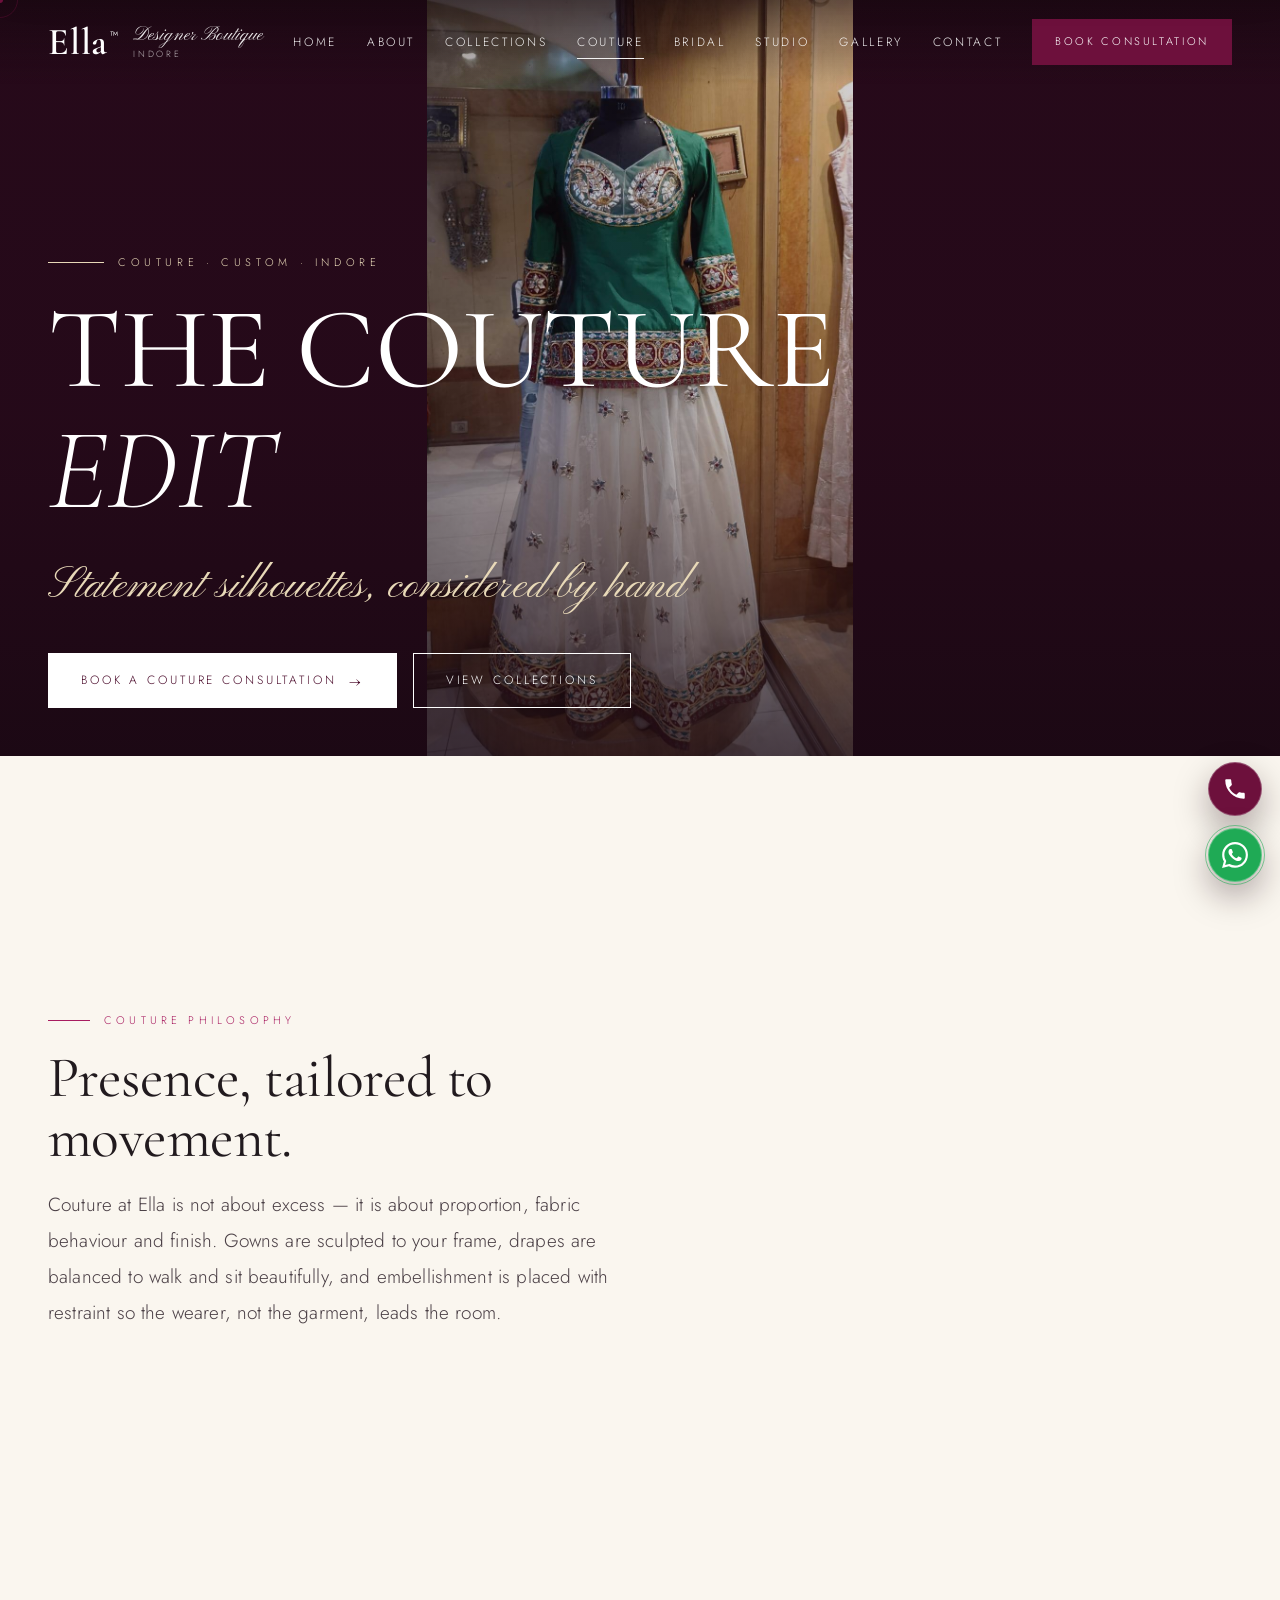
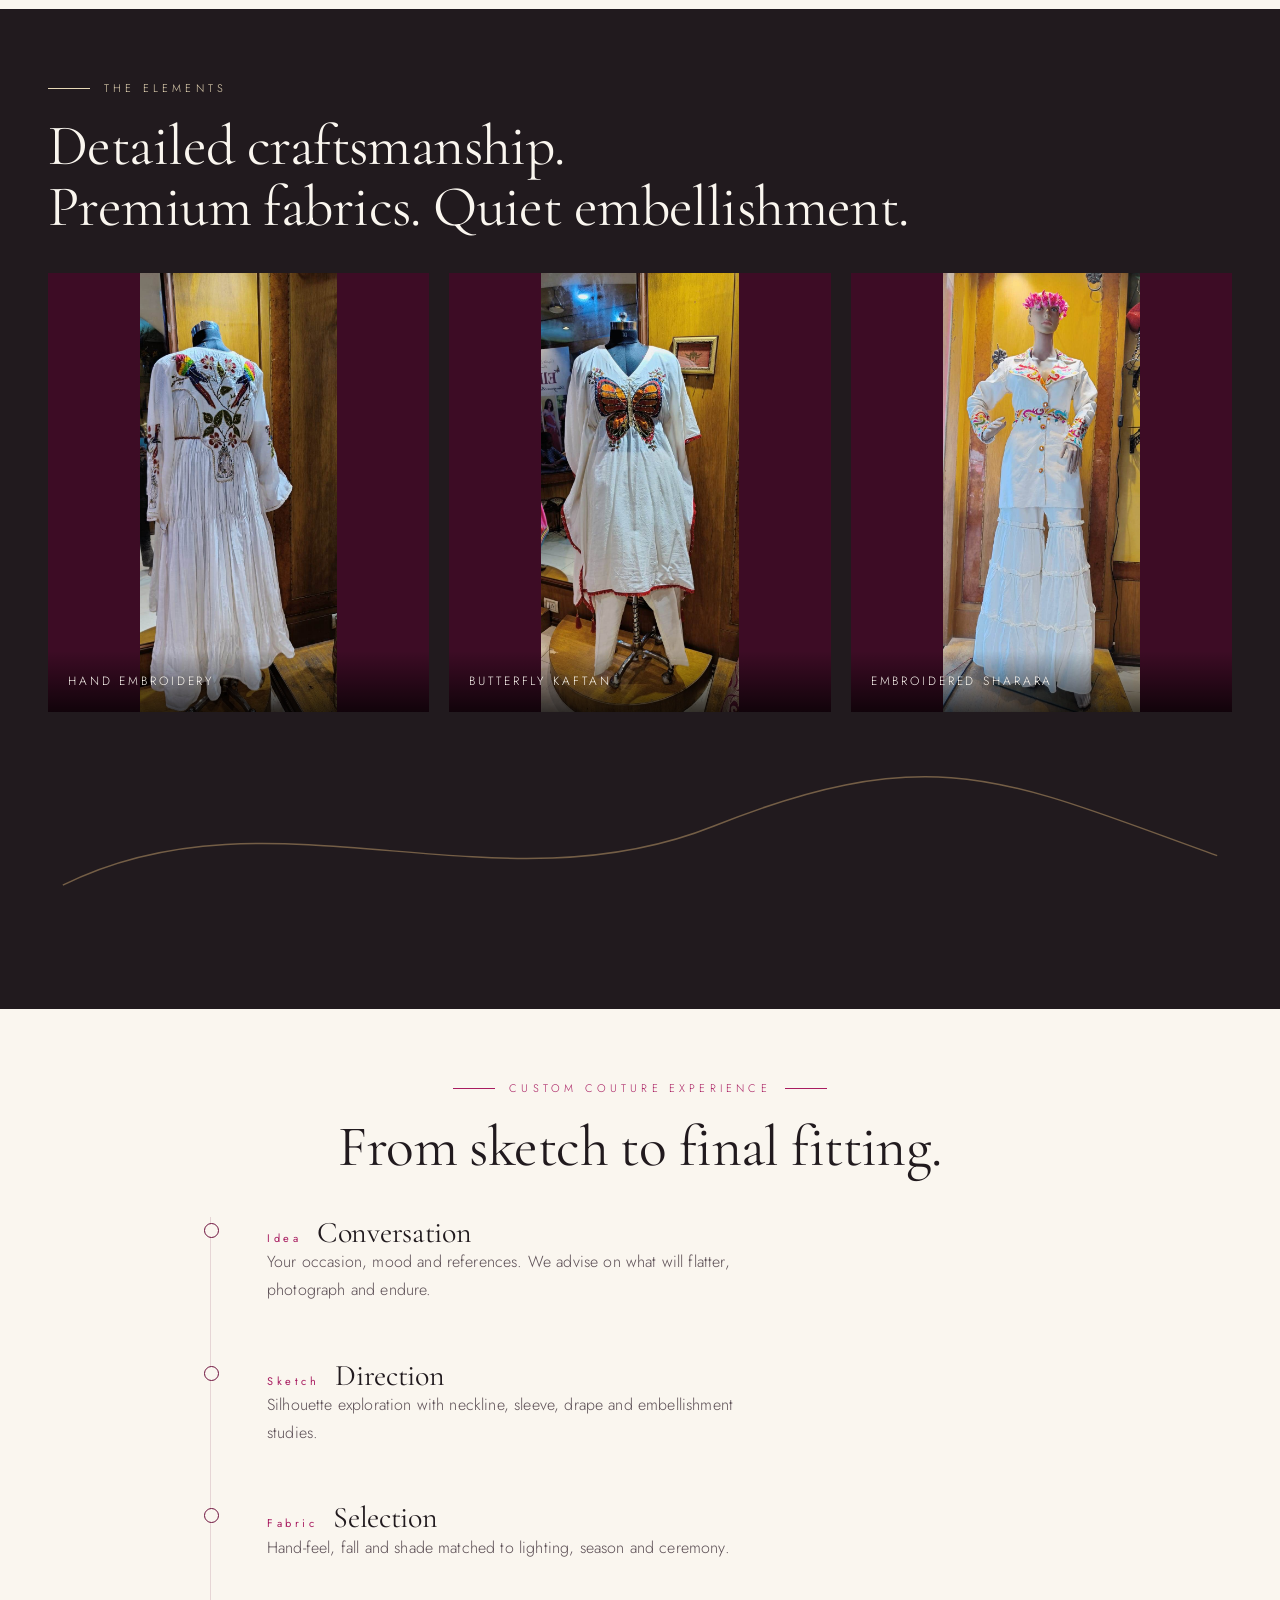
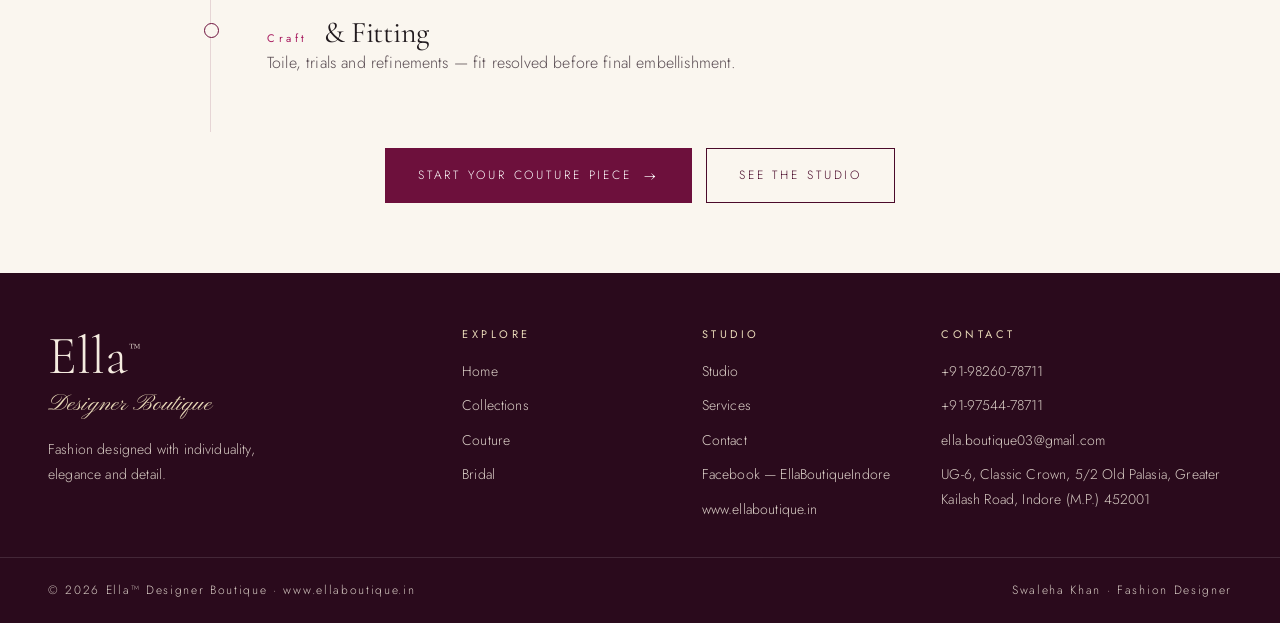
<file: couture.html>
<!DOCTYPE html>
<html lang="en">
<head>
<meta charset="UTF-8"><meta name="viewport" content="width=device-width, initial-scale=1.0">
<title>The Couture Edit | Ella™ Designer Boutique Indore</title>
<link rel="preload" as="image" href="assets/img/real/ella-green-lehenga.jpg">

<meta name="description" content="The Couture Edit by Ella™ Designer Boutique — statement silhouettes, premium fabrics, embellishment and custom couture experience in Indore by Swaleha Khan.">
<meta property="og:title" content="The Couture Edit — Ella™">
<link rel="icon" href="data:image/svg+xml,<svg xmlns='http://www.w3.org/2000/svg' viewBox='0 0 100 100'><text y='.9em' font-size='90' font-family='Georgia'>E</text></svg>">
<link rel="preconnect" href="https://fonts.googleapis.com"><link rel="preconnect" href="https://fonts.gstatic.com" crossorigin>
<link href="https://fonts.googleapis.com/css2?family=Cormorant+Garamond:ital,wght@0,300;0,400;0,500;0,600;1,400;1,500&family=Jost:wght@200;300;400;500&family=Pinyon+Script&display=swap" rel="stylesheet">
<link rel="stylesheet" href="assets/css/style.css?v=5">
</head>
<body>
<a class="skip-link" href="#main">Skip to content</a>
<div id="preloader" aria-hidden="true"><div class="pre-mark">Ella<sup>™</sup></div><div class="pre-sub">Designer Boutique</div><div class="pre-line"><span></span></div></div>
<div class="cursor-dot"></div><div class="cursor-ring"></div>
<header class="site-header transparent" data-transparent="true"><div class="header-inner">
<a href="index.html" class="brand"><span class="brand-mark">Ella<sup>™</sup></span><span class="brand-sub"><small>Designer Boutique</small><span>Indore</span></span></a>
<nav class="nav-desktop"><a href="index.html">Home</a><a href="about.html">About</a><a href="collections.html">Collections</a><a href="couture.html">Couture</a><a href="bridal.html">Bridal</a><a href="studio.html">Studio</a><a href="gallery.html">Gallery</a><a href="contact.html">Contact</a></nav>
<div class="header-cta"><a href="contact.html" class="btn btn-solid btn-sm">Book Consultation</a><button class="hamburger" data-open-menu aria-label="Open menu"><span></span><span></span><span></span></button></div>
</div></header>
<nav class="mobile-nav" id="mobileNav"><button class="mobile-close" data-close-menu aria-label="Close menu">✕</button>
<a class="mlink" href="index.html">Home <small>01</small></a><a class="mlink" href="about.html">About <small>02</small></a><a class="mlink" href="collections.html">Collections <small>03</small></a><a class="mlink" href="couture.html">Couture <small>04</small></a><a class="mlink" href="bridal.html">Bridal <small>05</small></a><a class="mlink" href="studio.html">Studio <small>06</small></a><a class="mlink" href="gallery.html">Gallery <small>07</small></a><a class="mlink" href="services.html">Services <small>08</small></a><a class="mlink" href="contact.html">Contact <small>09</small></a></nav>

<main id="main">
<section class="hero" style="min-height:84vh;min-height:84svh"><div class="hero-bg" data-parallax="0.08"><img src="assets/img/real/ella-green-lehenga.jpg" alt="Emerald Ella couture choli with mirror work and embellished lehenga" loading="eager" fetchpriority="high" decoding="async"></div><div class="hero-veil"></div>
<div class="hero-content"><p class="hero-kicker">Couture · Custom · Indore</p><h1 class="hero-title"><span style="font-size:clamp(56px,9vw,124px)">THE COUTURE<br><em style="font-weight:300">EDIT</em></span></h1><p class="hero-sub">Statement silhouettes, considered by hand</p><div class="hero-ctas"><a href="contact.html" class="btn btn-light">Book a Couture Consultation <span class="arr">→</span></a><a href="collections.html" class="btn btn-outline">View Collections</a></div></div></section>

<section class="editorial"><div class="wrap two-col">
<div class="reveal"><p class="eyebrow">Couture Philosophy</p><h2 class="h-section">Presence, tailored to movement.</h2><p class="lead" style="margin-top:18px">Couture at Ella is not about excess — it is about proportion, fabric behaviour and finish. Gowns are sculpted to your frame, drapes are balanced to walk and sit beautifully, and embellishment is placed with restraint so the wearer, not the garment, leads the room.</p></div>
<div class="reveal-img"><div class="img-frame img-ratio-45"><img src="assets/img/real/ella-parrot-gown.jpg" alt="White Ella couture gown with parrot embroidery and tassel ties" loading="lazy" decoding="async"></div></div>
</div></section>

<section class="pad" style="background:var(--charcoal);color:var(--ivory)"><div class="wrap">
<p class="eyebrow light">The Elements</p><h2 class="h-section">Detailed craftsmanship.<br>Premium fabrics. Quiet embellishment.</h2>
<div class="craft-grid stagger">
<figure class="craft-item" style="margin:0"><img src="assets/img/real/ella-parrot-back.jpg" alt="Hand-embroidered back detailing of an Ella couture gown" loading="lazy" decoding="async"><figcaption>Hand Embroidery</figcaption></figure>
<figure class="craft-item" style="margin:0"><img src="assets/img/real/ella-butterfly-kaftan.jpg" alt="White Ella kaftan with butterfly embroidery" loading="lazy" decoding="async"><figcaption>Butterfly Kaftan</figcaption></figure>
<figure class="craft-item" style="margin:0"><img src="assets/img/real/ella-sharara-white.jpg" alt="White Ella jacket-style outfit with colourful embroidery" loading="lazy" decoding="async"><figcaption>Embroidered Sharara</figcaption></figure>
</div>
<svg viewBox="0 0 800 120" fill="none" stroke="#c6a26e" stroke-width="1" opacity=".5" style="margin-top:40px;width:100%"><path d="M10 90 C 150 20, 300 110, 450 50 S 650 20, 790 70"/></svg>
</div></section>

<section class="editorial"><div class="wrap">
<p class="eyebrow center">Custom Couture Experience</p><h2 class="h-section center">From sketch to final fitting.</h2>
<div class="timeline">
<div class="t-step reveal"><h3><span>Idea</span> Conversation</h3><p>Your occasion, mood and references. We advise on what will flatter, photograph and endure.</p></div>
<div class="t-step reveal"><h3><span>Sketch</span> Direction</h3><p>Silhouette exploration with neckline, sleeve, drape and embellishment studies.</p></div>
<div class="t-step reveal"><h3><span>Fabric</span> Selection</h3><p>Hand-feel, fall and shade matched to lighting, season and ceremony.</p></div>
<div class="t-step reveal"><h3><span>Craft</span> & Fitting</h3><p>Toile, trials and refinements — fit resolved before final embellishment.</p></div>
</div>
<div class="center" style="margin-top:16px;display:flex;gap:14px;justify-content:center;flex-wrap:wrap"><a href="contact.html" class="btn btn-solid">Start Your Couture Piece <span class="arr">→</span></a><a href="studio.html" class="btn btn-outline" style="color:var(--wine)">See the Studio</a></div>
</div></section>
</main>
<footer><div class="foot-grid"><div><div class="foot-brand">Ella<sup>™</sup></div><div class="foot-script">Designer Boutique</div><p class="foot-tag">Fashion designed with individuality, elegance and detail.</p></div><div><h4>Explore</h4><ul><li><a href="index.html">Home</a></li><li><a href="collections.html">Collections</a></li><li><a href="couture.html">Couture</a></li><li><a href="bridal.html">Bridal</a></li></ul></div><div><h4>Studio</h4><ul><li><a href="studio.html">Studio</a></li><li><a href="services.html">Services</a></li><li><a href="contact.html">Contact</a></li><li><a href="https://www.fb.com/EllaBoutiqueIndore" target="_blank" rel="noopener">Facebook — EllaBoutiqueIndore</a></li><li><a href="https://www.ellaboutique.in" target="_blank" rel="noopener">www.ellaboutique.in</a></li></ul></div><div><h4>Contact</h4><ul><li><a href="tel:+919826078711">+91-98260-78711</a></li><li><a href="tel:+919754478711">+91-97544-78711</a></li><li><a href="mailto:ella.boutique03@gmail.com">ella.boutique03@gmail.com</a></li><li style="opacity:.85">UG-6, Classic Crown, 5/2 Old Palasia, Greater Kailash Road, Indore (M.P.) 452001</li></ul></div></div><div class="foot-bottom"><span>© <span id="yr"></span> Ella™ Designer Boutique · www.ellaboutique.in</span><span>Swaleha Khan · Fashion Designer</span></div></footer>
<div class="float-cta" aria-label="Quick contact">
  <a class="float-btn float-call" href="tel:+919826078711" aria-label="Call Ella Boutique at +91-98260-78711"><svg viewBox="0 0 24 24" aria-hidden="true"><path d="M6.62 10.79c1.44 2.83 3.76 5.14 6.59 6.59l2.2-2.2c.27-.27.67-.36 1.02-.24 1.12.37 2.33.57 3.57.57.55 0 1 .45 1 1V20c0 .55-.45 1-1 1-9.39 0-17-7.61-17-17 0-.55.45-1 1-1h3.5c.55 0 1 .45 1 1 0 1.25.2 2.45.57 3.57.11.35.03.74-.25 1.02l-2.2 2.2z"/></svg><span class="float-tip">Call Now</span></a>
  <a class="float-btn float-wa" href="https://wa.me/919826078711?text=Hello%20Ella%20Designer%20Boutique%2C%20I%20would%20like%20to%20book%20a%20design%20consultation." target="_blank" rel="noopener" aria-label="Chat with Ella Boutique on WhatsApp"><svg viewBox="0 0 24 24" aria-hidden="true"><path d="M17.472 14.382c-.297-.149-1.758-.867-2.03-.967-.273-.099-.471-.148-.67.15-.197.297-.767.966-.94 1.164-.173.199-.347.223-.644.075-.297-.15-1.255-.463-2.39-1.475-.883-.788-1.48-1.761-1.653-2.059-.173-.297-.018-.458.13-.606.134-.133.298-.347.446-.52.149-.174.198-.298.298-.497.099-.198.05-.371-.025-.52-.075-.149-.669-1.612-.916-2.207-.242-.579-.487-.5-.669-.51-.173-.008-.371-.01-.57-.01-.198 0-.52.074-.792.372-.272.297-1.04 1.016-1.04 2.479 0 1.462 1.065 2.875 1.213 3.074.149.198 2.096 3.2 5.077 4.487.709.306 1.262.489 1.694.625.712.227 1.36.195 1.871.118.571-.085 1.758-.719 2.006-1.413.248-.694.248-1.289.173-1.413-.074-.124-.272-.198-.57-.347m-5.421 7.403h-.004a9.87 9.87 0 0 1-5.031-1.378l-.361-.214-3.741.982.998-3.648-.235-.374a9.86 9.86 0 0 1-1.51-5.26c.001-5.45 4.436-9.884 9.888-9.884 2.64 0 5.122 1.03 6.988 2.898a9.825 9.825 0 0 1 2.893 6.994c-.003 5.45-4.437 9.884-9.885 9.884m8.413-18.297A11.815 11.815 0 0 0 12.05 0C5.495 0 .16 5.335.157 11.892c0 2.096.547 4.142 1.588 5.945L.057 24l6.305-1.654a11.882 11.882 0 0 0 5.683 1.448h.005c6.554 0 11.89-5.335 11.893-11.893a11.821 11.821 0 0 0-3.48-8.413z"/></svg><span class="float-tip">WhatsApp</span></a>
</div>
<script src="assets/js/main.js?v=5" defer></script>
</body>
</html>
</file>
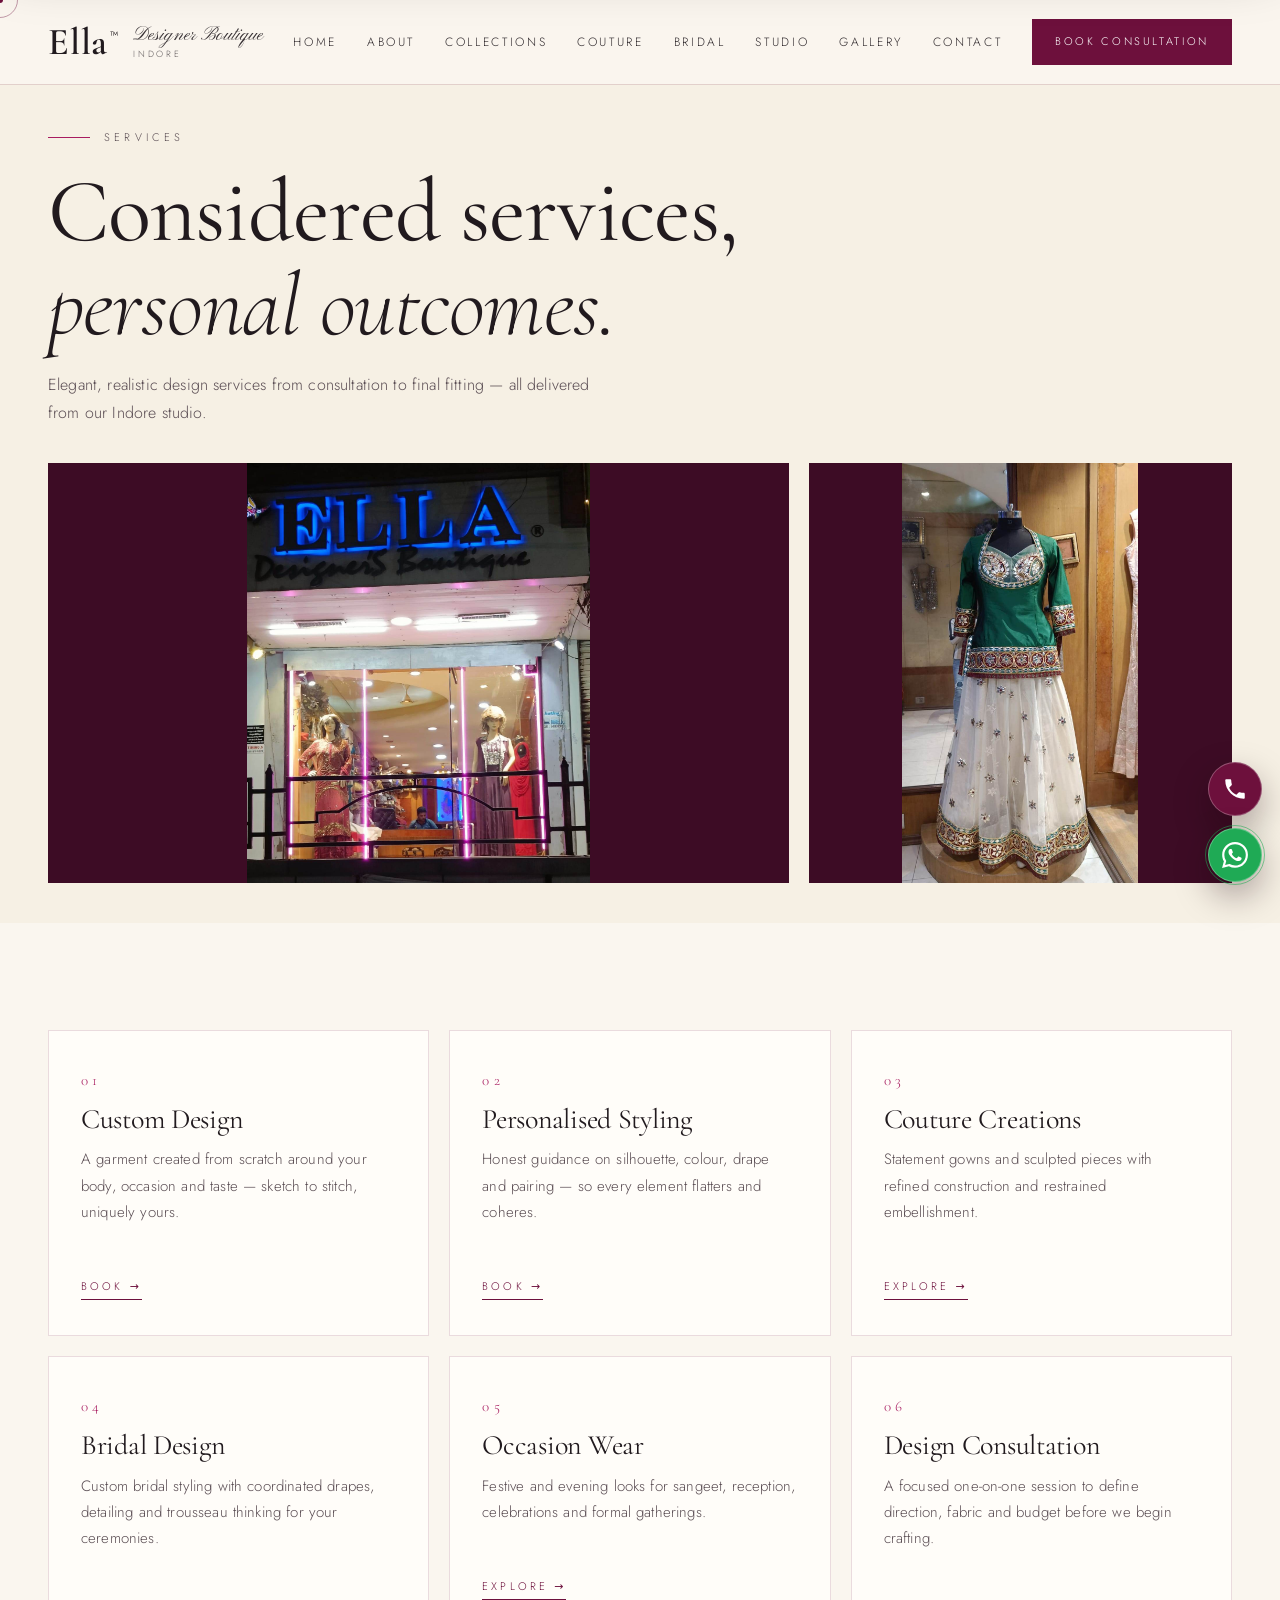
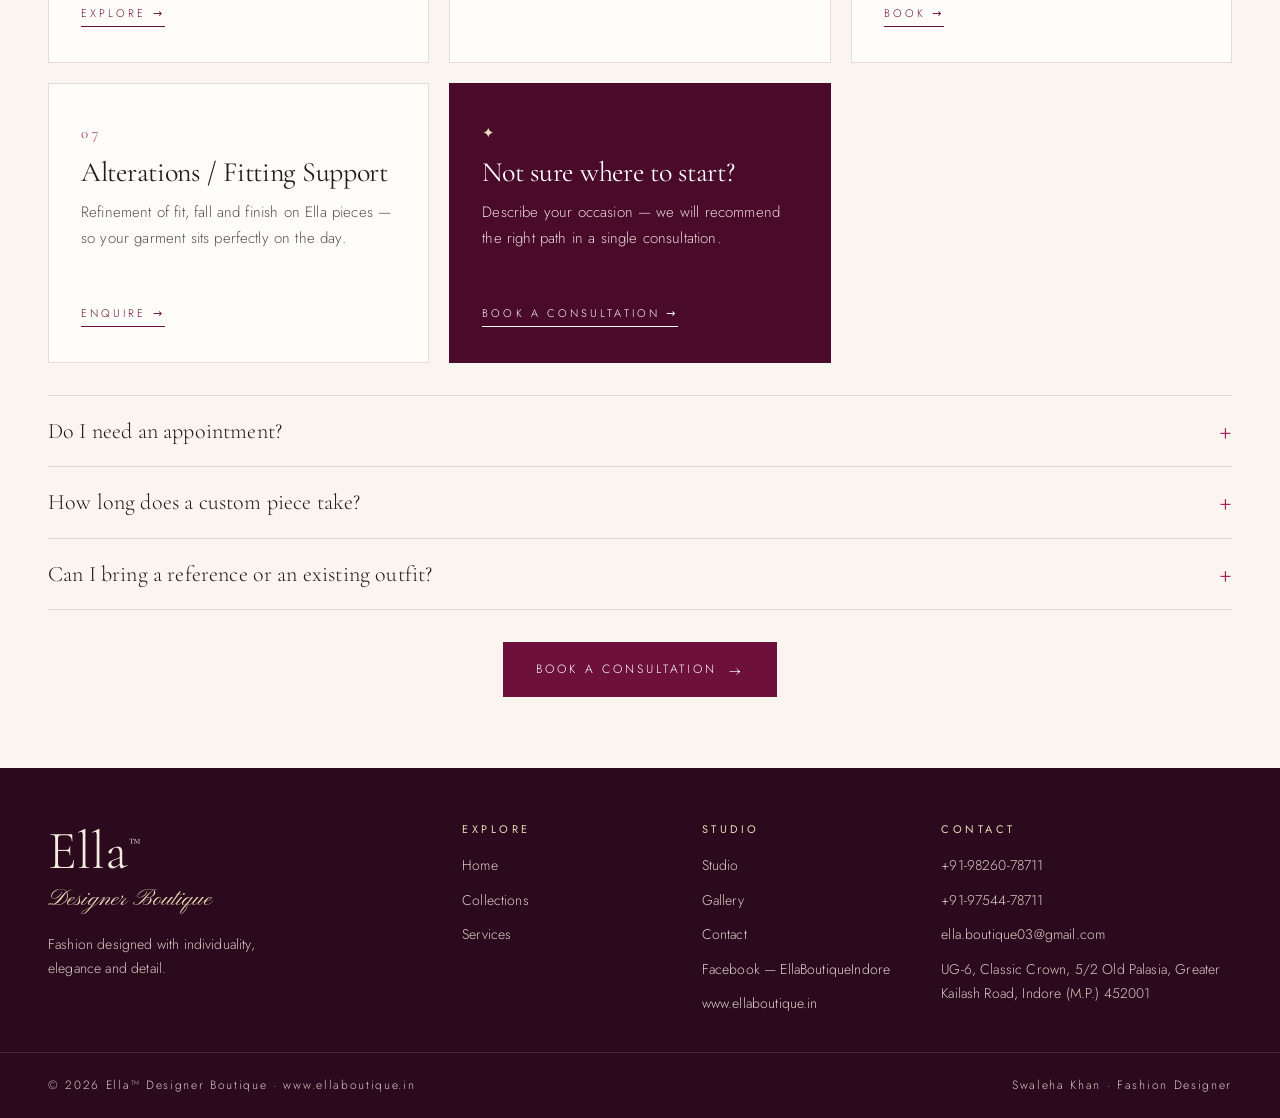
<file: services.html>
<!DOCTYPE html>
<html lang="en">
<head>
<meta charset="UTF-8"><meta name="viewport" content="width=device-width, initial-scale=1.0">
<title>Services | Ella™ Designer Boutique Indore — Custom Design, Bridal, Styling</title>
<link rel="preload" as="image" href="assets/img/real/ella-storefront.jpg">

<meta name="description" content="Services at Ella™ Designer Boutique Indore: custom design, personalised styling, couture creations, bridal design, occasion wear, consultation and fitting support.">
<link rel="icon" href="data:image/svg+xml,<svg xmlns='http://www.w3.org/2000/svg' viewBox='0 0 100 100'><text y='.9em' font-size='90' font-family='Georgia'>E</text></svg>">
<link rel="preconnect" href="https://fonts.googleapis.com"><link rel="preconnect" href="https://fonts.gstatic.com" crossorigin>
<link href="https://fonts.googleapis.com/css2?family=Cormorant+Garamond:ital,wght@0,300;0,400;0,500;0,600;1,400;1,500&family=Jost:wght@200;300;400;500&family=Pinyon+Script&display=swap" rel="stylesheet">
<link rel="stylesheet" href="assets/css/style.css?v=5">
</head>
<body>
<a class="skip-link" href="#main">Skip to content</a>
<div id="preloader" aria-hidden="true"><div class="pre-mark">Ella<sup>™</sup></div><div class="pre-sub">Designer Boutique</div><div class="pre-line"><span></span></div></div>
<div class="cursor-dot"></div><div class="cursor-ring"></div>
<header class="site-header solid"><div class="header-inner">
<a href="index.html" class="brand"><span class="brand-mark">Ella<sup>™</sup></span><span class="brand-sub"><small>Designer Boutique</small><span>Indore</span></span></a>
<nav class="nav-desktop"><a href="index.html">Home</a><a href="about.html">About</a><a href="collections.html">Collections</a><a href="couture.html">Couture</a><a href="bridal.html">Bridal</a><a href="studio.html">Studio</a><a href="gallery.html">Gallery</a><a href="contact.html">Contact</a></nav>
<div class="header-cta"><a href="contact.html" class="btn btn-solid btn-sm">Book Consultation</a><button class="hamburger" data-open-menu aria-label="Open menu"><span></span><span></span><span></span></button></div>
</div></header>
<nav class="mobile-nav" id="mobileNav"><button class="mobile-close" data-close-menu aria-label="Close menu">✕</button>
<a class="mlink" href="index.html">Home <small>01</small></a><a class="mlink" href="about.html">About <small>02</small></a><a class="mlink" href="collections.html">Collections <small>03</small></a><a class="mlink" href="couture.html">Couture <small>04</small></a><a class="mlink" href="bridal.html">Bridal <small>05</small></a><a class="mlink" href="studio.html">Studio <small>06</small></a><a class="mlink" href="gallery.html">Gallery <small>07</small></a><a class="mlink" href="services.html">Services <small>08</small></a><a class="mlink" href="contact.html">Contact <small>09</small></a></nav>

<main id="main">
<section class="page-hero"><div class="wrap">
<p class="eyebrow">Services</p>
<h1>Considered services,<br><em style="font-weight:300">personal outcomes.</em></h1>
<p style="margin-top:18px">Elegant, realistic design services from consultation to final fitting — all delivered from our Indore studio.</p>
<div class="page-hero-img"><img src="assets/img/real/ella-storefront.jpg" alt="Ella Designer Boutique storefront in Indore" loading="eager" fetchpriority="high" decoding="async"><img src="assets/img/real/ella-green-lehenga.jpg" alt="Emerald Ella choli with mirror work and embellished lehenga" loading="eager" fetchpriority="high" decoding="async"></div>
</div></section>

<section class="pad"><div class="wrap">
<div class="svc-grid stagger">
<div class="svc"><div class="svc-num">01</div><h3>Custom Design</h3><p>A garment created from scratch around your body, occasion and taste — sketch to stitch, uniquely yours.</p><br><a href="contact.html">Book →</a></div>
<div class="svc"><div class="svc-num">02</div><h3>Personalised Styling</h3><p>Honest guidance on silhouette, colour, drape and pairing — so every element flatters and coheres.</p><br><a href="contact.html">Book →</a></div>
<div class="svc"><div class="svc-num">03</div><h3>Couture Creations</h3><p>Statement gowns and sculpted pieces with refined construction and restrained embellishment.</p><br><a href="couture.html">Explore →</a></div>
<div class="svc"><div class="svc-num">04</div><h3>Bridal Design</h3><p>Custom bridal styling with coordinated drapes, detailing and trousseau thinking for your ceremonies.</p><br><a href="bridal.html">Explore →</a></div>
<div class="svc"><div class="svc-num">05</div><h3>Occasion Wear</h3><p>Festive and evening looks for sangeet, reception, celebrations and formal gatherings.</p><br><a href="bridal.html">Explore →</a></div>
<div class="svc"><div class="svc-num">06</div><h3>Design Consultation</h3><p>A focused one-on-one session to define direction, fabric and budget before we begin crafting.</p><br><a href="contact.html">Book →</a></div>
<div class="svc"><div class="svc-num">07</div><h3>Alterations / Fitting Support</h3><p>Refinement of fit, fall and finish on Ella pieces — so your garment sits perfectly on the day.</p><br><a href="contact.html">Enquire →</a></div>
<div class="svc" style="background:var(--wine);color:#fff;border-color:var(--wine)"><div class="svc-num" style="color:var(--gold-light)">✦</div><h3 style="color:#fff">Not sure where to start?</h3><p style="color:#e8d5d5">Describe your occasion — we will recommend the right path in a single consultation.</p><br><a href="contact.html" style="color:#fff;border-color:#fff">Book a Consultation →</a></div>
</div>

<div class="faq">
<details><summary>Do I need an appointment? <span>+</span></summary><p>Consultations are by appointment so you receive focused, unhurried attention. Call +91-98260-78711 or +91-97544-78711, or send the enquiry form.</p></details>
<details><summary>How long does a custom piece take? <span>+</span></summary><p>Timelines vary with design complexity, fabric sourcing and fitting rounds. Share your event date in the enquiry and we will advise honestly whether it is achievable.</p></details>
<details><summary>Can I bring a reference or an existing outfit? <span>+</span></summary><p>Yes — references, heirloom pieces and fabric you love are welcome starting points. We adapt them into a silhouette that fits you.</p></details>
</div>

<div class="center" style="margin-top:32px"><a href="contact.html" class="btn btn-solid">Book a Consultation <span class="arr">→</span></a></div>
</div></section>
</main>
<footer><div class="foot-grid"><div><div class="foot-brand">Ella<sup>™</sup></div><div class="foot-script">Designer Boutique</div><p class="foot-tag">Fashion designed with individuality, elegance and detail.</p></div><div><h4>Explore</h4><ul><li><a href="index.html">Home</a></li><li><a href="collections.html">Collections</a></li><li><a href="services.html">Services</a></li></ul></div><div><h4>Studio</h4><ul><li><a href="studio.html">Studio</a></li><li><a href="gallery.html">Gallery</a></li><li><a href="contact.html">Contact</a></li><li><a href="https://www.fb.com/EllaBoutiqueIndore" target="_blank" rel="noopener">Facebook — EllaBoutiqueIndore</a></li><li><a href="https://www.ellaboutique.in" target="_blank" rel="noopener">www.ellaboutique.in</a></li></ul></div><div><h4>Contact</h4><ul><li><a href="tel:+919826078711">+91-98260-78711</a></li><li><a href="tel:+919754478711">+91-97544-78711</a></li><li><a href="mailto:ella.boutique03@gmail.com">ella.boutique03@gmail.com</a></li><li style="opacity:.85">UG-6, Classic Crown, 5/2 Old Palasia, Greater Kailash Road, Indore (M.P.) 452001</li></ul></div></div><div class="foot-bottom"><span>© <span id="yr"></span> Ella™ Designer Boutique · www.ellaboutique.in</span><span>Swaleha Khan · Fashion Designer</span></div></footer>
<div class="float-cta" aria-label="Quick contact">
  <a class="float-btn float-call" href="tel:+919826078711" aria-label="Call Ella Boutique at +91-98260-78711"><svg viewBox="0 0 24 24" aria-hidden="true"><path d="M6.62 10.79c1.44 2.83 3.76 5.14 6.59 6.59l2.2-2.2c.27-.27.67-.36 1.02-.24 1.12.37 2.33.57 3.57.57.55 0 1 .45 1 1V20c0 .55-.45 1-1 1-9.39 0-17-7.61-17-17 0-.55.45-1 1-1h3.5c.55 0 1 .45 1 1 0 1.25.2 2.45.57 3.57.11.35.03.74-.25 1.02l-2.2 2.2z"/></svg><span class="float-tip">Call Now</span></a>
  <a class="float-btn float-wa" href="https://wa.me/919826078711?text=Hello%20Ella%20Designer%20Boutique%2C%20I%20would%20like%20to%20book%20a%20design%20consultation." target="_blank" rel="noopener" aria-label="Chat with Ella Boutique on WhatsApp"><svg viewBox="0 0 24 24" aria-hidden="true"><path d="M17.472 14.382c-.297-.149-1.758-.867-2.03-.967-.273-.099-.471-.148-.67.15-.197.297-.767.966-.94 1.164-.173.199-.347.223-.644.075-.297-.15-1.255-.463-2.39-1.475-.883-.788-1.48-1.761-1.653-2.059-.173-.297-.018-.458.13-.606.134-.133.298-.347.446-.52.149-.174.198-.298.298-.497.099-.198.05-.371-.025-.52-.075-.149-.669-1.612-.916-2.207-.242-.579-.487-.5-.669-.51-.173-.008-.371-.01-.57-.01-.198 0-.52.074-.792.372-.272.297-1.04 1.016-1.04 2.479 0 1.462 1.065 2.875 1.213 3.074.149.198 2.096 3.2 5.077 4.487.709.306 1.262.489 1.694.625.712.227 1.36.195 1.871.118.571-.085 1.758-.719 2.006-1.413.248-.694.248-1.289.173-1.413-.074-.124-.272-.198-.57-.347m-5.421 7.403h-.004a9.87 9.87 0 0 1-5.031-1.378l-.361-.214-3.741.982.998-3.648-.235-.374a9.86 9.86 0 0 1-1.51-5.26c.001-5.45 4.436-9.884 9.888-9.884 2.64 0 5.122 1.03 6.988 2.898a9.825 9.825 0 0 1 2.893 6.994c-.003 5.45-4.437 9.884-9.885 9.884m8.413-18.297A11.815 11.815 0 0 0 12.05 0C5.495 0 .16 5.335.157 11.892c0 2.096.547 4.142 1.588 5.945L.057 24l6.305-1.654a11.882 11.882 0 0 0 5.683 1.448h.005c6.554 0 11.89-5.335 11.893-11.893a11.821 11.821 0 0 0-3.48-8.413z"/></svg><span class="float-tip">WhatsApp</span></a>
</div>
<script src="assets/js/main.js?v=5" defer></script>
</body>
</html>
</file>
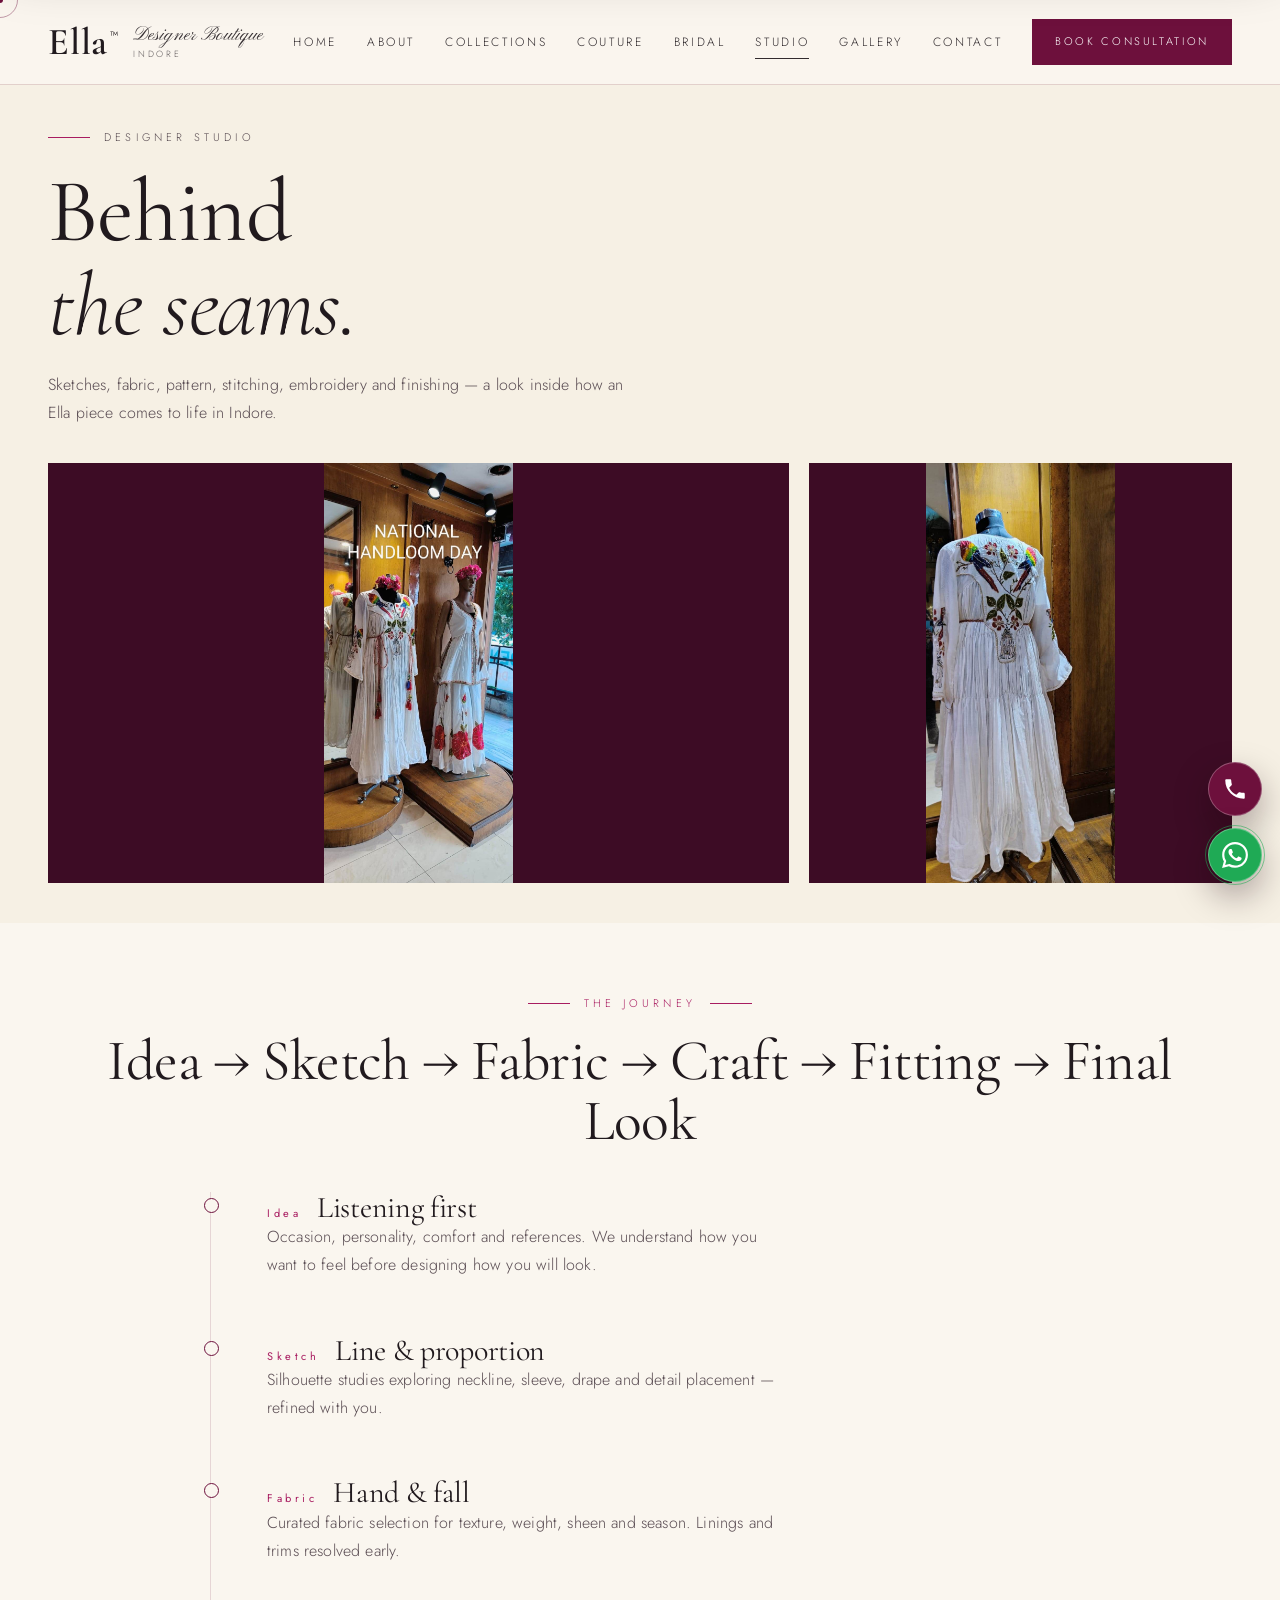
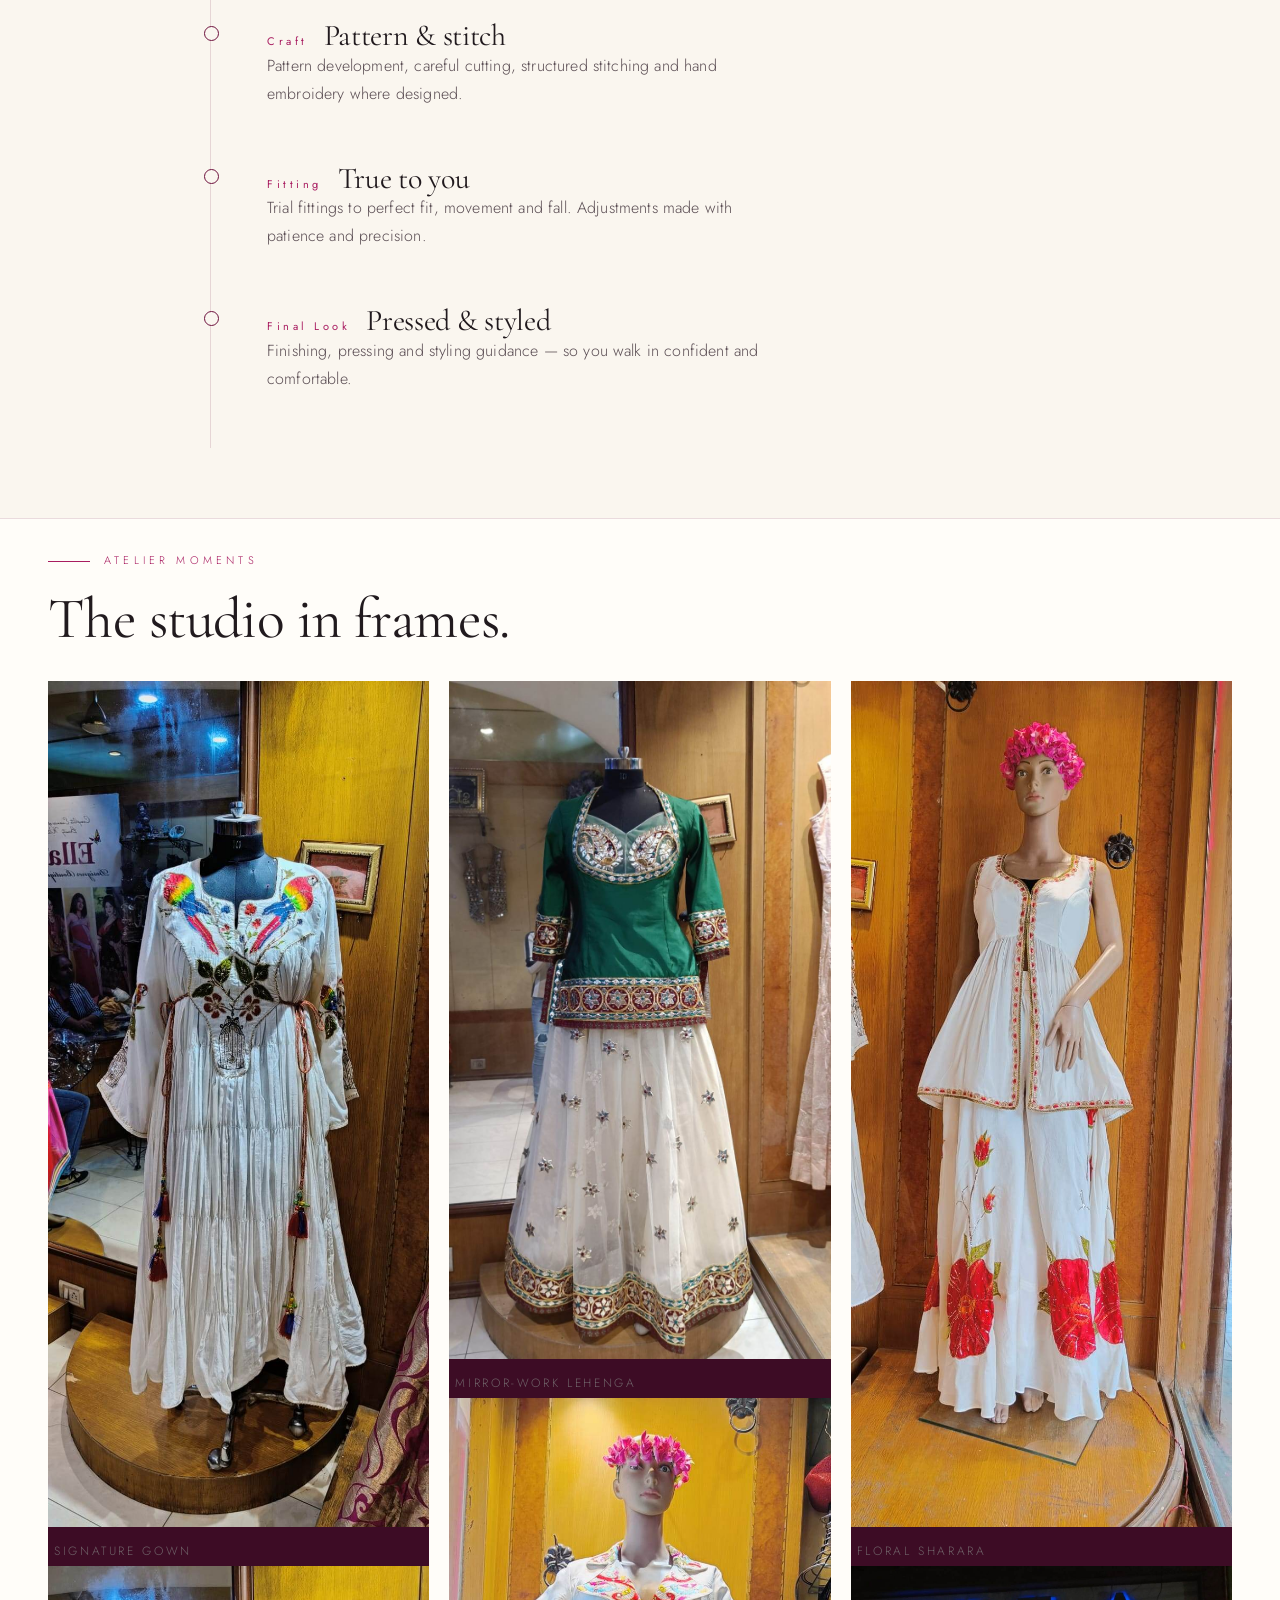
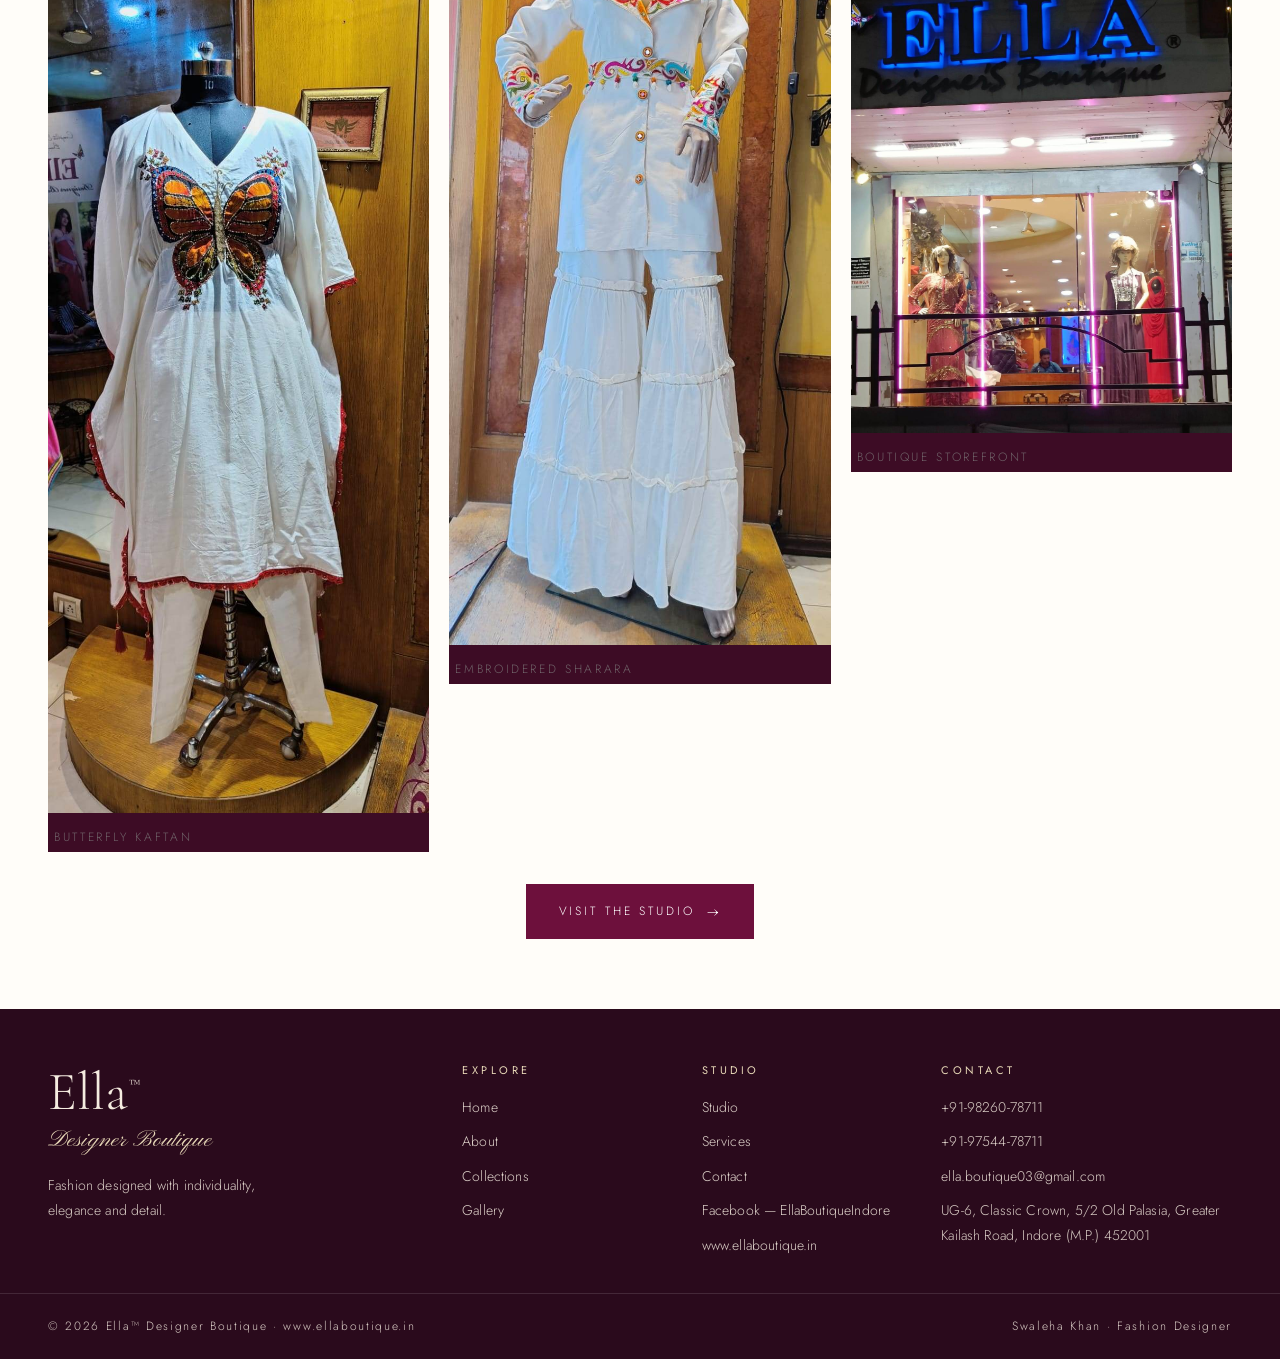
<file: studio.html>
<!DOCTYPE html>
<html lang="en">
<head>
<meta charset="UTF-8"><meta name="viewport" content="width=device-width, initial-scale=1.0">
<title>Designer Studio | Ella™ Designer Boutique Indore — Process</title>
<link rel="preload" as="image" href="assets/img/real/ella-boutique-display.jpg">

<meta name="description" content="Inside Ella™ Designer Studio — sketches, fabric selection, pattern, stitching, embroidery, fitting and finishing by Swaleha Khan in Indore.">
<link rel="icon" href="data:image/svg+xml,<svg xmlns='http://www.w3.org/2000/svg' viewBox='0 0 100 100'><text y='.9em' font-size='90' font-family='Georgia'>E</text></svg>">
<link rel="preconnect" href="https://fonts.googleapis.com"><link rel="preconnect" href="https://fonts.gstatic.com" crossorigin>
<link href="https://fonts.googleapis.com/css2?family=Cormorant+Garamond:ital,wght@0,300;0,400;0,500;0,600;1,400;1,500&family=Jost:wght@200;300;400;500&family=Pinyon+Script&display=swap" rel="stylesheet">
<link rel="stylesheet" href="assets/css/style.css?v=5">
</head>
<body>
<a class="skip-link" href="#main">Skip to content</a>
<div id="preloader" aria-hidden="true"><div class="pre-mark">Ella<sup>™</sup></div><div class="pre-sub">Designer Boutique</div><div class="pre-line"><span></span></div></div>
<div class="cursor-dot"></div><div class="cursor-ring"></div>
<header class="site-header solid"><div class="header-inner">
<a href="index.html" class="brand"><span class="brand-mark">Ella<sup>™</sup></span><span class="brand-sub"><small>Designer Boutique</small><span>Indore</span></span></a>
<nav class="nav-desktop"><a href="index.html">Home</a><a href="about.html">About</a><a href="collections.html">Collections</a><a href="couture.html">Couture</a><a href="bridal.html">Bridal</a><a href="studio.html">Studio</a><a href="gallery.html">Gallery</a><a href="contact.html">Contact</a></nav>
<div class="header-cta"><a href="contact.html" class="btn btn-solid btn-sm">Book Consultation</a><button class="hamburger" data-open-menu aria-label="Open menu"><span></span><span></span><span></span></button></div>
</div></header>
<nav class="mobile-nav" id="mobileNav"><button class="mobile-close" data-close-menu aria-label="Close menu">✕</button>
<a class="mlink" href="index.html">Home <small>01</small></a><a class="mlink" href="about.html">About <small>02</small></a><a class="mlink" href="collections.html">Collections <small>03</small></a><a class="mlink" href="couture.html">Couture <small>04</small></a><a class="mlink" href="bridal.html">Bridal <small>05</small></a><a class="mlink" href="studio.html">Studio <small>06</small></a><a class="mlink" href="gallery.html">Gallery <small>07</small></a><a class="mlink" href="services.html">Services <small>08</small></a><a class="mlink" href="contact.html">Contact <small>09</small></a></nav>

<main id="main">
<section class="page-hero"><div class="wrap">
<p class="eyebrow">Designer Studio</p>
<h1>Behind<br><em style="font-weight:300">the seams.</em></h1>
<p style="margin-top:18px">Sketches, fabric, pattern, stitching, embroidery and finishing — a look inside how an Ella piece comes to life in Indore.</p>
<div class="page-hero-img"><img src="assets/img/real/ella-boutique-display.jpg" alt="Handcrafted Ella outfits displayed inside the designer studio" loading="eager" fetchpriority="high" decoding="async"><img src="assets/img/real/ella-parrot-back.jpg" alt="Hand-embroidered back detailing of an Ella designer gown" loading="eager" fetchpriority="high" decoding="async"></div>
</div></section>

<section class="pad"><div class="wrap">
<p class="eyebrow center">The Journey</p>
<h2 class="h-section center">Idea → Sketch → Fabric → Craft → Fitting → Final Look</h2>
<div class="timeline">
<div class="t-step reveal"><h3><span>Idea</span> Listening first</h3><p>Occasion, personality, comfort and references. We understand how you want to feel before designing how you will look.</p></div>
<div class="t-step reveal"><h3><span>Sketch</span> Line & proportion</h3><p>Silhouette studies exploring neckline, sleeve, drape and detail placement — refined with you.</p></div>
<div class="t-step reveal"><h3><span>Fabric</span> Hand & fall</h3><p>Curated fabric selection for texture, weight, sheen and season. Linings and trims resolved early.</p></div>
<div class="t-step reveal"><h3><span>Craft</span> Pattern & stitch</h3><p>Pattern development, careful cutting, structured stitching and hand embroidery where designed.</p></div>
<div class="t-step reveal"><h3><span>Fitting</span> True to you</h3><p>Trial fittings to perfect fit, movement and fall. Adjustments made with patience and precision.</p></div>
<div class="t-step reveal"><h3><span>Final Look</span> Pressed & styled</h3><p>Finishing, pressing and styling guidance — so you walk in confident and comfortable.</p></div>
</div>
</div></section>

<section class="pad" style="background:var(--offwhite);border-top:1px solid var(--line)"><div class="wrap">
<p class="eyebrow">Atelier Moments</p>
<h2 class="h-section">The studio in frames.</h2>
<div class="masonry">
<figure style="margin:0"><img src="assets/img/real/ella-parrot-gown.jpg" alt="White Ella gown with parrot embroidery on a dress form" loading="lazy" decoding="async"><figcaption>Signature gown</figcaption></figure>
<figure style="margin:0"><img src="assets/img/real/ella-butterfly-kaftan.jpg" alt="White Ella kaftan with butterfly embroidery" loading="lazy" decoding="async"><figcaption>Butterfly kaftan</figcaption></figure>
<figure style="margin:0"><img src="assets/img/real/ella-green-lehenga.jpg" alt="Emerald choli with mirror work and embellished lehenga" loading="lazy" decoding="async"><figcaption>Mirror-work lehenga</figcaption></figure>
<figure style="margin:0"><img src="assets/img/real/ella-sharara-white.jpg" alt="White jacket-style outfit with colourful embroidery" loading="lazy" decoding="async"><figcaption>Embroidered sharara</figcaption></figure>
<figure style="margin:0"><img src="assets/img/real/ella-floral-sharara.jpg" alt="White sharara set with red floral detailing" loading="lazy" decoding="async"><figcaption>Floral sharara</figcaption></figure>
<figure style="margin:0"><img src="assets/img/real/ella-storefront.jpg" alt="Ella Designer Boutique storefront in Indore" loading="lazy" decoding="async"><figcaption>Boutique storefront</figcaption></figure>
</div>
<div class="center" style="margin-top:32px"><a href="contact.html" class="btn btn-solid">Visit the Studio <span class="arr">→</span></a></div>
</div></section>
</main>
<footer><div class="foot-grid"><div><div class="foot-brand">Ella<sup>™</sup></div><div class="foot-script">Designer Boutique</div><p class="foot-tag">Fashion designed with individuality, elegance and detail.</p></div><div><h4>Explore</h4><ul><li><a href="index.html">Home</a></li><li><a href="about.html">About</a></li><li><a href="collections.html">Collections</a></li><li><a href="gallery.html">Gallery</a></li></ul></div><div><h4>Studio</h4><ul><li><a href="studio.html">Studio</a></li><li><a href="services.html">Services</a></li><li><a href="contact.html">Contact</a></li><li><a href="https://www.fb.com/EllaBoutiqueIndore" target="_blank" rel="noopener">Facebook — EllaBoutiqueIndore</a></li><li><a href="https://www.ellaboutique.in" target="_blank" rel="noopener">www.ellaboutique.in</a></li></ul></div><div><h4>Contact</h4><ul><li><a href="tel:+919826078711">+91-98260-78711</a></li><li><a href="tel:+919754478711">+91-97544-78711</a></li><li><a href="mailto:ella.boutique03@gmail.com">ella.boutique03@gmail.com</a></li><li style="opacity:.85">UG-6, Classic Crown, 5/2 Old Palasia, Greater Kailash Road, Indore (M.P.) 452001</li></ul></div></div><div class="foot-bottom"><span>© <span id="yr"></span> Ella™ Designer Boutique · www.ellaboutique.in</span><span>Swaleha Khan · Fashion Designer</span></div></footer>
<div class="float-cta" aria-label="Quick contact">
  <a class="float-btn float-call" href="tel:+919826078711" aria-label="Call Ella Boutique at +91-98260-78711"><svg viewBox="0 0 24 24" aria-hidden="true"><path d="M6.62 10.79c1.44 2.83 3.76 5.14 6.59 6.59l2.2-2.2c.27-.27.67-.36 1.02-.24 1.12.37 2.33.57 3.57.57.55 0 1 .45 1 1V20c0 .55-.45 1-1 1-9.39 0-17-7.61-17-17 0-.55.45-1 1-1h3.5c.55 0 1 .45 1 1 0 1.25.2 2.45.57 3.57.11.35.03.74-.25 1.02l-2.2 2.2z"/></svg><span class="float-tip">Call Now</span></a>
  <a class="float-btn float-wa" href="https://wa.me/919826078711?text=Hello%20Ella%20Designer%20Boutique%2C%20I%20would%20like%20to%20book%20a%20design%20consultation." target="_blank" rel="noopener" aria-label="Chat with Ella Boutique on WhatsApp"><svg viewBox="0 0 24 24" aria-hidden="true"><path d="M17.472 14.382c-.297-.149-1.758-.867-2.03-.967-.273-.099-.471-.148-.67.15-.197.297-.767.966-.94 1.164-.173.199-.347.223-.644.075-.297-.15-1.255-.463-2.39-1.475-.883-.788-1.48-1.761-1.653-2.059-.173-.297-.018-.458.13-.606.134-.133.298-.347.446-.52.149-.174.198-.298.298-.497.099-.198.05-.371-.025-.52-.075-.149-.669-1.612-.916-2.207-.242-.579-.487-.5-.669-.51-.173-.008-.371-.01-.57-.01-.198 0-.52.074-.792.372-.272.297-1.04 1.016-1.04 2.479 0 1.462 1.065 2.875 1.213 3.074.149.198 2.096 3.2 5.077 4.487.709.306 1.262.489 1.694.625.712.227 1.36.195 1.871.118.571-.085 1.758-.719 2.006-1.413.248-.694.248-1.289.173-1.413-.074-.124-.272-.198-.57-.347m-5.421 7.403h-.004a9.87 9.87 0 0 1-5.031-1.378l-.361-.214-3.741.982.998-3.648-.235-.374a9.86 9.86 0 0 1-1.51-5.26c.001-5.45 4.436-9.884 9.888-9.884 2.64 0 5.122 1.03 6.988 2.898a9.825 9.825 0 0 1 2.893 6.994c-.003 5.45-4.437 9.884-9.885 9.884m8.413-18.297A11.815 11.815 0 0 0 12.05 0C5.495 0 .16 5.335.157 11.892c0 2.096.547 4.142 1.588 5.945L.057 24l6.305-1.654a11.882 11.882 0 0 0 5.683 1.448h.005c6.554 0 11.89-5.335 11.893-11.893a11.821 11.821 0 0 0-3.48-8.413z"/></svg><span class="float-tip">WhatsApp</span></a>
</div>
<script src="assets/js/main.js?v=5" defer></script>
</body>
</html>
</file>
<file: assets/css/style.css>
/* ============================================================
   ELLA™ Designer Boutique — Luxury Design System
   Indore · By Fashion Designer Swaleha Khan
   ============================================================ */
:root{
  --wine:#4a0a2a;
  --burgundy:#6d103c;
  --magenta:#a81c60;
  --magenta-soft:#c94a86;
  --ivory:#faf6ef;
  --cream:#f6f0e4;
  --beige:#ece0cc;
  --offwhite:#fffdf9;
  --charcoal:#211a1e;
  --muted:#6f6268;
  --line:rgba(109,16,60,.14);
  --line-light:rgba(255,255,255,.18);
  --gold:#c6a26e;
  --gold-light:#e8d9b8;
  --shadow:0 30px 80px rgba(74,10,42,.14);
  --shadow-sm:0 12px 40px rgba(74,10,42,.10);
  --serif:"Cormorant Garamond","Playfair Display",Georgia,serif;
  --sans:"Jost",Inter,system-ui,-apple-system,sans-serif;
  --script:"Pinyon Script","Great Vibes",cursive;
  --max:1320px;
  --pad:clamp(20px,4vw,48px);
  --header-h:84px;
}
*{box-sizing:border-box}
html{scroll-behavior:smooth}
html,body{margin:0;padding:0}
body{
  font-family:var(--sans);
  background:var(--ivory);
  color:var(--charcoal);
  line-height:1.75;
  font-weight:300;
  letter-spacing:.01em;
  -webkit-font-smoothing:antialiased;
  overflow-x:hidden;
}
::selection{background:var(--burgundy);color:#fff}
img{max-width:100%;display:block}
a{color:inherit;text-decoration:none}
button{font-family:inherit}
h1,h2,h3,h4{font-family:var(--serif);font-weight:400;line-height:1.05;margin:0;letter-spacing:-.01em}
p{margin:0 0 1.2em}

/* accessibility */
.skip-link{position:absolute;left:-9999px;top:0;background:var(--wine);color:#fff;padding:12px 18px;z-index:2000}
.skip-link:focus{left:12px;top:12px}
:focus-visible{outline:2px solid var(--magenta);outline-offset:3px}
@media (prefers-reduced-motion:reduce){
  *,*::before,*::after{animation:none!important;transition:none!important;scroll-behavior:auto!important}
  .reveal{opacity:1!important;transform:none!important}
}

/* ---------- Preloader ---------- */
#preloader{position:fixed;inset:0;z-index:2000;background:var(--ivory);display:flex;align-items:center;justify-content:center;flex-direction:column;gap:18px;transition:opacity .8s ease,visibility .8s}
#preloader.done{opacity:0;visibility:hidden;pointer-events:none}
.pre-mark{font-family:var(--serif);font-size:clamp(64px,9vw,110px);line-height:1;color:var(--burgundy);letter-spacing:.02em;position:relative}
.pre-mark sup{font-size:.28em;vertical-align:super;letter-spacing:0}
.pre-sub{font-family:var(--script);font-size:clamp(22px,3vw,32px);color:var(--charcoal);opacity:.85}
.pre-line{width:180px;height:1px;background:var(--line);position:relative;overflow:hidden}
.pre-line span{position:absolute;inset:0;background:linear-gradient(90deg,var(--burgundy),var(--gold));transform-origin:left;animation:preload 1.6s ease-in-out infinite}
@keyframes preload{0%{transform:scaleX(0);transform-origin:left}50%{transform:scaleX(1);transform-origin:left}51%{transform-origin:right}100%{transform:scaleX(0);transform-origin:right}}
.pre-butterfly{width:28px;height:28px;opacity:.9;animation:flutter 2.2s ease-in-out infinite}
@keyframes flutter{0%,100%{transform:translateY(0) rotate(-4deg)}50%{transform:translateY(-8px) rotate(4deg)}}
.pre-small{font-size:11px;letter-spacing:.35em;text-transform:uppercase;color:var(--muted)}

/* ---------- Cursor ---------- */
.cursor-dot,.cursor-ring{position:fixed;top:0;left:0;pointer-events:none;z-index:1500;border-radius:50%;display:none}
@media (hover:hover) and (pointer:fine){
  .cursor-dot{display:block;width:6px;height:6px;background:var(--burgundy);transform:translate(-50%,-50%)}
  .cursor-ring{display:block;width:36px;height:36px;border:1px solid rgba(109,16,60,.4);transform:translate(-50%,-50%);transition:width .3s,height .3s,background .3s}
  .cursor-ring.is-hover{width:64px;height:64px;background:rgba(168,28,96,.08)}
}

/* ---------- Header ---------- */
.site-header{position:fixed;top:0;left:0;right:0;z-index:1000;height:var(--header-h);display:flex;align-items:center;transition:background .4s,box-shadow .4s,backdrop-filter .4s}
.site-header .header-inner{width:100%;max-width:var(--max);margin:0 auto;padding:0 var(--pad);display:flex;align-items:center;justify-content:space-between;gap:24px}
.site-header.transparent{background:linear-gradient(to bottom,rgba(20,8,14,.55),transparent);color:#fff}
.site-header.solid{background:rgba(250,246,239,.92);backdrop-filter:blur(14px);color:var(--charcoal);box-shadow:0 1px 0 var(--line)}
.brand{display:flex;align-items:center;gap:14px;line-height:1}
.brand-mark{font-family:var(--serif);font-size:38px;font-weight:600;color:inherit;letter-spacing:.02em}
.brand-mark sup{font-size:.32em;font-family:var(--sans);font-weight:400;vertical-align:super;margin-left:2px}
.brand-sub{display:flex;flex-direction:column}
.brand-sub small{font-family:var(--script);font-size:19px;line-height:1;opacity:.9}
.brand-sub span{font-size:9px;letter-spacing:.32em;text-transform:uppercase;opacity:.7;margin-top:4px}
.nav-desktop{display:flex;align-items:center;gap:30px}
.nav-desktop a{font-size:12px;letter-spacing:.22em;text-transform:uppercase;position:relative;padding:8px 0;opacity:.92}
.nav-desktop a::after{content:"";position:absolute;left:0;bottom:2px;width:100%;height:1px;background:currentColor;transform:scaleX(0);transform-origin:right;transition:transform .35s ease}
.nav-desktop a:hover::after,.nav-desktop a.active::after{transform:scaleX(1);transform-origin:left}
.header-cta{display:flex;align-items:center;gap:16px}
.btn{display:inline-flex;align-items:center;justify-content:center;gap:12px;font-size:12px;letter-spacing:.24em;text-transform:uppercase;padding:16px 32px;border:1px solid transparent;cursor:pointer;transition:all .35s ease;white-space:nowrap}
.btn-solid{background:var(--burgundy);color:#fff;border-color:var(--burgundy)}
.btn-solid:hover{background:var(--wine);border-color:var(--wine);transform:translateY(-1px);box-shadow:var(--shadow-sm)}
.btn-outline{border-color:currentColor;background:transparent;color:inherit}
.btn-outline:hover{background:var(--burgundy);border-color:var(--burgundy);color:#fff}
.btn-light{background:#fff;color:var(--wine);border-color:#fff}
.btn-light:hover{background:var(--gold-light);border-color:var(--gold-light)}
.btn .arr{font-family:var(--serif);font-size:18px;line-height:1;transition:transform .3s}
.btn:hover .arr{transform:translateX(5px)}
.btn-sm{padding:12px 22px;font-size:11px}
.hamburger{display:none;background:none;border:0;color:inherit;cursor:pointer;padding:10px}
.hamburger span{display:block;width:28px;height:1.5px;background:currentColor;margin:7px 0;transition:.35s}

/* mobile nav */
/* mobile nav — compact half dropdown from the top */
.mobile-nav{position:fixed;top:0;left:0;right:0;z-index:1100;background:var(--wine);color:var(--ivory);padding:calc(var(--header-h) + 6px) var(--pad) 22px;transform:translateY(-112%);transition:transform .5s cubic-bezier(.76,0,.24,1);border-radius:0 0 26px 26px;box-shadow:0 30px 60px rgba(20,5,12,.4);max-height:84svh;overflow-y:auto}
.mobile-nav.open{transform:translateY(0)}
.mobile-nav a.mlink{font-family:var(--serif);font-size:clamp(22px,5.5vw,30px);line-height:1.25;padding:7px 0;border-bottom:1px solid var(--line-light);display:flex;justify-content:space-between;align-items:center}
.mobile-nav a.mlink small{font-family:var(--sans);font-size:10px;letter-spacing:.3em;opacity:.7}
.mobile-close{position:absolute;top:14px;right:16px;background:none;border:1px solid var(--line-light);color:#fff;width:44px;height:44px;border-radius:50%;font-size:18px;cursor:pointer}
.mobile-meta{margin-top:14px;font-size:12px;letter-spacing:.1em;opacity:.85;line-height:1.9}

/* ---------- Layout ---------- */
.wrap{max-width:var(--max);margin:0 auto;padding:0 var(--pad)}
section{position:relative}
.eyebrow{font-size:11px;letter-spacing:.38em;text-transform:uppercase;color:var(--magenta);display:flex;align-items:center;gap:14px;margin-bottom:18px}
.eyebrow::before{content:"";width:42px;height:1px;background:var(--magenta);display:inline-block}
.eyebrow.center{justify-content:center}
.eyebrow.center::after{content:"";width:42px;height:1px;background:var(--magenta);display:inline-block}
.eyebrow.light{color:var(--gold-light)}
.eyebrow.light::before,.eyebrow.light::after{background:var(--gold-light)}
.h-display{font-size:clamp(48px,7.5vw,112px);line-height:.95;letter-spacing:-.02em}
.h-section{font-size:clamp(36px,4.5vw,64px);line-height:1.05}
.script-accent{font-family:var(--script);font-weight:400;color:var(--magenta);font-size:clamp(24px,3vw,36px);line-height:1}
.lead{font-size:clamp(16px,1.6vw,19px);line-height:1.9;color:#4a3f45;max-width:62ch}
.divider{height:1px;background:var(--line);margin:0}
.two-col{display:grid;grid-template-columns:1fr 1fr;gap:clamp(24px,3.5vw,52px);align-items:center}
@media(max-width:900px){.two-col{grid-template-columns:1fr}}

/* Gap fix: back-to-back sections must not double their whitespace */
.divider + .editorial,.divider + .pad{padding-top:clamp(32px,4vw,56px)}
.pad + .pad{padding-top:clamp(20px,2.5vw,32px)}
.editorial + .final-cta{padding-top:clamp(32px,4vw,56px)}
.craft + .editorial{padding-top:clamp(32px,4vw,56px)}
.band-wine + .craft{padding-top:clamp(32px,4vw,56px)}

/* hero */
.hero{min-height:100vh;min-height:88svh;display:flex;align-items:flex-end;position:relative;overflow:hidden;background:#180812;color:#fff}
.hero-bg{position:absolute;inset:0;background:#2a0a1c}
.hero-bg img{width:100%;height:100%;object-fit:contain;object-position:center bottom;background:#2a0a1c;animation:heroFade 1.4s ease-out}
@keyframes heroFade{from{opacity:0}to{opacity:1}}
.hero-veil{position:absolute;inset:0;background:linear-gradient(to top,rgba(24,8,18,.78) 0%,rgba(24,8,18,.28) 45%,rgba(24,8,18,.18) 100%)}
.hero-content{position:relative;z-index:2;width:100%;max-width:var(--max);margin:0 auto;padding:calc(var(--header-h) + 32px) var(--pad) 48px}
.hero-kicker{font-size:11px;letter-spacing:.42em;text-transform:uppercase;color:var(--gold-light);margin-bottom:18px;display:flex;align-items:center;gap:14px}
.hero-kicker::before{content:"";width:56px;height:1px;background:var(--gold-light)}
.hero-title{margin:0 0 16px}
.hero-title .ella{font-size:clamp(76px,13vw,172px);font-weight:500;letter-spacing:.01em;line-height:.9}
.hero-title .ella sup{font-size:.22em;font-family:var(--sans);letter-spacing:.1em;vertical-align:super}
.hero-sub{font-family:var(--script);font-size:clamp(26px,3.6vw,44px);color:var(--gold-light);margin-bottom:12px}
.hero-tag{font-size:clamp(15px,1.8vw,20px);letter-spacing:.18em;text-transform:uppercase;opacity:.92;font-weight:300}
.hero-ctas{display:flex;flex-wrap:wrap;gap:16px;margin-top:28px}
.hero-meta{display:flex;gap:32px;margin-top:28px;padding-top:20px;border-top:1px solid rgba(255,255,255,.22);font-size:12px;letter-spacing:.22em;text-transform:uppercase;opacity:.85;flex-wrap:wrap}
.scroll-hint{position:absolute;right:32px;bottom:36px;z-index:2;writing-mode:vertical-rl;font-size:11px;letter-spacing:.4em;text-transform:uppercase;opacity:.7;display:flex;align-items:center;gap:12px}
.scroll-hint::after{content:"";width:1px;height:64px;background:rgba(255,255,255,.5);display:block;animation:scrollLine 2s infinite}
@keyframes scrollLine{0%{transform:scaleY(0);transform-origin:top}50%{transform:scaleY(1);transform-origin:top}51%{transform-origin:bottom}100%{transform:scaleY(0);transform-origin:bottom}}
@media(max-width:700px){.scroll-hint{display:none}}

/* page hero */
.page-hero{padding:calc(var(--header-h) + 44px) 0 40px;background:var(--cream);position:relative;overflow:hidden}
.page-hero .wrap{position:relative;z-index:2}
.page-hero h1{font-size:clamp(48px,7vw,96px)}
.page-hero p{max-width:64ch;color:#5a4d53}
.page-hero-img{margin-top:36px;display:grid;grid-template-columns:1.4fr .8fr;gap:20px}
.page-hero-img img{background:#3d0c25}
.page-hero-img img{height:420px;width:100%;object-fit:contain;background:#3d0c25}
.page-hero-img img.tall{height:520px;margin-top:-32px}
@media(max-width:800px){.page-hero-img{grid-template-columns:1fr}.page-hero-img img,.page-hero-img img.tall{height:320px;margin-top:0}}

/* images */
.img-frame{position:relative;overflow:hidden;background:#3d0c25}
.img-frame img{width:100%;height:100%;object-fit:contain;transition:filter .6s ease}
.img-frame:hover img{filter:brightness(1.04)}
.img-ratio-45{aspect-ratio:4/5}
.img-ratio-169{aspect-ratio:16/9}
.img-ratio-11{aspect-ratio:1/1}
.reveal{opacity:0;transform:translateY(36px);transition:opacity .9s ease,transform .9s cubic-bezier(.19,1,.22,1)}
.reveal.visible{opacity:1;transform:none}
.reveal-img{clip-path:inset(0 0 100% 0);transition:clip-path 1.2s cubic-bezier(.76,0,.24,1)}
.reveal-img.visible{clip-path:inset(0 0 0 0)}
.stagger>*{opacity:0;transform:translateY(28px);transition:opacity .8s ease,transform .8s ease}
.stagger.visible>*{opacity:1;transform:none}
.stagger.visible>*:nth-child(2){transition-delay:.12s}
.stagger.visible>*:nth-child(3){transition-delay:.24s}
.stagger.visible>*:nth-child(4){transition-delay:.36s}

/* editorial split */
.editorial{padding:clamp(48px,5.5vw,88px) 0}
.editorial-img{position:relative}
.editorial-img .main{background:#3d0c25}
.editorial-img .overlap{background:#3d0c25}
.editorial-img .main{aspect-ratio:4/5;overflow:hidden}
.editorial-img .main img{width:100%;height:100%;object-fit:contain}
.editorial-img .overlap{position:absolute;right:-32px;bottom:-32px;width:46%;aspect-ratio:1/1;overflow:hidden;border:8px solid var(--ivory);box-shadow:var(--shadow)}
.editorial-img .overlap img{width:100%;height:100%;object-fit:contain}
@media(max-width:900px){.editorial-img .overlap{right:12px}}
.number-label{font-family:var(--serif);font-size:15px;letter-spacing:.3em;color:var(--magenta)}
.fine-list{list-style:none;margin:20px 0;padding:0;border-top:1px solid var(--line)}
.fine-list li{padding:14px 0;border-bottom:1px solid var(--line);display:flex;justify-content:space-between;gap:20px;font-size:15px}
.fine-list li strong{font-weight:400;font-family:var(--serif);font-size:19px;color:var(--wine)}

/* cards */
.cards-4{display:grid;grid-template-columns:repeat(4,1fr);gap:20px;margin-top:36px}
@media(max-width:1000px){.cards-4{grid-template-columns:repeat(2,1fr)}}
@media(max-width:560px){.cards-4{grid-template-columns:1fr}}
.coll-card{position:relative;overflow:hidden;aspect-ratio:3/4.2;background:#3d0c25;color:#fff;display:block}
.coll-card img{position:absolute;inset:0;width:100%;height:100%;object-fit:contain;transition:filter .6s ease}
.coll-card::after{content:"";position:absolute;inset:0;background:linear-gradient(to top,rgba(26,9,18,.82),rgba(26,9,18,.08) 55%)}
.coll-card:hover img{filter:brightness(1.05)}
.coll-card .cc-top{position:absolute;top:20px;left:20px;right:20px;z-index:2;display:flex;justify-content:space-between;font-size:11px;letter-spacing:.3em}
.coll-card .cc-bottom{position:absolute;left:24px;right:24px;bottom:24px;z-index:2}
.coll-card h3{font-size:32px;margin:6px 0 8px}
.coll-card p{font-size:13px;letter-spacing:.12em;opacity:.85;margin:0 0 12px}
.coll-card .cc-link{font-size:11px;letter-spacing:.28em;text-transform:uppercase;display:inline-flex;align-items:center;gap:10px;border-bottom:1px solid rgba(255,255,255,.5);padding-bottom:6px}
.coll-card .cc-link i{font-style:normal;transition:transform .3s}
.coll-card:hover .cc-link i{transform:translateX(6px)}

/* designer band */
.band-wine{background:var(--wine);color:var(--ivory);padding:clamp(48px,5.5vw,88px) 0;position:relative;overflow:hidden}
.band-wine::before{content:"Ella";position:absolute;right:-20px;bottom:-40px;font-family:var(--serif);font-size:clamp(140px,22vw,320px);line-height:1;opacity:.06;pointer-events:none}
.sketch-lines{position:absolute;inset:0;opacity:.12;pointer-events:none}

/* craftsmanship */
.craft{padding:clamp(48px,5.5vw,88px) 0;background:var(--charcoal);color:var(--ivory)}
.craft-grid{display:grid;grid-template-columns:1fr 1fr 1fr;gap:20px;margin-top:36px}
@media(max-width:900px){.craft-grid{grid-template-columns:1fr 1fr}}
@media(max-width:600px){.craft-grid{grid-template-columns:1fr}}
.craft-item{position:relative;overflow:hidden;aspect-ratio:1/1.15;background:#3d0c25}
.craft-item img{width:100%;height:100%;object-fit:contain;transition:filter .6s ease}
.craft-item:hover img{filter:brightness(1.05)}
.craft-item figcaption{position:absolute;left:0;right:0;bottom:0;padding:20px;background:linear-gradient(transparent,rgba(0,0,0,.72));font-size:12px;letter-spacing:.24em;text-transform:uppercase}

/* marquee */
.marquee{overflow:hidden;white-space:nowrap;background:var(--wine);padding:12px 0}
.marquee-track{display:inline-flex;gap:48px;animation:marq 28s linear infinite;font-family:var(--serif);font-size:20px;letter-spacing:.16em;color:var(--gold-light)}
.marquee-track span:nth-child(even){opacity:.7}
.marquee + .editorial{padding-top:clamp(32px,4vw,60px)}
@keyframes marq{to{transform:translateX(-50%)}}

/* CTA */
.final-cta{padding:clamp(48px,6vw,96px) 0;text-align:center;background:var(--cream);position:relative;overflow:hidden}
.final-cta h2{font-size:clamp(40px,6vw,84px);max-width:16ch;margin:0 auto 20px}
.butterfly-deco{width:34px;margin:0 auto 18px;opacity:.9}

/* masonry */
.masonry{columns:3 300px;column-gap:20px;margin-top:32px}
.masonry figure{break-inside:avoid;margin:0 0 20px;position:relative;overflow:hidden;background:#3d0c25}
.masonry img{width:100%;background:#3d0c25;min-height:120px;transition:transform 1s}
.masonry figure:hover img{filter:brightness(1.04)}
.masonry figcaption{padding:14px 6px 4px;font-size:12px;letter-spacing:.22em;text-transform:uppercase;color:var(--muted)}

/* collection editorial grid */
.edit-grid{display:grid;grid-template-columns:1fr 1fr;gap:clamp(20px,3vw,40px);margin-top:36px}
@media(max-width:800px){.edit-grid{grid-template-columns:1fr}}
.edit-card{background:var(--offwhite);border:1px solid var(--line);overflow:hidden}
.edit-card .img-frame{aspect-ratio:4/4.6}
.edit-card-body{padding:28px}
.edit-card-body h3{font-size:32px;margin-bottom:8px}
.edit-card-body p{color:#5c4f55;font-size:15px}
.pill{display:inline-block;font-size:10px;letter-spacing:.3em;text-transform:uppercase;border:1px solid var(--line);padding:7px 14px;border-radius:100px;color:var(--burgundy);margin-bottom:14px}

/* timeline */
.timeline{margin:40px auto 0;max-width:860px;position:relative;padding-left:32px;border-left:1px solid var(--line)}
.t-step{position:relative;padding:0 0 36px 24px}
.t-step::before{content:"";position:absolute;left:-39px;top:6px;width:13px;height:13px;border-radius:50%;background:var(--ivory);border:1.5px solid var(--burgundy)}
.t-step h3{font-size:30px;display:flex;align-items:baseline;gap:16px}
.t-step h3 span{font-family:var(--sans);font-size:11px;letter-spacing:.32em;color:var(--magenta)}
.t-step p{color:#5a4d53;max-width:58ch}

/* services */
.svc-grid{display:grid;grid-template-columns:repeat(3,1fr);gap:20px;margin-top:36px}
@media(max-width:1000px){.svc-grid{grid-template-columns:1fr 1fr}}
@media(max-width:640px){.svc-grid{grid-template-columns:1fr}}
.svc{background:var(--offwhite);border:1px solid var(--line);padding:36px 32px;transition:transform .4s,box-shadow .4s,background .4s}
.svc:hover{transform:translateY(-6px);box-shadow:var(--shadow-sm);background:#fff}
.svc-num{font-family:var(--serif);font-size:15px;letter-spacing:.28em;color:var(--magenta)}
.svc h3{font-size:28px;margin:12px 0}
.svc p{font-size:15px;color:#5b4e54}
.svc a{font-size:11px;letter-spacing:.28em;text-transform:uppercase;border-bottom:1px solid var(--burgundy);padding-bottom:5px;color:var(--burgundy)}

/* gallery + lightbox */
.filter-row{display:flex;flex-wrap:wrap;gap:10px;margin-top:32px}
.filter-btn{border:1px solid var(--line);background:transparent;padding:10px 20px;font-size:11px;letter-spacing:.24em;text-transform:uppercase;cursor:pointer;transition:.3s}
.filter-btn.active,.filter-btn:hover{background:var(--wine);color:#fff;border-color:var(--wine)}
.lightbox{position:fixed;inset:0;z-index:1600;background:rgba(24,8,18,.92);display:none;align-items:center;justify-content:center;padding:24px}
.lightbox.open{display:flex}
.lightbox img{max-width:min(1000px,92vw);max-height:82vh;object-fit:contain}
.lightbox button{position:absolute;background:none;border:1px solid rgba(255,255,255,.4);color:#fff;width:48px;height:48px;border-radius:50%;cursor:pointer;font-size:18px}
.lb-close{top:20px;right:20px}
.lb-prev{left:16px;top:50%}
.lb-next{right:16px;top:50%}

/* contact */
.contact-grid{display:grid;grid-template-columns:.95fr 1.05fr;gap:clamp(24px,4vw,56px);margin-top:36px;align-items:start}
@media(max-width:900px){.contact-grid{grid-template-columns:1fr}}
.contact-card{background:var(--wine);color:var(--ivory);padding:clamp(28px,4vw,48px)}
.contact-card h3{font-size:34px;margin-bottom:6px}
.contact-card a{border-bottom:1px solid rgba(255,255,255,.3)}
.c-row{padding:18px 0;border-bottom:1px solid rgba(255,255,255,.16)}
.c-row small{display:block;font-size:10px;letter-spacing:.32em;text-transform:uppercase;opacity:.7;margin-bottom:6px}
.c-row strong{font-weight:400;font-size:17px;letter-spacing:.02em}
.form-card{background:var(--offwhite);border:1px solid var(--line);padding:clamp(28px,4vw,48px)}
.form-grid{display:grid;grid-template-columns:1fr 1fr;gap:18px}
@media(max-width:600px){.form-grid{grid-template-columns:1fr}}
.field{display:flex;flex-direction:column;gap:8px}
.field.full{grid-column:1/-1}
.field label{font-size:11px;letter-spacing:.28em;text-transform:uppercase;color:var(--burgundy)}
.field input,.field select,.field textarea{font-family:var(--sans);font-size:16px;padding:14px 16px;border:1px solid #d9cdb7;background:#fff;color:var(--charcoal)}
.field textarea{min-height:140px;resize:vertical}
.field input:focus,.field select:focus,.field textarea:focus{outline:2px solid var(--magenta);outline-offset:1px;border-color:var(--magenta)}
.form-note{font-size:13px;color:var(--muted);margin-top:14px}
.map-frame{margin-top:20px;border:1px solid var(--line);overflow:hidden;background:#efe6d3}
.map-frame iframe{width:100%;height:380px;border:0;display:block;filter:grayscale(.2) sepia(.08)}

/* footer */
footer{background:#2a0a1c;color:#f5ece0;padding:56px 0 0;margin-top:0}
.foot-grid{display:grid;grid-template-columns:1.3fr .7fr .7fr 1fr;gap:36px;max-width:var(--max);margin:0 auto;padding:0 var(--pad) 36px}
@media(max-width:900px){.foot-grid{grid-template-columns:1fr 1fr}}
@media(max-width:560px){.foot-grid{grid-template-columns:1fr}}
.foot-brand{font-family:var(--serif);font-size:54px;line-height:1}
.foot-brand sup{font-size:.3em}
.foot-script{font-family:var(--script);font-size:24px;color:var(--gold-light)}
.foot-tag{font-size:14px;opacity:.85;max-width:32ch;margin-top:12px}
footer h4{font-family:var(--sans);font-size:11px;letter-spacing:.32em;text-transform:uppercase;color:var(--gold-light);margin:0 0 18px}
footer ul{list-style:none;margin:0;padding:0;display:grid;gap:10px;font-size:14px}
footer ul a{opacity:.88}
footer ul a:hover{opacity:1;text-decoration:underline;text-underline-offset:4px}
.foot-bottom{border-top:1px solid rgba(255,255,255,.14);padding:22px var(--pad);display:flex;justify-content:space-between;gap:16px;flex-wrap:wrap;font-size:12px;letter-spacing:.14em;max-width:var(--max);margin:0 auto;opacity:.85}

/* section spacing utils */
.pad{padding:clamp(48px,5.5vw,88px) 0}
.center{text-align:center}
.max-narrow{max-width:760px;margin:0 auto}

/* parallax */
.parallax{overflow:hidden}
.parallax img{height:100%;object-fit:contain}

/* toast */
.toast{position:fixed;bottom:24px;left:50%;transform:translate(-50%,120px);background:var(--wine);color:#fff;padding:16px 26px;font-size:13px;letter-spacing:.12em;z-index:1700;transition:transform .5s;box-shadow:var(--shadow);max-width:92vw;text-align:center}
.toast.show{transform:translate(-50%,0)}

/* faq */
.faq{border-top:1px solid var(--line);margin-top:32px}
.faq details{border-bottom:1px solid var(--line);padding:16px 0}
.faq summary{cursor:pointer;font-family:var(--serif);font-size:22px;list-style:none;display:flex;justify-content:space-between;align-items:center}
.faq summary::-webkit-details-marker{display:none}
.faq summary span{font-family:var(--sans);font-size:22px;color:var(--magenta)}
.faq p{color:#5b4e54;margin:12px 0 0}

/* responsive header */
@media(max-width:1080px){.nav-desktop{display:none}.hamburger{display:block}.header-cta .btn{display:none}}

/* ============================================================
   RESPONSIVE LAYER — mobile-first + desktop refinement
   Boutique images are local (assets/img) with lazy loading.
   ============================================================ */
img{height:auto}
.hero-bg img,.img-frame img,.coll-card img,.craft-item img,.editorial-img .main img,.editorial-img .overlap img{height:100%}

/* Tablet (≤1024px) */
@media(max-width:1024px){
  :root{--header-h:72px}
  .cards-4{grid-template-columns:repeat(2,1fr)}
  .svc-grid{grid-template-columns:1fr 1fr}
  .contact-grid{grid-template-columns:1fr}
  .page-hero-img img{height:340px}
  .page-hero-img img.tall{height:420px;margin-top:-30px}
}

/* Mobile (≤768px) — dedicated premium mobile layouts */
@media(max-width:768px){
  :root{--header-h:64px}
  body{line-height:1.7}
  .wrap{padding-left:20px;padding-right:20px}
  .brand-mark{font-size:30px}
  .brand-sub small{font-size:16px}
  .hero{min-height:86svh;align-items:flex-end}
  .hero-content{padding-bottom:56px}
  .hero-ctas .btn{width:100%;padding:17px 20px}
  .hero-meta{gap:14px;font-size:10px}
  .two-col{grid-template-columns:1fr;gap:28px}
  .editorial{padding:40px 0}
  .editorial-img .overlap{width:52%;right:8px;bottom:-20px;border-width:6px}
  .cards-4{grid-template-columns:1fr}
  .coll-card{aspect-ratio:3/3.6}
  .craft-grid{grid-template-columns:1fr}
  .edit-grid{grid-template-columns:1fr}
  .edit-card .img-frame{aspect-ratio:4/4}
  .svc-grid{grid-template-columns:1fr}
  .svc{padding:28px 24px}
  .masonry{columns:2 160px;column-gap:12px}
  .masonry figure{margin-bottom:12px}
  .page-hero{padding-top:calc(var(--header-h) + 40px)}
  .page-hero-img{grid-template-columns:1fr;gap:12px;margin-top:32px}
  .page-hero-img img,.page-hero-img img.tall{height:280px;margin-top:0}
  .contact-grid{gap:24px}
  .contact-card,.form-card{padding:24px 20px}
  .form-grid{grid-template-columns:1fr}
  .map-frame iframe{height:300px}
  .final-cta{padding:52px 0}
  .final-cta .btn{width:100%}
  .timeline{padding-left:20px}
  .t-step{padding-left:12px}
  .t-step::before{left:-27px}
  .foot-grid{grid-template-columns:1fr;gap:28px;padding-bottom:32px}
  .foot-bottom{flex-direction:column;gap:8px;text-align:center;justify-content:center}
  .btn{min-height:48px;white-space:normal;text-align:center;line-height:1.6}
  .filter-row{gap:8px}
  .filter-btn{padding:12px 16px;min-height:44px}
  .lightbox button{width:52px;height:52px}
  .lb-prev{left:8px}.lb-next{right:8px}
  .hamburger span{width:26px}
}

/* Small phones (≤380px) */
@media(max-width:380px){
  .hero-title .ella{font-size:72px}
  .marquee-track{font-size:18px}
  .masonry{columns:1 1fr}
}

/* Large desktop (≥1400px) */
@media(min-width:1400px){
  :root{--max:1440px}
  .hero-content{padding-bottom:96px}
  .page-hero-img img{height:480px}
  .page-hero-img img.tall{height:600px}
}

/* floating call + whatsapp */
.float-cta{position:fixed;right:18px;bottom:calc(18px + env(safe-area-inset-bottom));z-index:1400;display:flex;flex-direction:column;gap:12px}
.float-btn{position:relative;width:54px;height:54px;border-radius:50%;display:flex;align-items:center;justify-content:center;box-shadow:0 14px 34px rgba(30,5,15,.35);transition:transform .3s,box-shadow .3s;border:1px solid rgba(255,255,255,.28)}
.float-btn:hover{transform:translateY(-3px);box-shadow:0 18px 40px rgba(30,5,15,.45)}
.float-btn svg{width:26px;height:26px;fill:#fff}
.float-call{background:var(--burgundy)}
.float-wa{background:#1faa55}
.float-wa::after{content:"";position:absolute;inset:-4px;border-radius:50%;border:1.5px solid rgba(31,170,85,.55);animation:waPulse 2.4s ease-out infinite;pointer-events:none}
@keyframes waPulse{0%{transform:scale(.92);opacity:.9}70%{transform:scale(1.18);opacity:0}100%{transform:scale(1.18);opacity:0}}
.float-tip{position:absolute;right:64px;top:50%;transform:translateY(-50%) translateX(6px);background:#211a1e;color:#fff;font-size:11px;letter-spacing:.18em;text-transform:uppercase;padding:9px 14px;border-radius:100px;white-space:nowrap;opacity:0;pointer-events:none;transition:opacity .3s,transform .3s}
.float-btn:hover .float-tip,.float-btn:focus-visible .float-tip{opacity:1;transform:translateY(-50%) translateX(0)}
@media(max-width:768px){.float-cta{right:14px;bottom:calc(14px + env(safe-area-inset-bottom))}.float-tip{display:none}}

/* Touch: larger tap targets, no hover-zoom sticking */
@media(hover:none){
  .img-frame:hover img,.coll-card:hover img,.craft-item:hover img{transform:none}
  .nav-desktop a::after{display:none}
}
</file>
